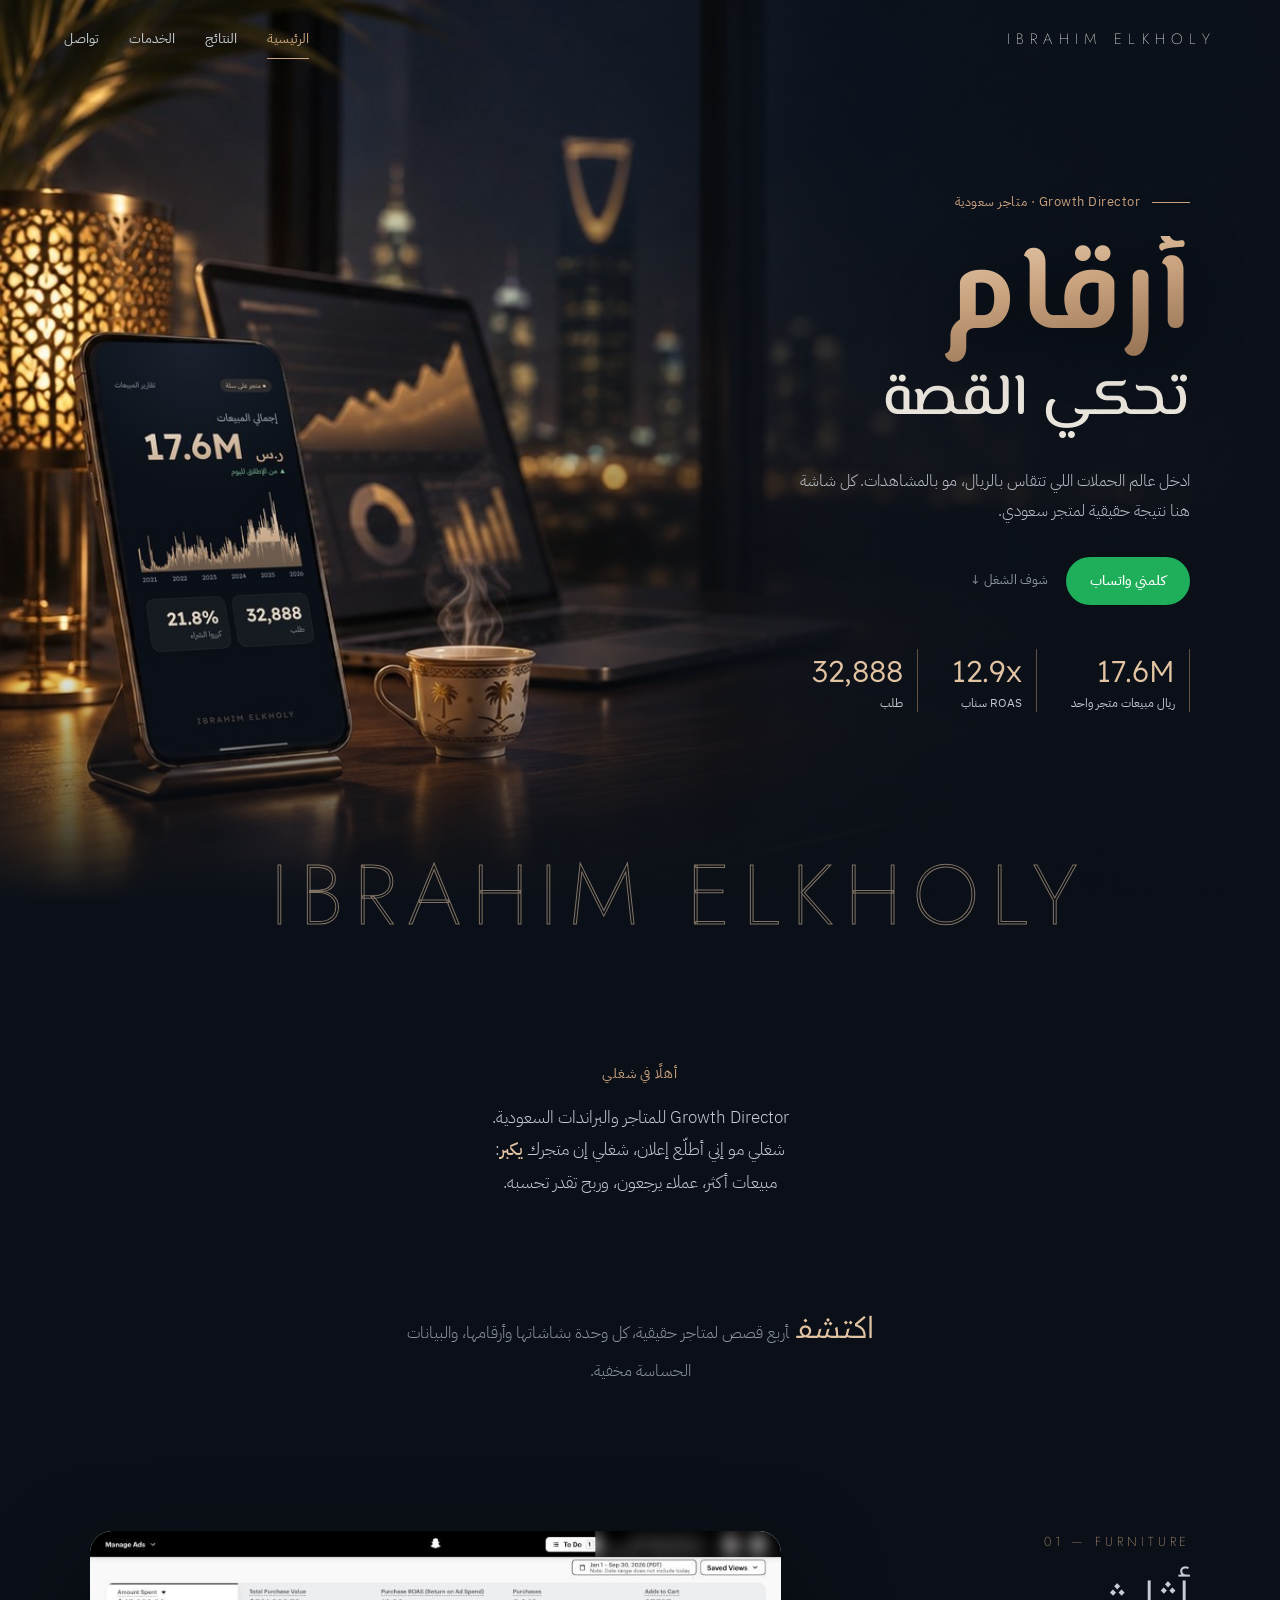
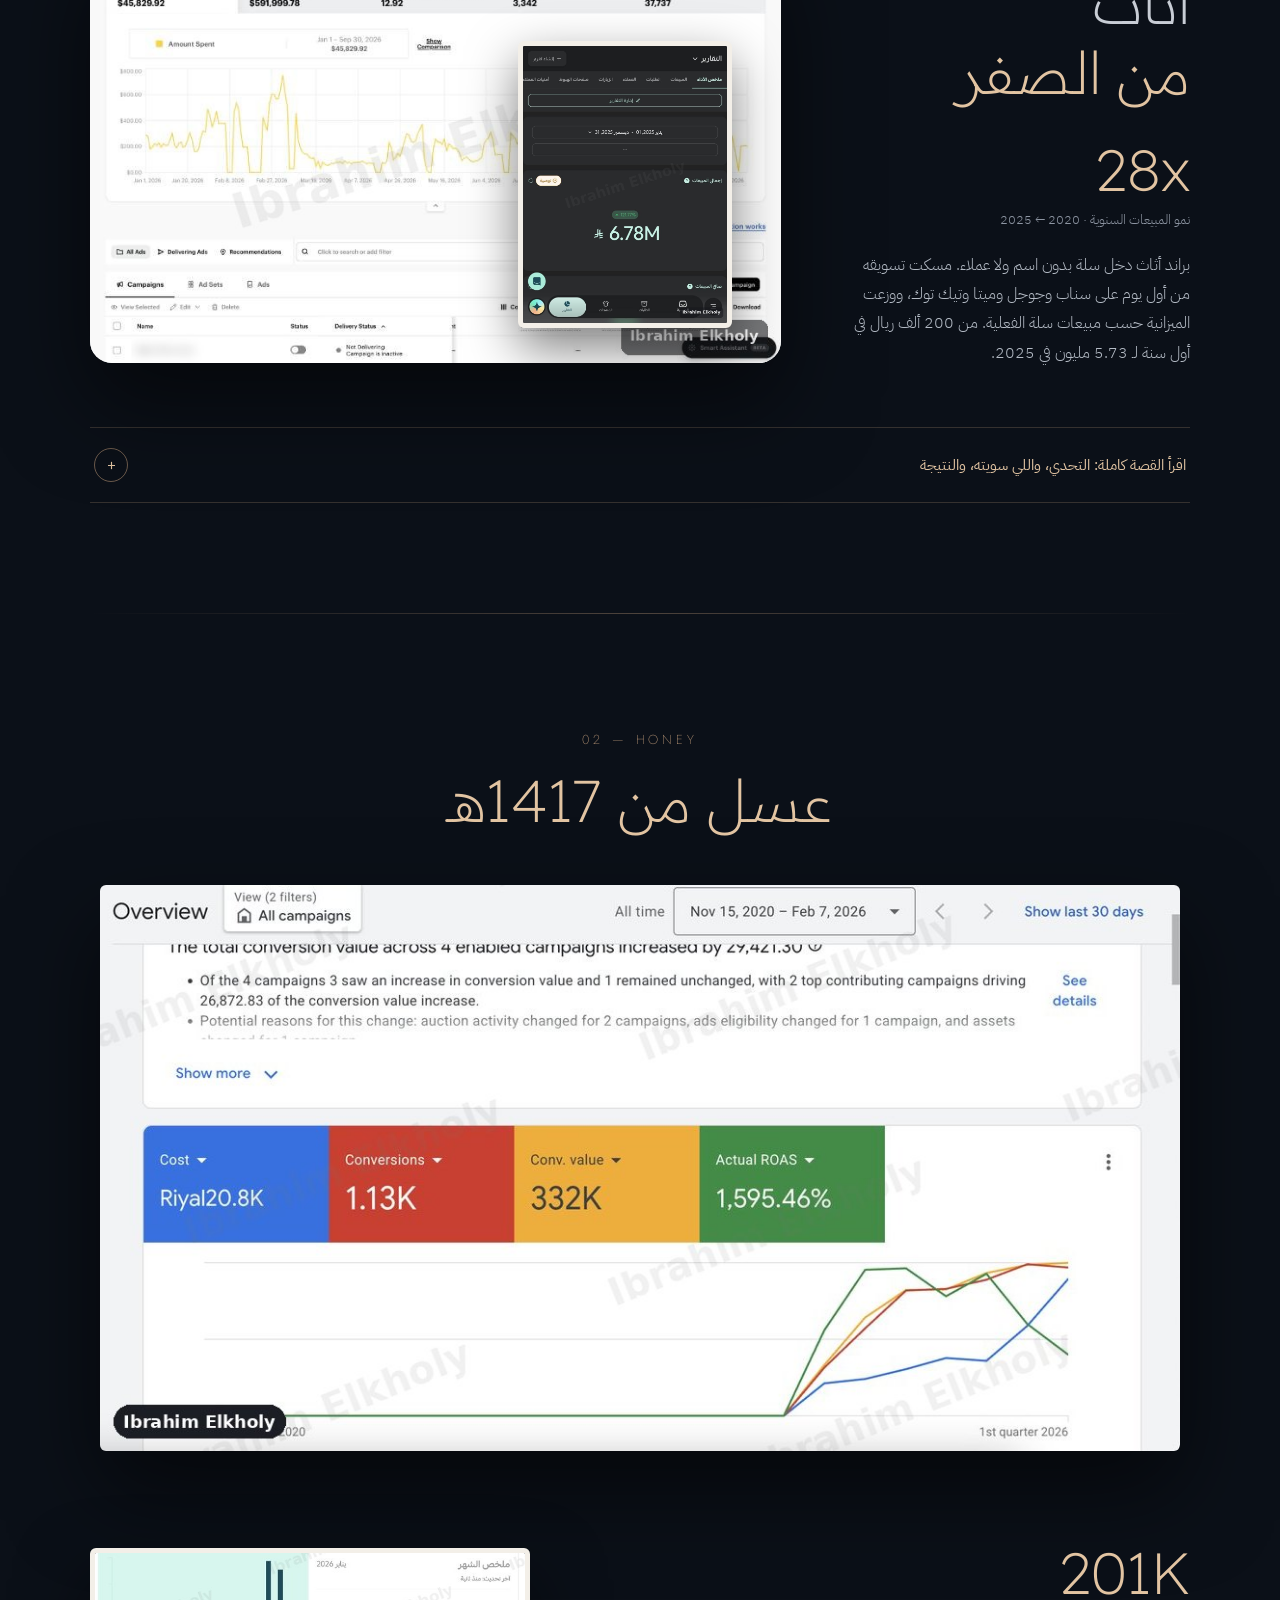
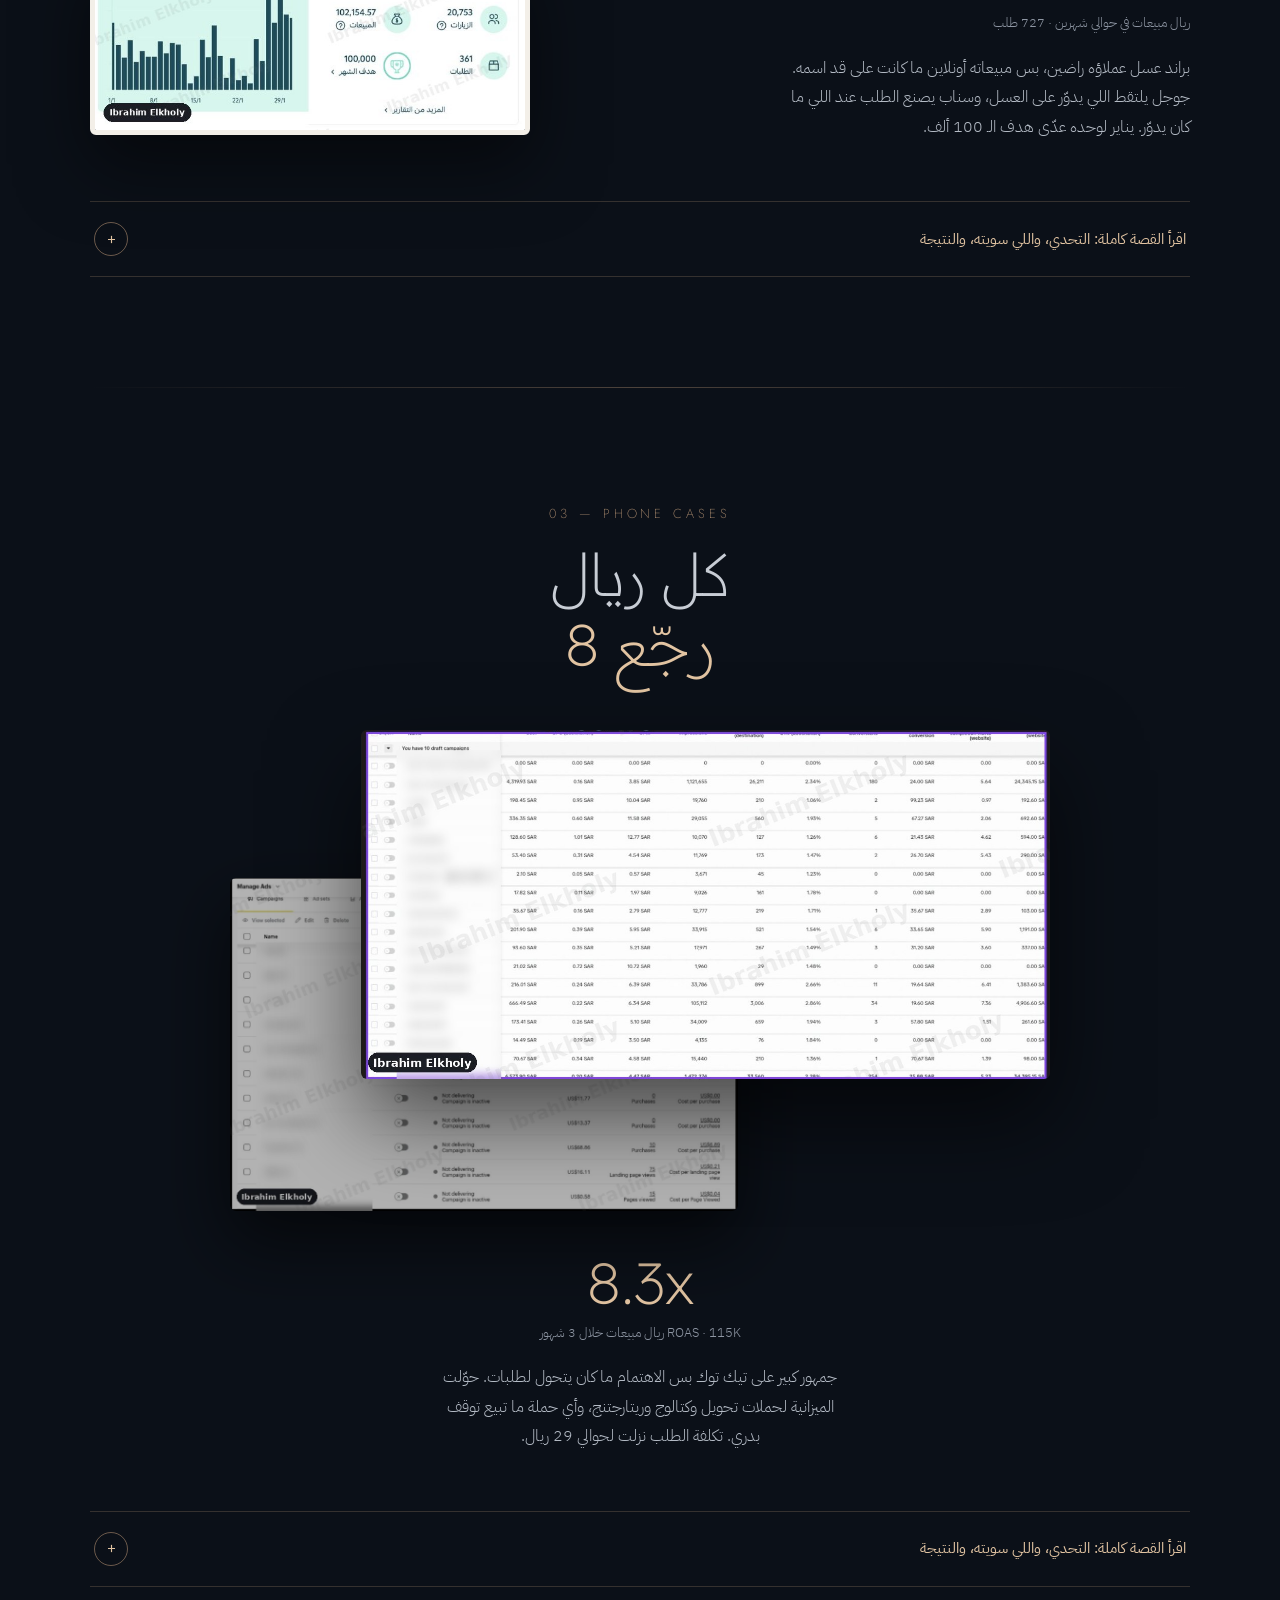
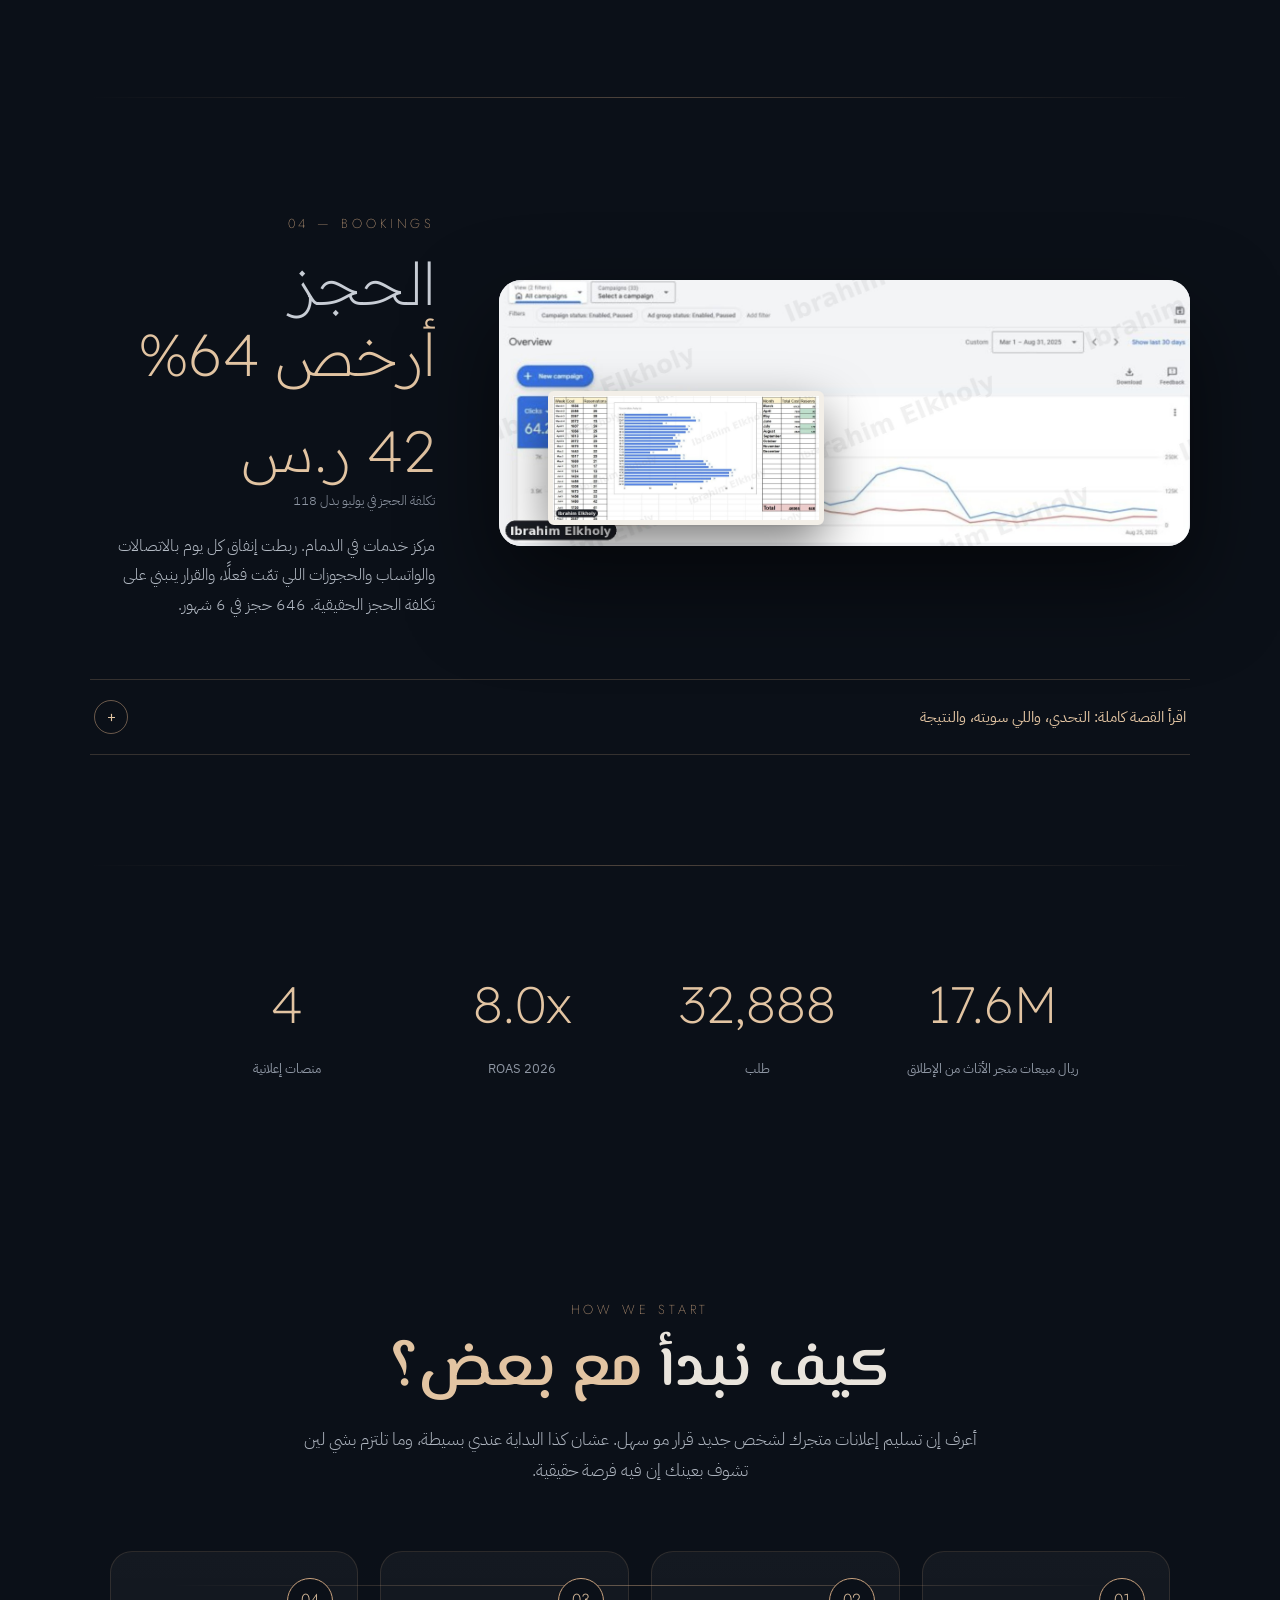
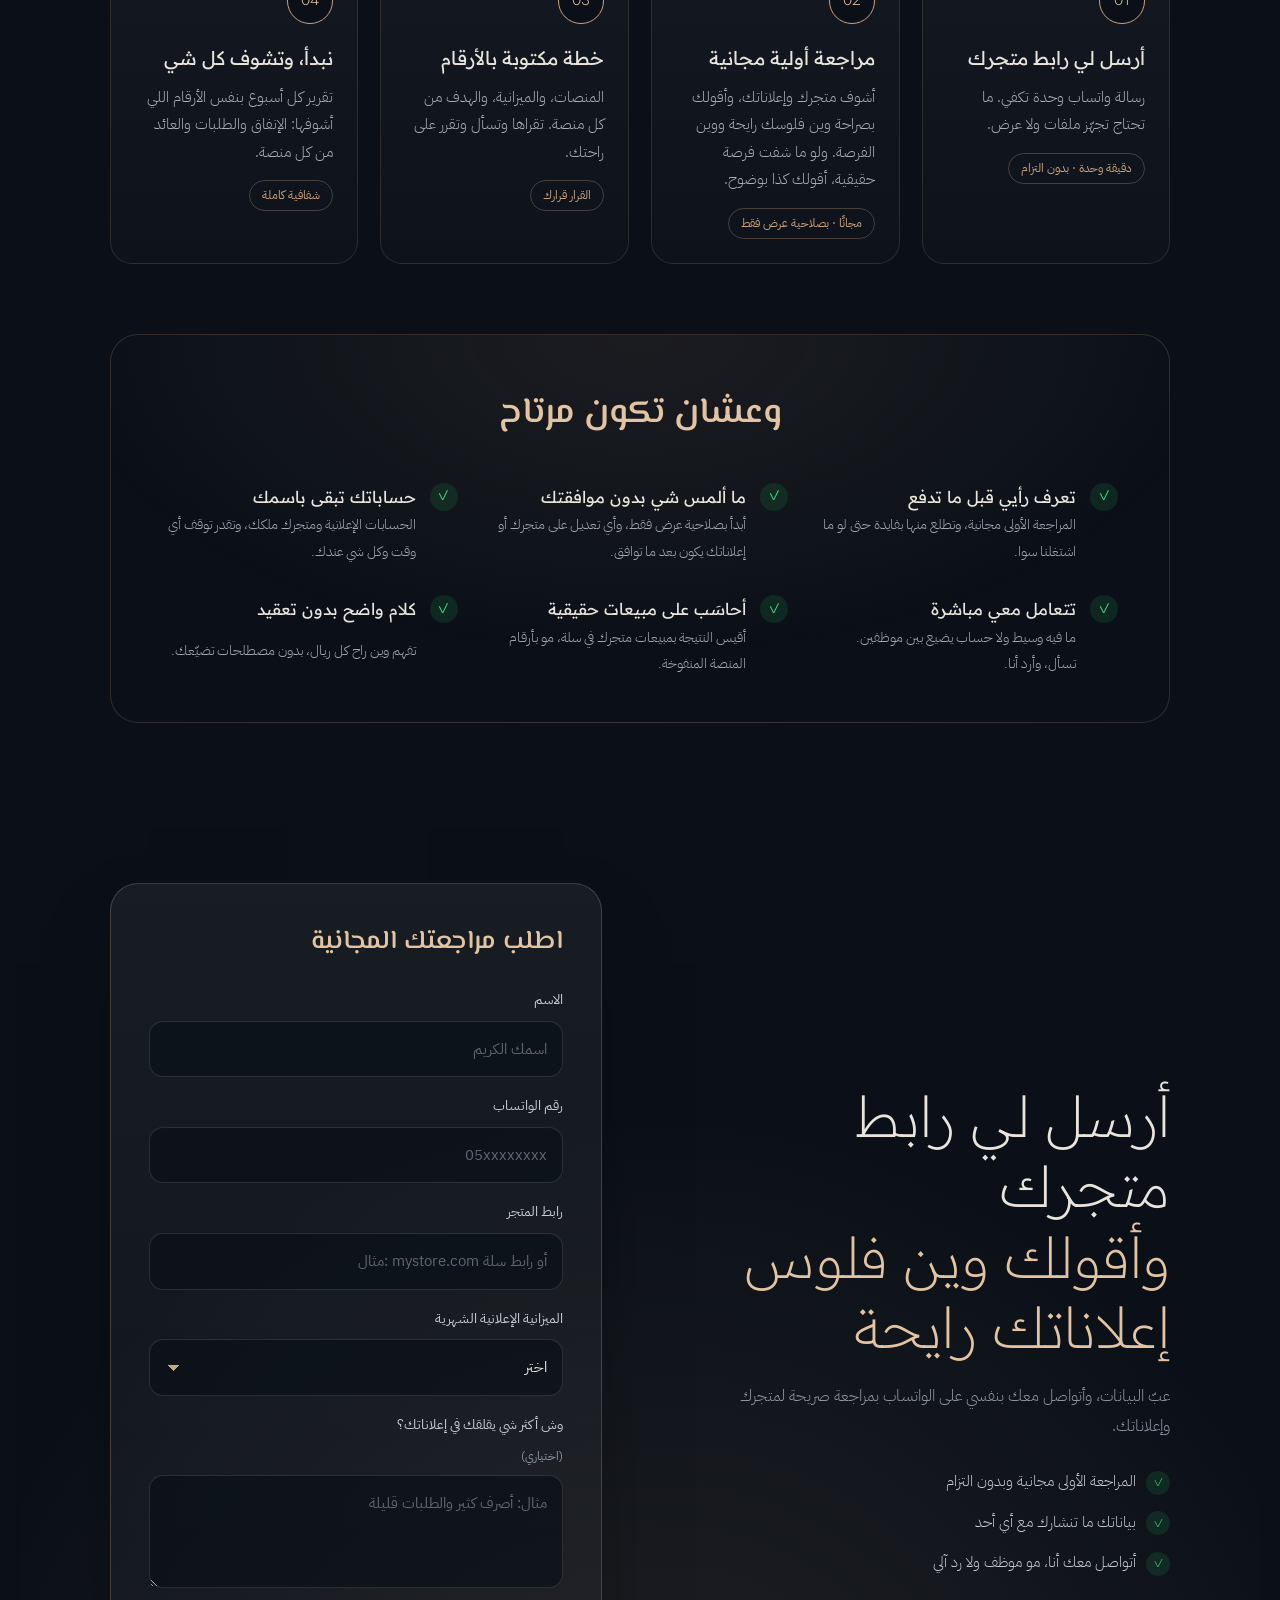
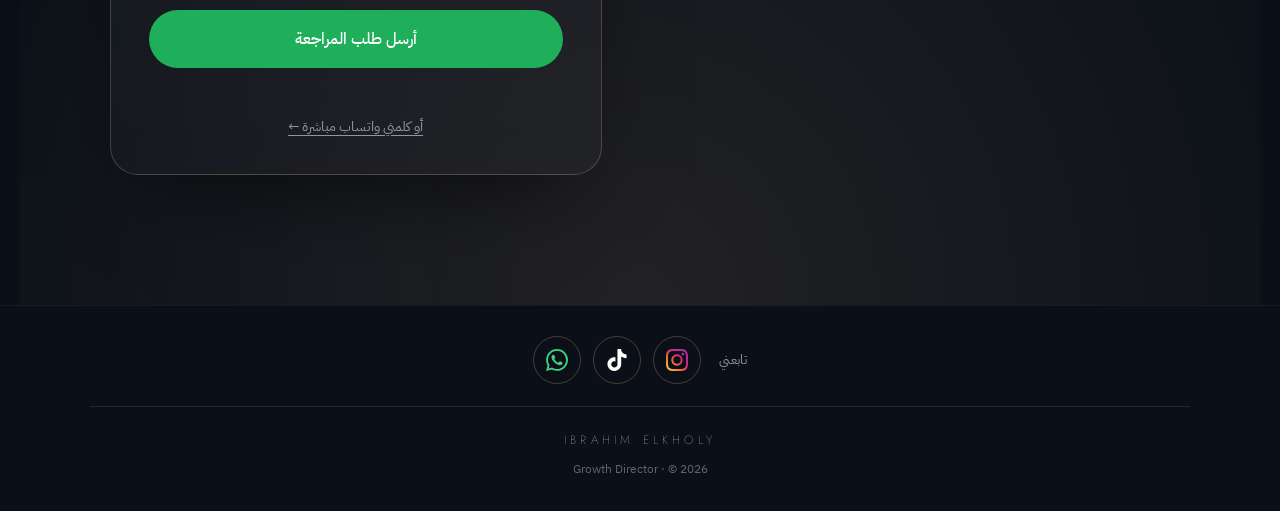
<file: index.html>
<!DOCTYPE html>
<html lang="ar" dir="rtl">
<head>
<meta charset="UTF-8">
<meta name="viewport" content="width=device-width, initial-scale=1">
<title>إبراهيم الخولي | ميديا باير وGrowth Director لمتاجر سلة السعودية</title>
<meta name="description" content="إدارة إعلانات متاجر سلة على سناب وجوجل وتيك توك وميتا بهدف مبيعات حقيقية. متجر أثاث كبر من 200 ألف لـ 5.7 مليون ريال في السنة. مراجعة أولية مجانية.">

<link rel="canonical" href="https://www.ibrahimelkholy.com/">
<meta property="og:url" content="https://www.ibrahimelkholy.com/">
<meta property="og:type" content="website">
<meta property="og:locale" content="ar_SA">
<meta property="og:title" content="إبراهيم الخولي | ميديا باير وGrowth Director لمتاجر سلة السعودية">
<meta property="og:description" content="إدارة إعلانات متاجر سلة على سناب وجوجل وتيك توك وميتا بهدف مبيعات حقيقية. متجر أثاث كبر من 200 ألف لـ 5.7 مليون ريال في السنة. مراجعة أولية مجانية.">
<meta property="og:image" content="https://www.ibrahimelkholy.com/img/og.jpg">
<meta property="og:image:width" content="1200">
<meta property="og:image:height" content="630">
<meta property="og:site_name" content="Ibrahim Elkholy">
<meta name="twitter:card" content="summary_large_image">
<meta name="twitter:image" content="https://www.ibrahimelkholy.com/img/og.jpg">
<script type="application/ld+json">{"@context": "https://schema.org", "@graph": [{"@type": "Person", "@id": "https://www.ibrahimelkholy.com/#person", "name": "إبراهيم الخولي", "alternateName": "Ibrahim Elkholy", "jobTitle": "Growth Director · Media Buyer", "sameAs": ["https://www.instagram.com/elkholy.marketing/", "https://www.tiktok.com/@iibrahimelkholy"], "url": "https://www.ibrahimelkholy.com/", "image": "https://www.ibrahimelkholy.com/img/og.jpg", "knowsAbout": ["إعلانات سناب شات", "إعلانات جوجل", "إعلانات تيك توك", "إعلانات ميتا", "متاجر سلة", "التجارة الإلكترونية", "ميديا باينج"]}, {"@type": "ProfessionalService", "@id": "https://www.ibrahimelkholy.com/#service", "name": "Ibrahim Elkholy — إدارة إعلانات المتاجر", "url": "https://www.ibrahimelkholy.com/", "image": "https://www.ibrahimelkholy.com/img/og.jpg", "description": "إدارة إعلانات متاجر سلة والمتاجر السعودية على سناب وجوجل وتيك توك وميتا بهدف مبيعات حقيقية.", "areaServed": {"@type": "Country", "name": "Saudi Arabia"}, "founder": {"@id": "https://www.ibrahimelkholy.com/#person"}, "telephone": "+966597067966", "inLanguage": "ar", "hasOfferCatalog": {"@type": "OfferCatalog", "name": "الخدمات", "itemListElement": [{"@type": "Offer", "itemOffered": {"@type": "Service", "name": "إدارة الحملات الإعلانية"}}, {"@type": "Offer", "itemOffered": {"@type": "Service", "name": "صناعة محتوى إعلاني"}}, {"@type": "Offer", "itemOffered": {"@type": "Service", "name": "تتبع وتقارير أسبوعية"}}, {"@type": "Offer", "itemOffered": {"@type": "Service", "name": "متابعة طلبات متجر سلة"}}, {"@type": "Offer", "itemOffered": {"@type": "Service", "name": "CRM وتكرار الشراء"}}, {"@type": "Offer", "itemOffered": {"@type": "Service", "name": "سيو المتاجر (SEO)"}}]}}]}</script>
<script type="application/ld+json" id="page-ld">{"@context": "https://schema.org", "@graph": [{"@type": "WebSite", "@id": "https://www.ibrahimelkholy.com/#website", "url": "https://www.ibrahimelkholy.com/", "name": "Ibrahim Elkholy — إبراهيم الخولي", "inLanguage": "ar", "publisher": {"@id": "https://www.ibrahimelkholy.com/#person"}}, {"@type": "WebPage", "@id": "https://www.ibrahimelkholy.com/#webpage", "url": "https://www.ibrahimelkholy.com/", "name": "إبراهيم الخولي | ميديا باير وGrowth Director لمتاجر سلة السعودية", "description": "إدارة إعلانات متاجر سلة على سناب وجوجل وتيك توك وميتا بهدف مبيعات حقيقية. متجر أثاث كبر من 200 ألف لـ 5.7 مليون ريال في السنة. مراجعة أولية مجانية.", "inLanguage": "ar", "isPartOf": {"@id": "https://www.ibrahimelkholy.com/#website"}, "about": {"@id": "https://www.ibrahimelkholy.com/#service"}, "author": {"@id": "https://www.ibrahimelkholy.com/#person"}, "dateModified": "2026-11-23"}]}</script>
<link rel="alternate" hreflang="ar" href="https://www.ibrahimelkholy.com/">
<link rel="alternate" hreflang="x-default" href="https://www.ibrahimelkholy.com/">
<link rel="apple-touch-icon" href="/img/apple-touch-icon.png">
<link rel="alternate" type="text/plain" title="llms.txt" href="/llms.txt">
<meta name="theme-color" content="#0B1018">
<link rel="icon" href="data:image/svg+xml,%3Csvg xmlns=%27http://www.w3.org/2000/svg%27 viewBox=%270 0 64 64%27%3E%3Crect width=%2764%27 height=%2764%27 rx=%2716%27 fill=%27%23121318%27/%3E%3Ctext x=%2732%27 y=%2742%27 font-family=%27Arial%27 font-weight=%27700%27 font-size=%2728%27 fill=%27%23fff%27 text-anchor=%27middle%27%3EIE%3C/text%3E%3Ccircle cx=%2752%27 cy=%2752%27 r=%276%27 fill=%27%23A61E2B%27/%3E%3C/svg%3E">
<link rel="preconnect" href="https://fonts.googleapis.com">
<link rel="preconnect" href="https://fonts.gstatic.com" crossorigin>
<link href="https://fonts.googleapis.com/css2?family=Jost:wght@200;300;400&family=El+Messiri:wght@500;600;700&family=Readex+Pro:wght@200;300;400;500&family=IBM+Plex+Sans+Arabic:wght@300;400;500&display=swap" rel="stylesheet">
<link rel="preload" as="image" href="img/hero-sales.jpg">
<link rel="stylesheet" href="assets/cine.css?v=14">
</head>
<body data-page="home">

<header id="top">
 <a class="logo" href="index.html"><span class="full">IBRAHIM ELKHOLY</span><span class="short">IE</span></a>
 <nav><a class="on" href="index.html">الرئيسية</a><a href="results.html">النتائج</a><a href="services.html">الخدمات</a><a href="contact.html">تواصل</a></nav>
</header>

<section class="hero">
 <div class="hero-bg" id="hbg"></div>
 <div class="h-txt">
  <span class="h-kick rv">Growth Director · متاجر سعودية</span>
  <h1 class="rv"><span class="l1">أرقام</span><span class="l2">تحكي القصة</span></h1>
  <p class="rv d1">ادخل عالم الحملات اللي تتقاس بالريال، مو بالمشاهدات. كل شاشة هنا نتيجة حقيقية لمتجر سعودي.</p>
  <div class="h-soc rv d2"><a class="wa-btn wa" href="#">كلمني واتساب</a><a href="#work">شوف الشغل ↓</a></div>
 </div>
 <div class="h-stats rv d2"><div><b class="num">17.6M</b>ريال مبيعات متجر واحد</div><div><b class="num">12.9x</b>ROAS سناب</div><div><b class="num">32,888</b>طلب</div></div>
</section>

<div class="giant"><span id="gname">IBRAHIM&nbsp;ELKHOLY</span></div>

<section class="welcome">
 <small class="rv">أهلًا في شغلي</small>
 <p class="rv d1">Growth Director للمتاجر والبراندات السعودية.<br>شغلي مو إني أطلّع إعلان، شغلي إن متجرك <b class="grow">يكبر</b>:<br>مبيعات أكثر، عملاء يرجعون، وربح تقدر تحسبه.</p>
</section>

<section class="disc" id="work">
 <p class="rv"><b>اكتشف</b>أربع قصص لمتاجر حقيقية، كل وحدة بشاشاتها وأرقامها، والبيانات الحساسة مخفية.</p>
</section>

<!-- 01 furniture : layout A -->
<section class="ch">
 <div class="la">
  <div class="rv">
   <span class="ch-no">01 — FURNITURE</span>
   <h2>أثاث<br><em>من الصفر</em></h2>
  </div>
  <div class="frame rv d1 zoom" data-src="img/snap-overview.jpg">
   <img src="img/snap-overview.jpg" alt="سناب: ملخص أداء الحساب">
   <div class="inset zoom" data-src="img/salla-2025.jpg"><img src="img/salla-2025.jpg" alt="سلة: مبيعات 2025"></div>
  </div>
  <div class="la-cap rv">
   <p class="cap"><span class="big num">28x</span><span class="lbl">نمو المبيعات السنوية · 2020 ← 2025</span>براند أثاث دخل سلة بدون اسم ولا عملاء. مسكت تسويقه من أول يوم على سناب وجوجل وميتا وتيك توك، ووزعت الميزانية حسب مبيعات سلة الفعلية. من 200 ألف ريال في أول سنة لـ 5.73 مليون في 2025.</p>
  </div>
 </div>
 <details class="story rv"><summary>اقرأ القصة كاملة: التحدي، واللي سويته، والنتيجة <i>+</i></summary><div class="st-g"><div><h5><b>1</b>التحدي</h5><p>براند أثاث جديد دخل سلة في 2020 بدون اسم معروف ولا عملاء سابقين. أول سنة كاملة كانت 683 طلب وحوالي 200 ألف ريال. والأثاث منتج غالي، العميل ما يشتري من أول إعلان: يحتاج يشوف ويقارن ويثق قبل ما يطلب.</p></div><div><h5><b>2</b>اللي سويته</h5><ul><li>مسكت التسويق من أول يوم، وبنيت الحملات على 4 منصات: سناب وجوجل وميتا وتيك توك.</li><li>الميزانية تتوزع حسب المبيعات الفعلية في سلة، مو حسب أرقام المنصة. في 2026: سناب 33%، جوجل 32%، ميتا 18%، تيك توك 17%.</li><li>سناب صار أقوى قناة: 3,342 عملية شراء من يناير لسبتمبر 2026، وROAS 12.9x حسب المنصة.</li><li>متابعة الطلبات تحت التنفيذ بتنبيهات تأخير، عشان ما يضيع طلب ولا يزعل عميل.</li><li>تقرير كل أسبوع بالإنفاق والطلبات والعائد من كل منصة.</li></ul></div><div><h5><b>3</b>النتيجة</h5><p>المبيعات السنوية كبرت 28 ضعف: من 200 ألف ريال في 2020 لـ 5.73 مليون ريال صافي و10,548 طلب في 2025، بنمو 126% عن 2024. وإجمالي المبيعات من الإطلاق تجاوز 17.5 مليون ريال وحوالي 33 ألف طلب.</p></div></div></details>
</section>

<div class="line"></div>

<!-- 02 honey : layout B -->
<section class="ch lb">
 <span class="ch-no rv">02 — HONEY</span>
 <h2 class="rv">عسل من 1417هـ</h2>
 <div class="wide rv d1 zoom" data-src="img/honey-google.jpg"><img src="img/honey-google.jpg" alt="جوجل: 20.8K إنفاق مقابل 332K قيمة تحويلات"></div>
 <div class="lb-row">
  <p class="cap rv"><span class="big num">201K</span><span class="lbl">ريال مبيعات في حوالي شهرين · 727 طلب</span>براند عسل عملاؤه راضين، بس مبيعاته أونلاين ما كانت على قد اسمه. جوجل يلتقط اللي يدوّر على العسل، وسناب يصنع الطلب عند اللي ما كان يدوّر. يناير لوحده عدّى هدف الـ 100 ألف.</p>
  <div class="small rv d1 zoom" data-src="img/honey-salla.jpg"><img src="img/honey-salla.jpg" alt="سلة: يناير 2026"></div>
 </div>
 <details class="story rv"><summary>اقرأ القصة كاملة: التحدي، واللي سويته، والنتيجة <i>+</i></summary><div class="st-g"><div><h5><b>1</b>التحدي</h5><p>براند عسل وعطارة موجود من 1417هـ، وعملاؤه راضين (تقييم 4.9 من 5 على المتجر). بس مبيعاته أونلاين ما كانت على قد اسمه، والمطلوب مبيعات بربح، مو زيارات ومشاهدات.</p></div><div><h5><b>2</b>اللي سويته</h5><ul><li>جوجل بحث وPerformance Max بهدف ROAS، عشان يلتقط اللي يدوّر فعلًا على العسل والعطارة.</li><li>سناب بحملات تحويل، يصنع الطلب عند ناس ما كانت تدوّر.</li><li>حملة تفاعل على تيك توك جابت 445 متابع جديد بـ 1,130 ريال.</li><li>متابعة يومية لمبيعات سلة مقابل هدف الشهر.</li></ul></div><div><h5><b>3</b>النتيجة</h5><p>خلال حوالي شهرين: 201 ألف ريال و727 طلب. يناير لوحده 102 ألف ريال و361 طلب، فوق هدف الشهر (100 ألف). وجوجل لوحده: 20.8 ألف ريال إنفاق رجّعت 332 ألف ريال قيمة تحويلات (16x حسب المنصة).</p></div></div></details>
</section>

<div class="line"></div>

<!-- 03 byleo : layout C -->
<section class="ch lc">
 <span class="ch-no rv">03 — PHONE CASES</span>
 <h2 class="rv">كل ريال<br><em>رجّع 8</em></h2>
 <div class="lc-stage rv d1">
  <div class="m1 zoom" data-src="img/byleo-tiktok.jpg"><img src="img/byleo-tiktok.jpg" alt="تيك توك: 254 طلب"></div>
  <div class="m2 zoom" data-src="img/byleo-snap.jpg"><img src="img/byleo-snap.jpg" alt="سناب: اختبار حملات"></div>
 </div>
 <p class="cap rv"><span class="big num">8.3x</span><span class="lbl">ROAS · 115K ريال مبيعات خلال 3 شهور</span>جمهور كبير على تيك توك بس الاهتمام ما كان يتحول لطلبات. حوّلت الميزانية لحملات تحويل وكتالوج وريتارجتنج، وأي حملة ما تبيع توقف بدري. تكلفة الطلب نزلت لحوالي 29 ريال.</p>
 <details class="story rv"><summary>اقرأ القصة كاملة: التحدي، واللي سويته، والنتيجة <i>+</i></summary><div class="st-g"><div><h5><b>1</b>التحدي</h5><p>براند كفرات جوال عنده جمهور كبير على تيك توك، بس الاهتمام ما كان يتحول لطلبات. وسعر المنتج بسيط، فأي تكلفة طلب عالية تاكل الربح كله.</p></div><div><h5><b>2</b>اللي سويته</h5><ul><li>حوّلت الميزانية من الوصول والتفاعل لحملات تحويل وكتالوج وريتارجتنج.</li><li>اختبرت أكثر من حملة بنفس الوقت، وأي حملة ما تجيب طلبات توقف بدري.</li><li>تيك توك: 6,573 ريال إنفاق جابت 254 طلب.</li><li>سناب: حوالي 1,700 دولار جابت 222 طلب، وحملة وحدة لحالها جابت 179 عملية شراء.</li></ul></div><div><h5><b>3</b>النتيجة</h5><p>خلال 3 شهور: 115,541 ريال مبيعات مقابل 13,875 ريال إنفاق. يعني كل ريال إعلان رجّع حوالي 8 ريال، وتكلفة الطلب حوالي 29 ريال.</p></div></div></details>
</section>

<div class="line"></div>

<!-- 04 services : layout A reversed -->
<section class="ch">
 <div class="la rev">
  <div class="rv">
   <span class="ch-no">04 — BOOKINGS</span>
   <h2>الحجز<br><em>أرخص 64%</em></h2>
  </div>
  <div class="frame rv d1 zoom" data-src="img/svc-google.jpg">
   <img src="img/svc-google.jpg" alt="جوجل: حملات البحث">
   <div class="inset zoom" data-src="img/svc-sheet.jpg" style="width:40%"><img src="img/svc-sheet.jpg" alt="تقرير الحجوزات"></div>
  </div>
  <div class="la-cap rv">
   <p class="cap"><span class="big num">42 ر.س</span><span class="lbl">تكلفة الحجز في يوليو بدل 118</span>مركز خدمات في الدمام. ربطت إنفاق كل يوم بالاتصالات والواتساب والحجوزات اللي تمّت فعلًا، والقرار ينبني على تكلفة الحجز الحقيقية. 646 حجز في 6 شهور.</p>
  </div>
 </div>
 <details class="story rv"><summary>اقرأ القصة كاملة: التحدي، واللي سويته، والنتيجة <i>+</i></summary><div class="st-g"><div><h5><b>1</b>التحدي</h5><p>مركز خدمات في الدمام يعتمد على الحجوزات. في أول شهر (مارس 2025) كانت تكلفة الحجز الواحد حوالي 118 ريال، والمنصات تعدّ نقرات واتصالات، مو حجوزات فعلية.</p></div><div><h5><b>2</b>اللي سويته</h5><ul><li>جوجل بحث للي يدوّر على الخدمة وقت ما يحتاجها.</li><li>تيك توك بحملات زيارات وريتارجتنج للي شاف المركز وما حجز.</li><li>شيت يومي يربط إنفاق كل يوم بالاتصالات ورسائل الواتساب والحجوزات اللي تمّت فعلًا.</li><li>القرارات تنبني على تكلفة الحجز الحقيقية، مو على أرقام المنصة.</li></ul></div><div><h5><b>3</b>النتيجة</h5><p>646 حجز في 6 شهور بمتوسط 71 ريال للحجز. وفي يوليو: 179 حجز بتكلفة 42 ريال بدل 118، يعني التكلفة نزلت 64%.</p></div></div></details>
</section>

<div class="line"></div>

<section class="stats">
 <div class="rv"><b>17.6M</b><span>ريال مبيعات متجر الأثاث من الإطلاق</span></div>
 <div class="rv d1"><b>32,888</b><span>طلب</span></div>
 <div class="rv d2"><b>8.0x</b><span>ROAS 2026</span></div>
 <div class="rv d2"><b>4</b><span>منصات إعلانية</span></div>
</section>

<section class="start" id="start">
 <div class="st-head">
  <span class="ch-no rv">HOW WE START</span>
  <h2 class="rv">كيف نبدأ <em>مع بعض؟</em></h2>
  <p class="rv d1">أعرف إن تسليم إعلانات متجرك لشخص جديد قرار مو سهل. عشان كذا البداية عندي بسيطة، وما تلتزم بشي لين تشوف بعينك إن فيه فرصة حقيقية.</p>
 </div>
 <ol class="st-steps">
  <li class="rv"><span class="sn">01</span><h3>أرسل لي رابط متجرك</h3><p>رسالة واتساب وحدة تكفي. ما تحتاج تجهّز ملفات ولا عرض.</p><small>دقيقة وحدة · بدون التزام</small></li>
  <li class="rv d1"><span class="sn">02</span><h3>مراجعة أولية مجانية</h3><p>أشوف متجرك وإعلاناتك، وأقولك بصراحة وين فلوسك رايحة ووين الفرصة. ولو ما شفت فرصة حقيقية، أقولك كذا بوضوح.</p><small>مجانًا · بصلاحية عرض فقط</small></li>
  <li class="rv d2"><span class="sn">03</span><h3>خطة مكتوبة بالأرقام</h3><p>المنصات، والميزانية، والهدف من كل منصة. تقراها وتسأل وتقرر على راحتك.</p><small>القرار قرارك</small></li>
  <li class="rv d2"><span class="sn">04</span><h3>نبدأ، وتشوف كل شي</h3><p>تقرير كل أسبوع بنفس الأرقام اللي أشوفها: الإنفاق والطلبات والعائد من كل منصة.</p><small>شفافية كاملة</small></li>
 </ol>
 <div class="calm">
  <h3 class="rv">وعشان تكون مرتاح</h3>
  <div class="calm-g">
   <div class="rv"><i>✓</i><b>تعرف رأيي قبل ما تدفع</b><span>المراجعة الأولى مجانية، وتطلع منها بفايدة حتى لو ما اشتغلنا سوا.</span></div>
   <div class="rv d1"><i>✓</i><b>ما ألمس شي بدون موافقتك</b><span>أبدأ بصلاحية عرض فقط، وأي تعديل على متجرك أو إعلاناتك يكون بعد ما توافق.</span></div>
   <div class="rv d2"><i>✓</i><b>حساباتك تبقى باسمك</b><span>الحسابات الإعلانية ومتجرك ملكك، وتقدر توقف أي وقت وكل شي عندك.</span></div>
   <div class="rv"><i>✓</i><b>تتعامل معي مباشرة</b><span>ما فيه وسيط ولا حساب يضيع بين موظفين. تسأل، وأرد أنا.</span></div>
   <div class="rv d1"><i>✓</i><b>أحاسَب على مبيعات حقيقية</b><span>أقيس النتيجة بمبيعات متجرك في سلة، مو بأرقام المنصة المنفوخة.</span></div>
   <div class="rv d2"><i>✓</i><b>كلام واضح بدون تعقيد</b><span>تفهم وين راح كل ريال، بدون مصطلحات تضيّعك.</span></div>
  </div>
 </div>
</section>

<section class="cta lead" id="contact">
 <div class="lead-txt">
  <h2 class="rv">أرسل لي رابط متجرك<br><em>وأقولك وين فلوس إعلاناتك رايحة</em></h2>
  <p class="rv d1">عبّ البيانات، وأتواصل معك بنفسي على الواتساب بمراجعة صريحة لمتجرك وإعلاناتك.</p>
  <ul class="lead-ok rv d2">
   <li><i>✓</i>المراجعة الأولى مجانية وبدون التزام</li>
   <li><i>✓</i>بياناتك ما تنشارك مع أي أحد</li>
   <li><i>✓</i>أتواصل معك أنا، مو موظف ولا رد آلي</li>
  </ul>
 </div>
 <form class="lead-form rv d1" id="leadForm" novalidate>
  <h3>اطلب مراجعتك المجانية</h3>
  <label>الاسم<input name="name" autocomplete="name" required maxlength="80" placeholder="اسمك الكريم"></label>
  <label>رقم الواتساب<input name="phone" type="tel" inputmode="tel" autocomplete="tel" required maxlength="20" placeholder="05xxxxxxxx" dir="ltr"></label>
  <label>رابط المتجر<input name="store" type="text" inputmode="url" maxlength="200" placeholder="مثال: mystore.com أو رابط سلة" dir="ltr"></label>
  <label>الميزانية الإعلانية الشهرية
   <select name="budget" required>
    <option value="" disabled selected>اختر</option>
    <option>لسه ما بدأت إعلانات</option>
    <option>أقل من 5,000 ريال</option>
    <option>5,000 – 15,000 ريال</option>
    <option>15,000 – 50,000 ريال</option>
    <option>أكثر من 50,000 ريال</option>
   </select>
  </label>
  <label>وش أكثر شي يقلقك في إعلاناتك؟ <small>(اختياري)</small><textarea name="note" rows="3" maxlength="600" placeholder="مثال: أصرف كثير والطلبات قليلة"></textarea></label>
  <input type="text" name="website" class="hp" tabindex="-1" autocomplete="off" aria-hidden="true">
  <button type="submit" class="wa-big lead-btn">أرسل طلب المراجعة</button>
  <p class="lead-msg" id="leadMsg" role="status"></p>
  <a class="lead-alt wa" href="#">أو كلمني واتساب مباشرة ←</a>
 </form>
</section>

<a class="fab wa" id="fab" href="#">واتساب</a>
<footer>
 <div class="soc" aria-label="حساباتي على السوشيال ميديا">
  <span class="soc-t">تابعني</span>
  <a href="https://www.instagram.com/elkholy.marketing/" target="_blank" rel="noopener me" aria-label="إنستجرام @elkholy.marketing"><img class="ico" src="img/icons/ig.svg?v=2" alt="" width="22" height="22"></a>
  <a href="https://www.tiktok.com/@iibrahimelkholy" target="_blank" rel="noopener me" aria-label="تيك توك @iibrahimelkholy"><img class="ico" src="img/icons/tt.svg" alt="" width="22" height="22"></a>
  <a href="https://wa.me/966597067966" target="_blank" rel="noopener" aria-label="واتساب"><img class="ico" src="img/icons/wa.svg" alt="" width="22" height="22"></a>
 </div>
 <span class="lat">IBRAHIM ELKHOLY</span>Growth Director · © <span id="yr"></span>
</footer>

<div class="lb-box" id="lbx"><img alt=""></div>

<script src="assets/cine.js?v=8"></script>
</body>
</html>
</file>
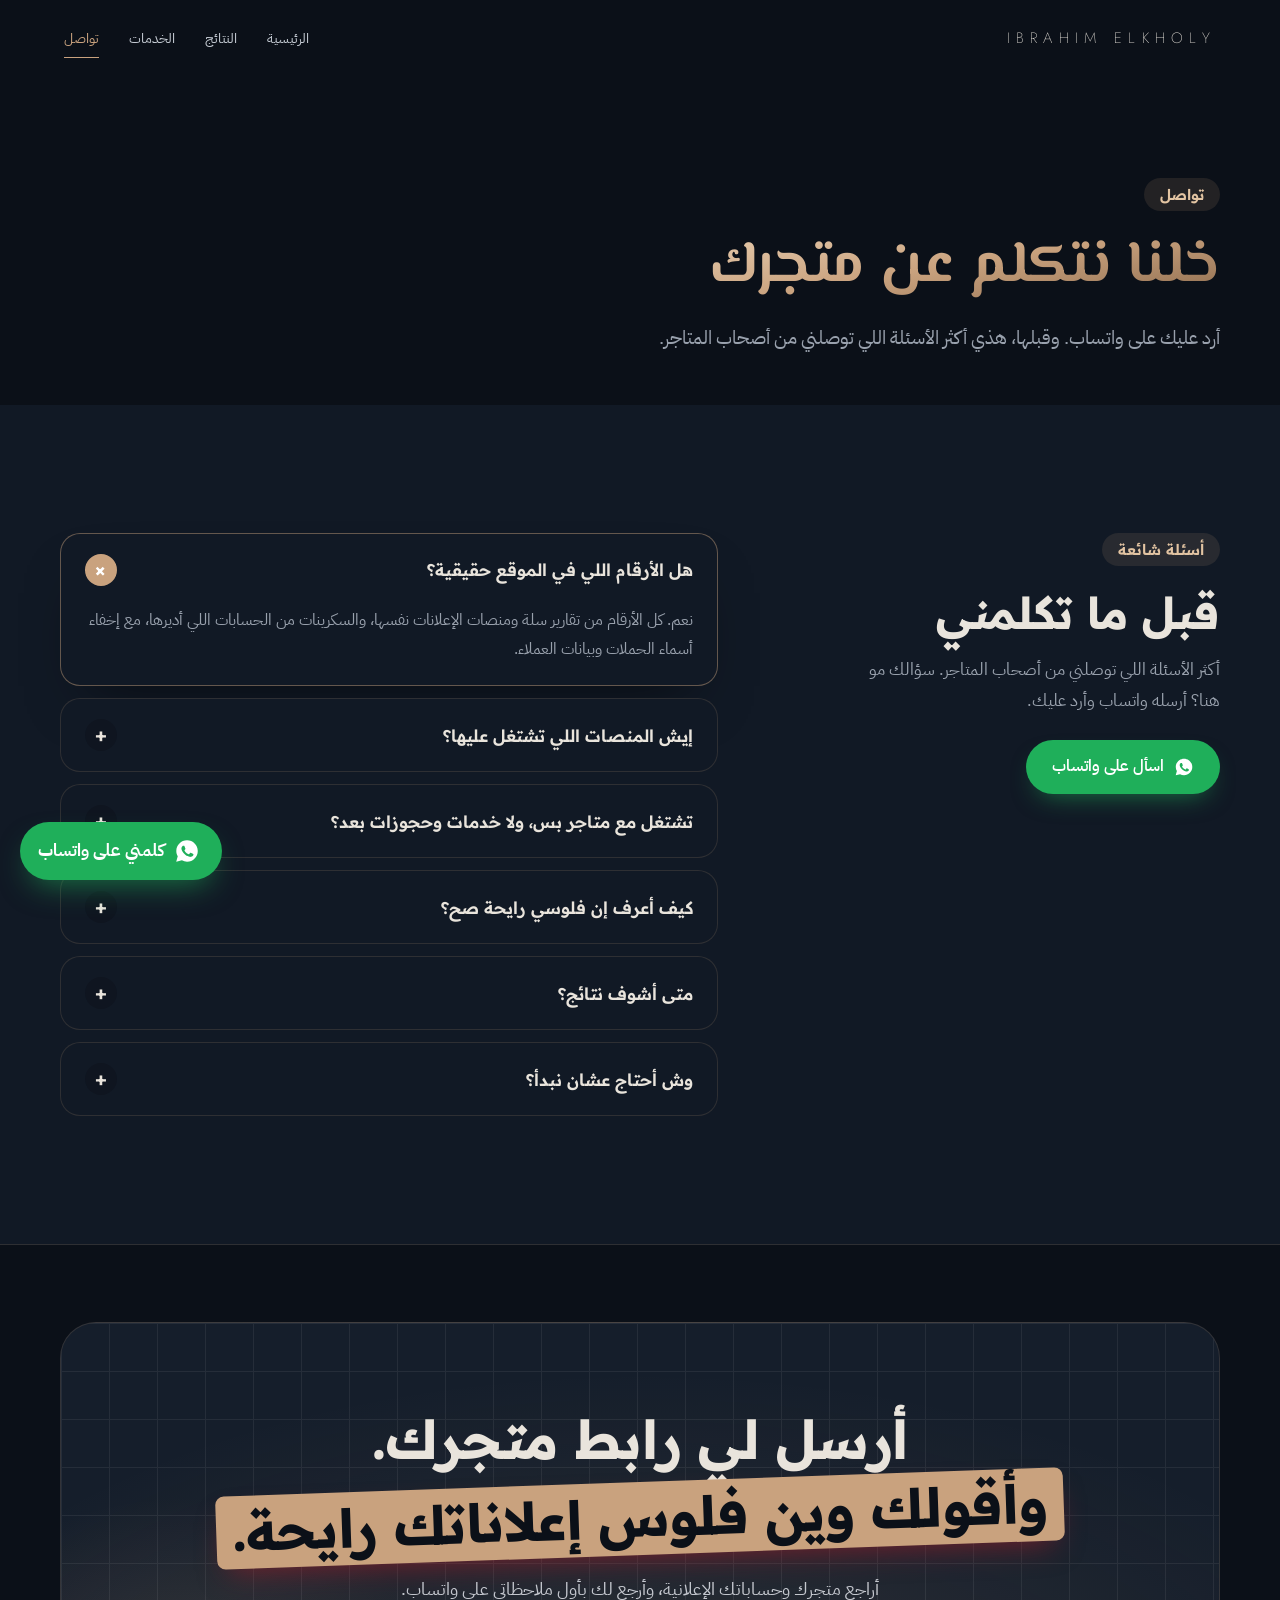
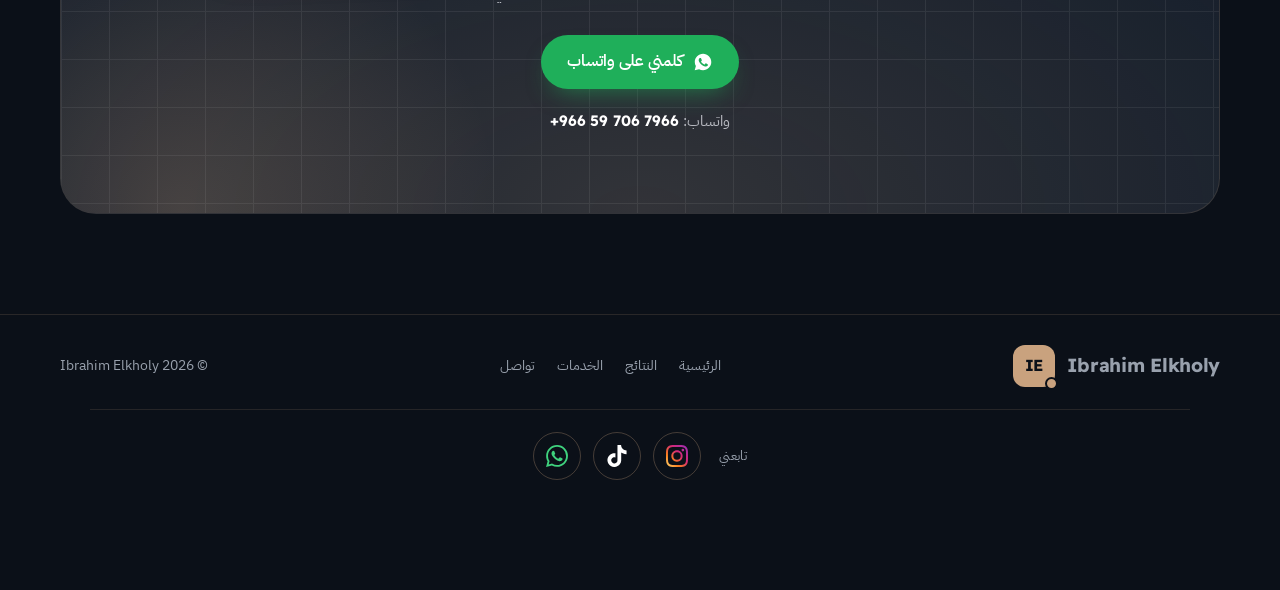
<file: contact.html>
<!DOCTYPE html>
<html lang="ar" dir="rtl">
<head>
<meta charset="UTF-8">
<meta name="viewport" content="width=device-width, initial-scale=1">
<title>تواصل مع إبراهيم الخولي | مراجعة مجانية لإعلانات متجرك</title>
<meta name="description" content="أرسل رابط متجرك على واتساب، وأرجع لك بمراجعة صريحة لحساباتك الإعلانية: وين فلوسك رايحة ووين الفرصة.">

<link rel="canonical" href="https://www.ibrahimelkholy.com/contact">
<meta property="og:url" content="https://www.ibrahimelkholy.com/contact">
<meta property="og:type" content="website">
<meta property="og:locale" content="ar_SA">
<meta property="og:title" content="تواصل مع إبراهيم الخولي | مراجعة مجانية لإعلانات متجرك">
<meta property="og:description" content="أرسل رابط متجرك على واتساب، وأرجع لك بمراجعة صريحة لحساباتك الإعلانية: وين فلوسك رايحة ووين الفرصة.">
<meta property="og:image" content="https://www.ibrahimelkholy.com/img/og.jpg">
<meta property="og:image:width" content="1200">
<meta property="og:image:height" content="630">
<meta property="og:site_name" content="Ibrahim Elkholy">
<meta name="twitter:card" content="summary_large_image">
<meta name="twitter:image" content="https://www.ibrahimelkholy.com/img/og.jpg">
<script type="application/ld+json">{"@context": "https://schema.org", "@graph": [{"@type": "Person", "@id": "https://www.ibrahimelkholy.com/#person", "name": "إبراهيم الخولي", "alternateName": "Ibrahim Elkholy", "jobTitle": "Growth Director · Media Buyer", "sameAs": ["https://www.instagram.com/elkholy.marketing/", "https://www.tiktok.com/@iibrahimelkholy"], "url": "https://www.ibrahimelkholy.com/", "image": "https://www.ibrahimelkholy.com/img/og.jpg", "knowsAbout": ["إعلانات سناب شات", "إعلانات جوجل", "إعلانات تيك توك", "إعلانات ميتا", "متاجر سلة", "التجارة الإلكترونية", "ميديا باينج"]}, {"@type": "ProfessionalService", "@id": "https://www.ibrahimelkholy.com/#service", "name": "Ibrahim Elkholy — إدارة إعلانات المتاجر", "url": "https://www.ibrahimelkholy.com/", "image": "https://www.ibrahimelkholy.com/img/og.jpg", "description": "إدارة إعلانات متاجر سلة والمتاجر السعودية على سناب وجوجل وتيك توك وميتا بهدف مبيعات حقيقية.", "areaServed": {"@type": "Country", "name": "Saudi Arabia"}, "founder": {"@id": "https://www.ibrahimelkholy.com/#person"}, "telephone": "+966597067966", "inLanguage": "ar", "hasOfferCatalog": {"@type": "OfferCatalog", "name": "الخدمات", "itemListElement": [{"@type": "Offer", "itemOffered": {"@type": "Service", "name": "إدارة الحملات الإعلانية"}}, {"@type": "Offer", "itemOffered": {"@type": "Service", "name": "صناعة محتوى إعلاني"}}, {"@type": "Offer", "itemOffered": {"@type": "Service", "name": "تتبع وتقارير أسبوعية"}}, {"@type": "Offer", "itemOffered": {"@type": "Service", "name": "متابعة طلبات متجر سلة"}}, {"@type": "Offer", "itemOffered": {"@type": "Service", "name": "CRM وتكرار الشراء"}}, {"@type": "Offer", "itemOffered": {"@type": "Service", "name": "سيو المتاجر (SEO)"}}]}}]}</script>
<script type="application/ld+json" id="page-ld">{"@context": "https://schema.org", "@graph": [{"@type": "WebPage", "@id": "https://www.ibrahimelkholy.com/contact#webpage", "url": "https://www.ibrahimelkholy.com/contact", "name": "تواصل مع إبراهيم الخولي | مراجعة مجانية لإعلانات متجرك", "description": "أرسل رابط متجرك على واتساب، وأرجع لك بمراجعة صريحة لحساباتك الإعلانية: وين فلوسك رايحة ووين الفرصة.", "inLanguage": "ar", "isPartOf": {"@id": "https://www.ibrahimelkholy.com/#website"}, "about": {"@id": "https://www.ibrahimelkholy.com/#service"}, "author": {"@id": "https://www.ibrahimelkholy.com/#person"}, "dateModified": "2026-11-23"}, {"@type": "BreadcrumbList", "itemListElement": [{"@type": "ListItem", "position": 1, "name": "الرئيسية", "item": "https://www.ibrahimelkholy.com/"}, {"@type": "ListItem", "position": 2, "name": "تواصل", "item": "https://www.ibrahimelkholy.com/contact"}]}, {"@type": "FAQPage", "mainEntity": [{"@type": "Question", "name": "هل الأرقام اللي في الموقع حقيقية؟", "acceptedAnswer": {"@type": "Answer", "text": "نعم. كل الأرقام من تقارير سلة ومنصات الإعلانات نفسها، والسكرينات من الحسابات اللي أديرها، مع إخفاء أسماء الحملات وبيانات العملاء."}}, {"@type": "Question", "name": "إيش المنصات اللي تشتغل عليها؟", "acceptedAnswer": {"@type": "Answer", "text": "سناب شات، جوجل، تيك توك، وميتا (فيسبوك وإنستقرام)، مع متاجر سلة. وأوزع الميزانية حسب المنصة اللي تجيب مبيعات لمتجرك فعلًا."}}, {"@type": "Question", "name": "تشتغل مع متاجر بس، ولا خدمات وحجوزات بعد؟", "acceptedAnswer": {"@type": "Answer", "text": "الاثنين. أغلب شغلي متاجر إلكترونية، وعندي تجربة مع مركز خدمات في الدمام نزلت فيه تكلفة الحجز من 118 لـ 42 ريال."}}, {"@type": "Question", "name": "كيف أعرف إن فلوسي رايحة صح؟", "acceptedAnswer": {"@type": "Answer", "text": "كل أسبوع يوصلك تقرير بالأرقام: الإنفاق، الطلبات، تكلفة الطلب، والـ ROAS من كل منصة، مع التعديلات اللي بنسويها الأسبوع الجاي."}}, {"@type": "Question", "name": "متى أشوف نتائج؟", "acceptedAnswer": {"@type": "Answer", "text": "أول الأسابيع للاختبار وجمع البيانات، وبعدها نكبّر اللي يجيب مبيعات. ومن أول أسبوع يوصلك تقرير بالأرقام، فتعرف وين وصلنا بدون ما تنتظر."}}, {"@type": "Question", "name": "وش أحتاج عشان نبدأ؟", "acceptedAnswer": {"@type": "Answer", "text": "رابط متجرك، وصلاحية على حساباتك الإعلانية لو موجودة. أبدأ بتحليل الوضع الحالي، وبعدها خطة بالأرقام قبل ما نصرف ريال."}}]}]}</script>
<link rel="alternate" hreflang="ar" href="https://www.ibrahimelkholy.com/contact">
<link rel="alternate" hreflang="x-default" href="https://www.ibrahimelkholy.com/contact">
<link rel="apple-touch-icon" href="/img/apple-touch-icon.png">
<link rel="alternate" type="text/plain" title="llms.txt" href="/llms.txt">
<meta name="theme-color" content="#0B1018">
<link rel="icon" href="data:image/svg+xml,%3Csvg xmlns=%27http://www.w3.org/2000/svg%27 viewBox=%270 0 64 64%27%3E%3Crect width=%2764%27 height=%2764%27 rx=%2716%27 fill=%27%23121318%27/%3E%3Ctext x=%2732%27 y=%2742%27 font-family=%27Arial%27 font-weight=%27700%27 font-size=%2728%27 fill=%27%23fff%27 text-anchor=%27middle%27%3EIE%3C/text%3E%3Ccircle cx=%2752%27 cy=%2752%27 r=%276%27 fill=%27%23A61E2B%27/%3E%3C/svg%3E">

<link rel="preconnect" href="https://fonts.googleapis.com">
<link rel="preconnect" href="https://fonts.gstatic.com" crossorigin>
<link href="https://fonts.googleapis.com/css2?family=Jost:wght@200;300&family=El+Messiri:wght@600;700&family=Readex+Pro:wght@400;500;600;700&family=IBM+Plex+Sans+Arabic:wght@400;500;600;700&display=swap" rel="stylesheet">
<link rel="stylesheet" href="assets/site.css?v=3">
<link rel="stylesheet" href="assets/dark.css?v=13">
</head>
<body data-page="contact">
<header id="top">
 <a class="logo" href="index.html"><span class="full">IBRAHIM ELKHOLY</span><span class="short">IE</span></a>
 <nav><a href="index.html">الرئيسية</a><a href="results.html">النتائج</a><a href="services.html">الخدمات</a><a href="contact.html" class="on">تواصل</a></nav>
</header>
<main>
<section class="phd"><div class="wrap"><span class="tag">تواصل</span><h1>خلنا نتكلم عن متجرك</h1><p>أرد عليك على واتساب. وقبلها، هذي أكثر الأسئلة اللي توصلني من أصحاب المتاجر.</p></div></section>
<!-- ================= FAQ ================= -->
<section id="faq" class="alt" style="border-top:0">
  <div class="wrap faq">
    <div class="faq-side rv">
      <span class="tag">أسئلة شائعة</span>
      <h2>قبل ما تكلمني</h2>
      <p>أكثر الأسئلة اللي توصلني من أصحاب المتاجر. سؤالك مو هنا؟ أرسله واتساب وأرد عليك.</p>
      <a class="btn btn-wa wa" href="#"><svg viewBox="0 0 24 24" fill="#fff"><use href="#wa-i"/></svg>اسأل على واتساب</a>
    </div>
    <div class="qs rv">
      <details class="q" open><summary>هل الأرقام اللي في الموقع حقيقية؟<i></i></summary><p>نعم. كل الأرقام من تقارير سلة ومنصات الإعلانات نفسها، والسكرينات من الحسابات اللي أديرها، مع إخفاء أسماء الحملات وبيانات العملاء.</p></details>
      <details class="q"><summary>إيش المنصات اللي تشتغل عليها؟<i></i></summary><p>سناب شات، جوجل، تيك توك، وميتا (فيسبوك وإنستقرام)، مع متاجر سلة. وأوزع الميزانية حسب المنصة اللي تجيب مبيعات لمتجرك فعلًا.</p></details>
      <details class="q"><summary>تشتغل مع متاجر بس، ولا خدمات وحجوزات بعد؟<i></i></summary><p>الاثنين. أغلب شغلي متاجر إلكترونية، وعندي تجربة مع مركز خدمات في الدمام نزلت فيه تكلفة الحجز من 118 لـ 42 ريال.</p></details>
      <details class="q"><summary>كيف أعرف إن فلوسي رايحة صح؟<i></i></summary><p>كل أسبوع يوصلك تقرير بالأرقام: الإنفاق، الطلبات، تكلفة الطلب، والـ ROAS من كل منصة، مع التعديلات اللي بنسويها الأسبوع الجاي.</p></details>
      <details class="q"><summary>متى أشوف نتائج؟<i></i></summary><p>أول الأسابيع للاختبار وجمع البيانات، وبعدها نكبّر اللي يجيب مبيعات. ومن أول أسبوع يوصلك تقرير بالأرقام، فتعرف وين وصلنا بدون ما تنتظر.</p></details>
      <details class="q"><summary>وش أحتاج عشان نبدأ؟<i></i></summary><p>رابط متجرك، وصلاحية على حساباتك الإعلانية لو موجودة. أبدأ بتحليل الوضع الحالي، وبعدها خطة بالأرقام قبل ما نصرف ريال.</p></details>
    </div>
  </div>
</section>

<!-- ================= FINAL CTA ================= -->
<section class="final" id="contact">
  <div class="wrap">
    <div class="cta cta1 rv">
      <h2>أرسل لي رابط متجرك.<br><span class="stk">وأقولك وين فلوس إعلاناتك رايحة.</span></h2>
      <p>أراجع متجرك وحساباتك الإعلانية، وأرجع لك بأول ملاحظاتي على واتساب.</p>
      <div class="cta-row"><a class="btn btn-wa wa" href="#"><svg viewBox="0 0 24 24" fill="#fff"><use href="#wa-i"/></svg>كلمني على واتساب</a></div>
      <p class="ph">واتساب: <b class="num" style="color:#fff">+966 59 706 7966</b></p>
    </div>
  </div>
</section>

</main>


<footer>
  <div class="wrap">
    <a href="index.html" class="logo"><span class="mark">IE</span><span class="wm">Ibrahim Elkholy</span></a>
    <nav><a href="index.html">الرئيسية</a><a href="results.html">النتائج</a><a href="services.html">الخدمات</a><a href="contact.html">تواصل</a></nav>
    <span>© <span id="yr"></span> Ibrahim Elkholy</span>
  </div>
  <div class="soc" aria-label="حساباتي على السوشيال ميديا">
  <span class="soc-t">تابعني</span>
  <a href="https://www.instagram.com/elkholy.marketing/" target="_blank" rel="noopener me" aria-label="إنستجرام @elkholy.marketing"><img class="ico" src="img/icons/ig.svg?v=2" alt="" width="22" height="22"></a>
  <a href="https://www.tiktok.com/@iibrahimelkholy" target="_blank" rel="noopener me" aria-label="تيك توك @iibrahimelkholy"><img class="ico" src="img/icons/tt.svg" alt="" width="22" height="22"></a>
  <a href="https://wa.me/966597067966" target="_blank" rel="noopener" aria-label="واتساب"><img class="ico" src="img/icons/wa.svg" alt="" width="22" height="22"></a>
 </div>
</footer>

<a class="fab wa" href="#" aria-label="كلمني على واتساب"><svg viewBox="0 0 24 24"><use href="#wa-i"/></svg><span>كلمني على واتساب</span></a>
<div class="lb" id="lb" role="dialog" aria-modal="true"><button class="x" id="lbx" aria-label="إغلاق">×</button><img id="lbi" alt=""><p id="lbc"></p></div>

<svg width="0" height="0" style="position:absolute" aria-hidden="true">
  <symbol id="wa-i" viewBox="0 0 24 24"><path d="M12.04 2C6.58 2 2.13 6.45 2.13 11.91c0 1.75.46 3.45 1.32 4.95L2.05 22l5.25-1.38c1.45.79 3.08 1.21 4.74 1.21 5.46 0 9.91-4.45 9.91-9.91C21.95 6.45 17.5 2 12.04 2zm5.8 14.03c-.24.68-1.42 1.3-1.95 1.35-.5.05-.97.23-3.27-.68-2.77-1.09-4.52-3.92-4.66-4.1-.13-.18-1.11-1.48-1.11-2.82 0-1.34.7-2 .95-2.27.25-.27.54-.34.72-.34h.52c.17 0 .39-.06.61.47.24.56.79 1.93.86 2.07.07.14.11.3.02.48-.09.18-.14.3-.27.46-.14.16-.29.36-.41.48-.14.14-.28.29-.12.56.16.27.71 1.17 1.52 1.9 1.05.93 1.93 1.22 2.2 1.36.27.14.43.11.59-.07.16-.18.68-.79.86-1.07.18-.27.36-.23.61-.14.25.09 1.59.75 1.86.89.27.14.45.2.52.32.07.11.07.66-.17 1.33z"/></symbol>
</svg>

<script src="assets/site.js?v=5"></script>
</body>
</html>
</file>
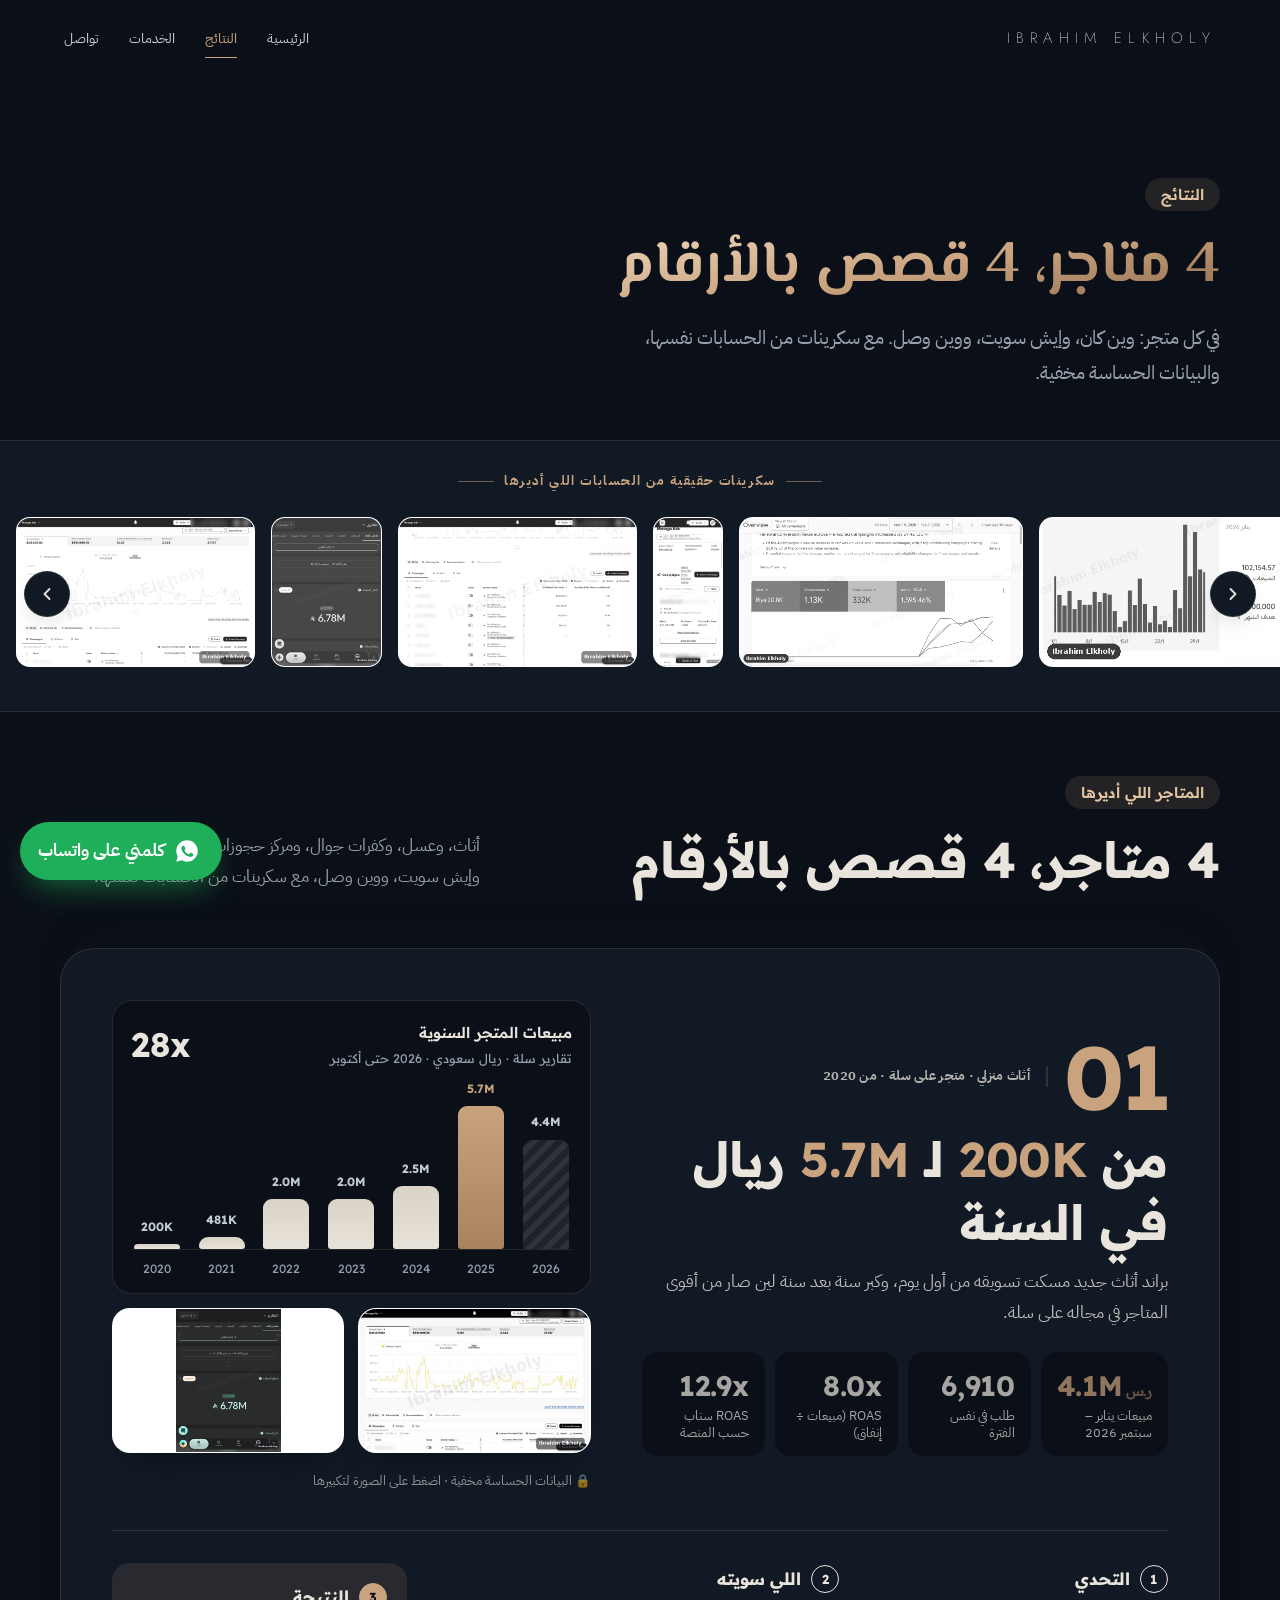
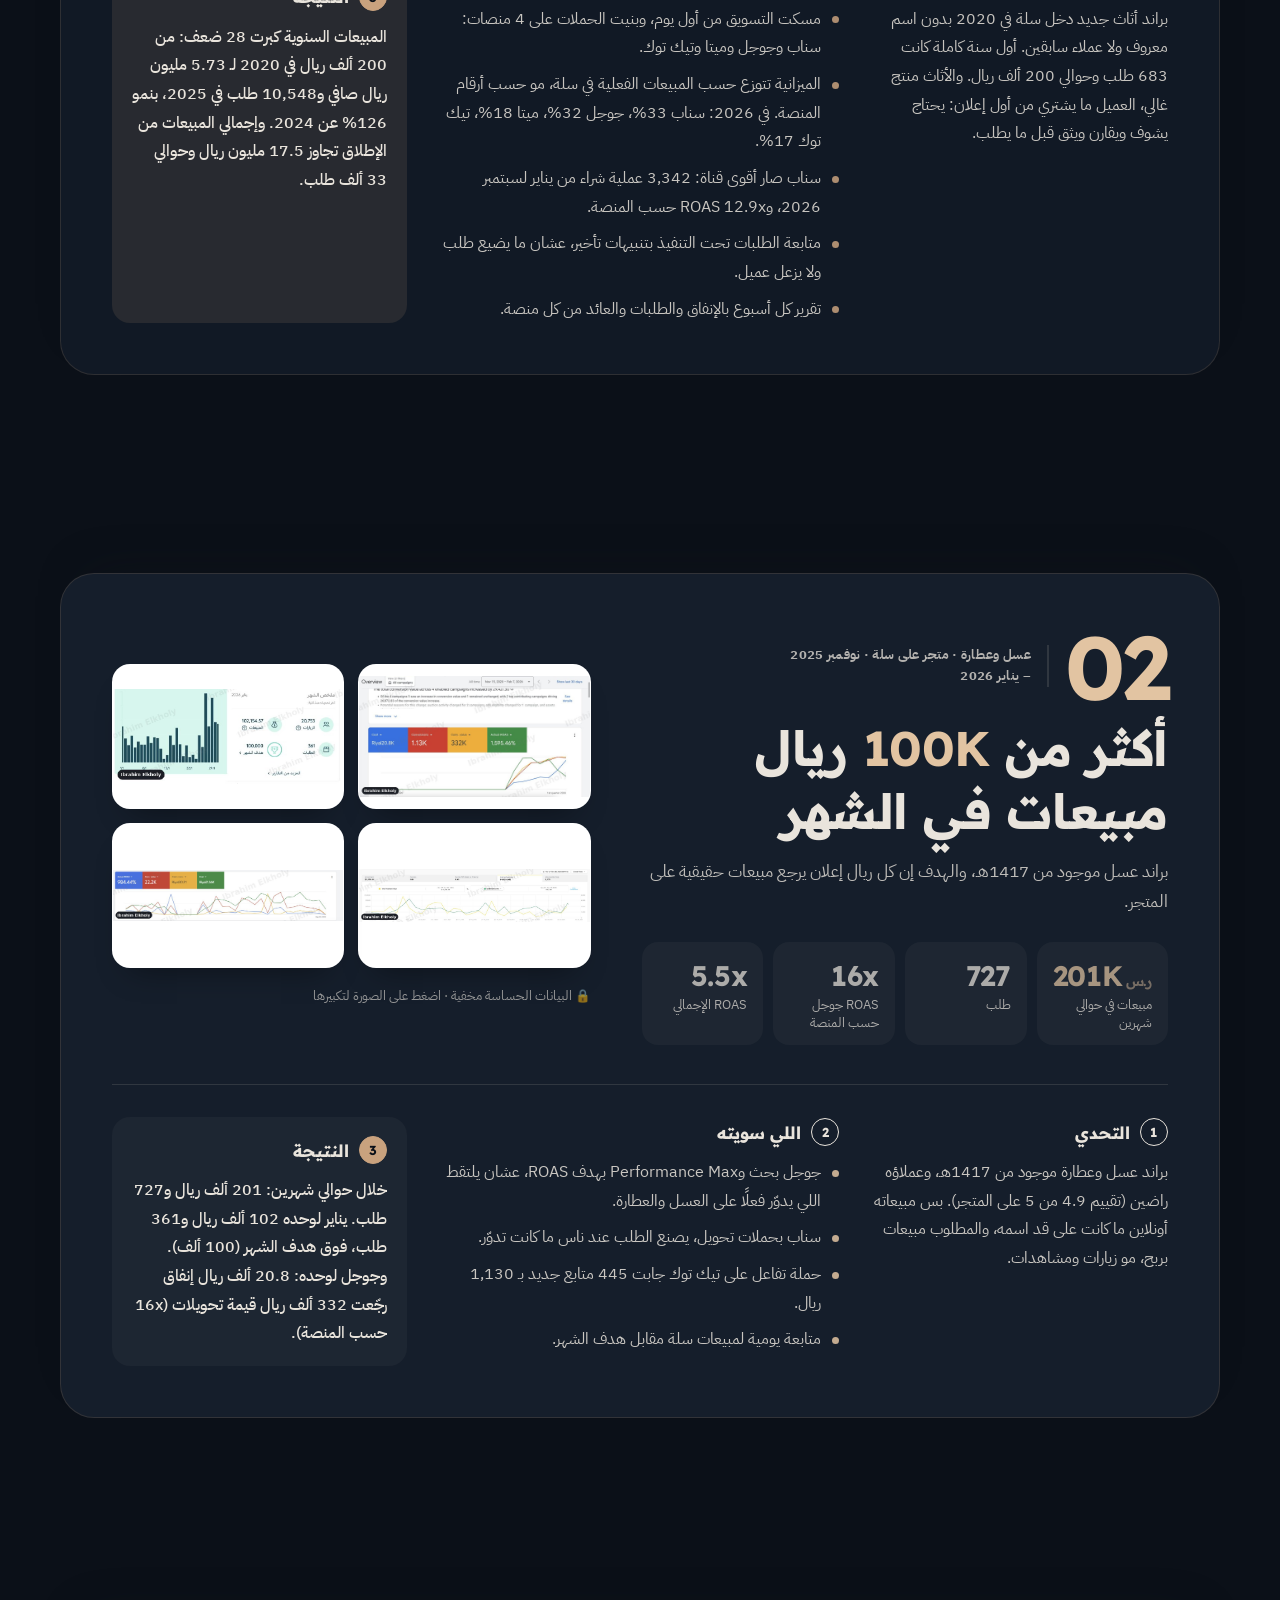
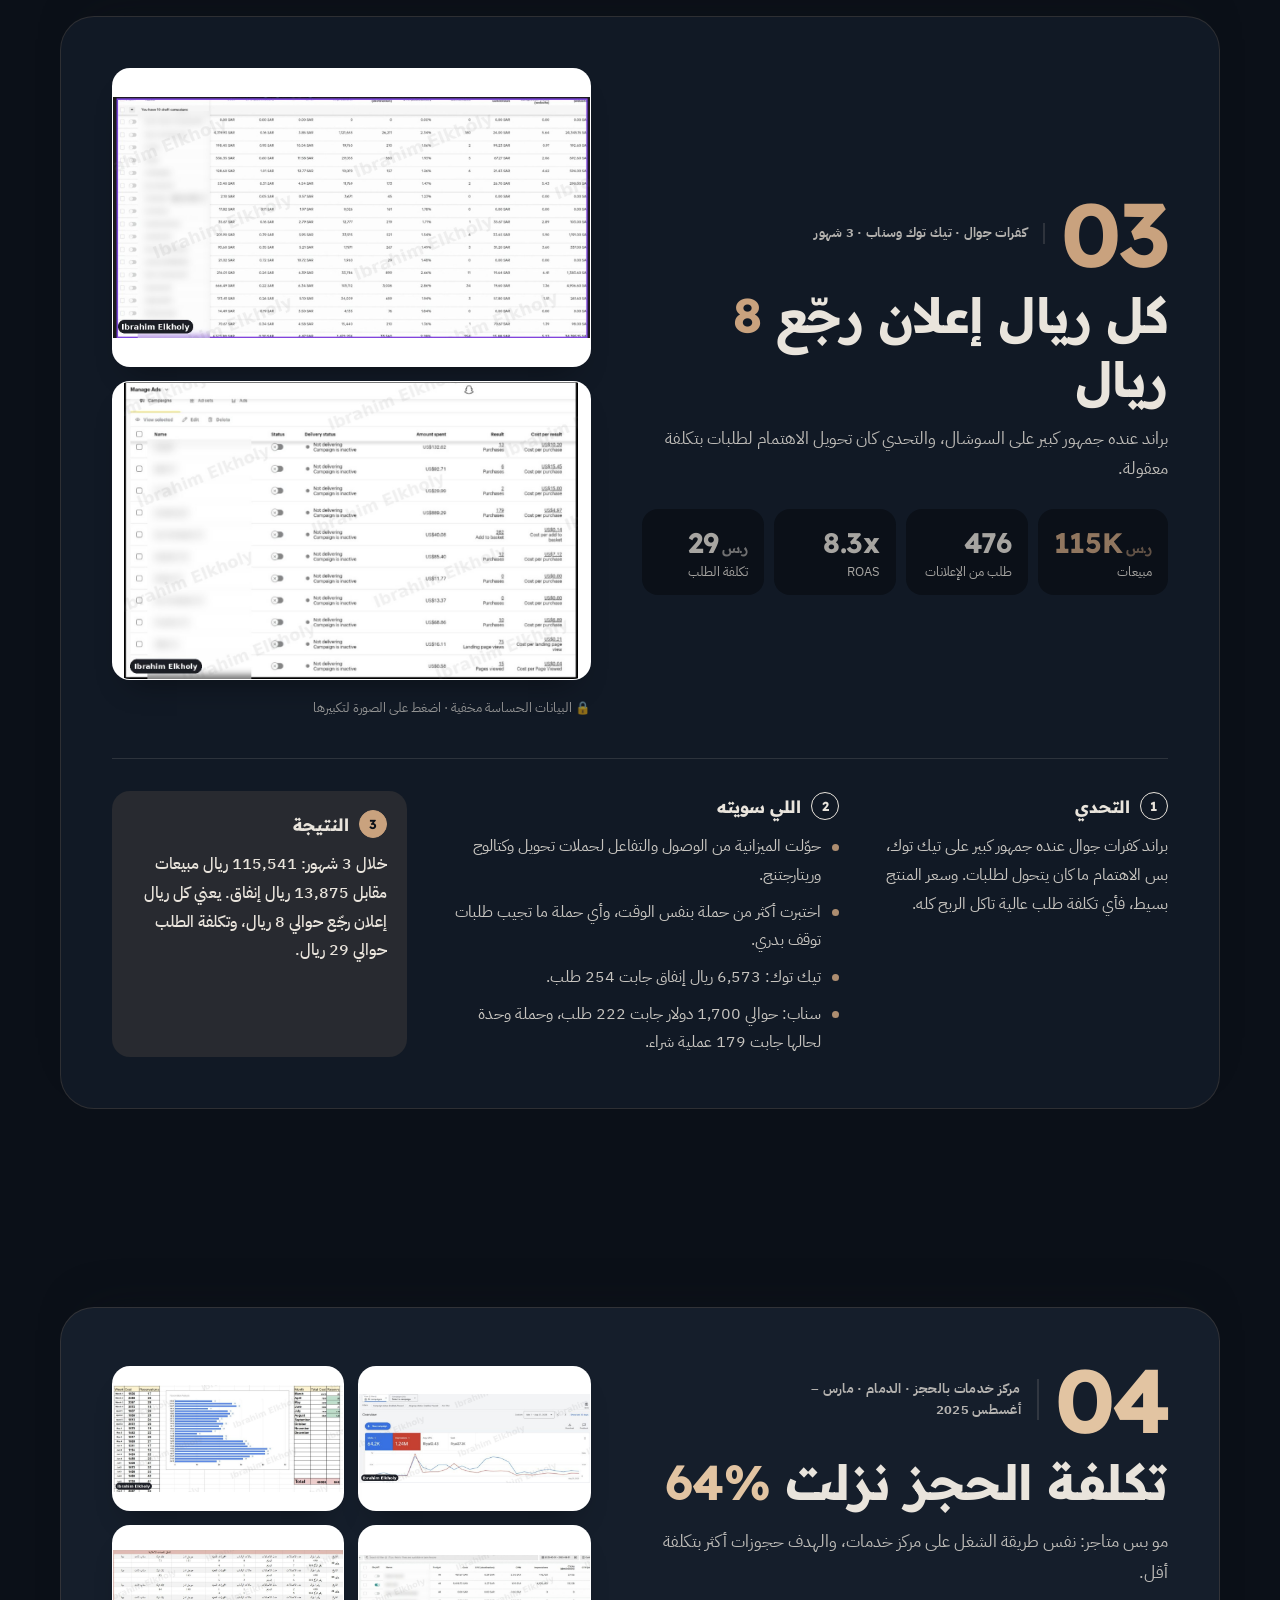
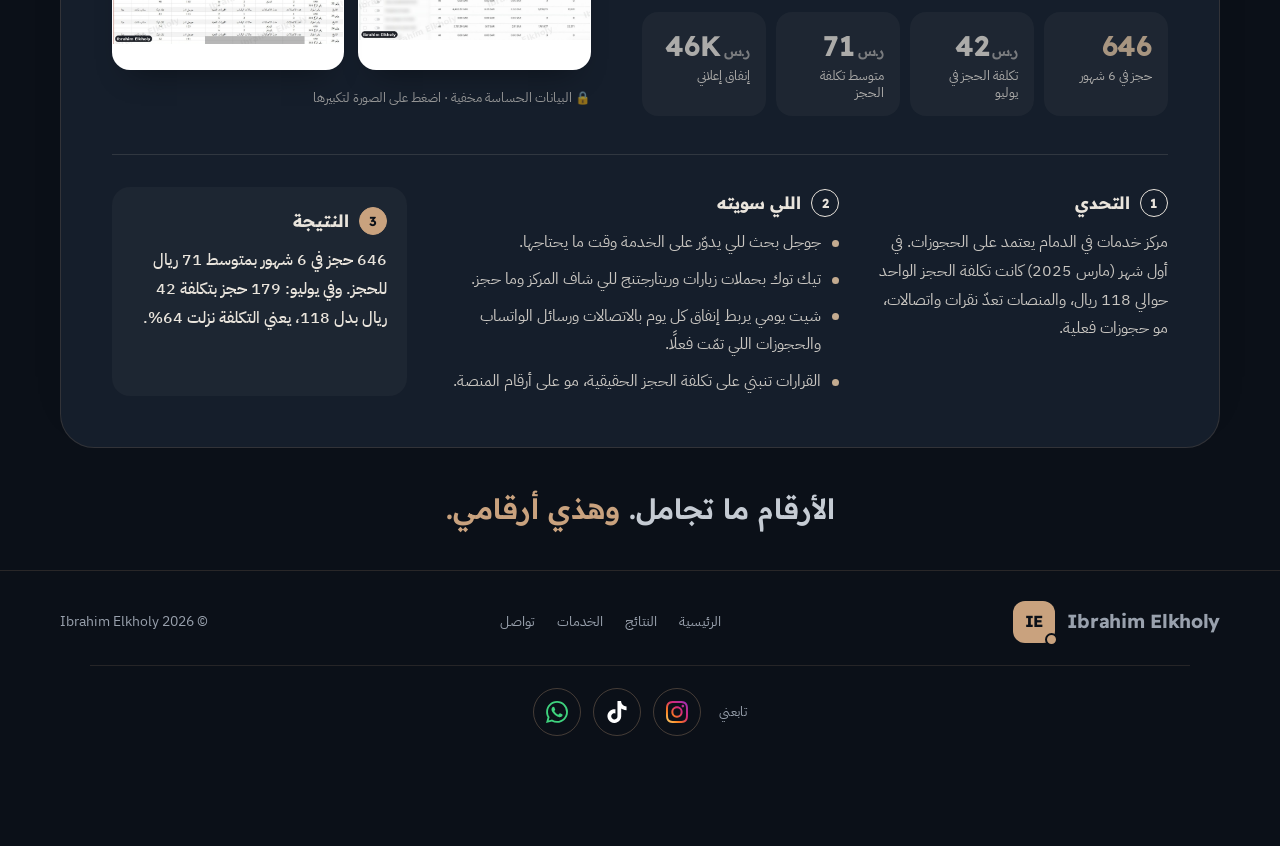
<file: results.html>
<!DOCTYPE html>
<html lang="ar" dir="rtl">
<head>
<meta charset="UTF-8">
<meta name="viewport" content="width=device-width, initial-scale=1">
<title>نتائج حقيقية لمتاجر سلة: أثاث وعسل وكفرات جوال | إبراهيم الخولي</title>
<meta name="description" content="4 متاجر سعودية بالأرقام: مبيعات 17.6 مليون ريال لمتجر أثاث، و201 ألف ريال لمتجر عسل في شهرين، وROAS 8.3x لكفرات جوال. بسكرينات حقيقية من سلة وسناب وجوجل.">

<link rel="canonical" href="https://www.ibrahimelkholy.com/results">
<meta property="og:url" content="https://www.ibrahimelkholy.com/results">
<meta property="og:type" content="website">
<meta property="og:locale" content="ar_SA">
<meta property="og:title" content="نتائج حقيقية لمتاجر سلة: أثاث وعسل وكفرات جوال | إبراهيم الخولي">
<meta property="og:description" content="4 متاجر سعودية بالأرقام: مبيعات 17.6 مليون ريال لمتجر أثاث، و201 ألف ريال لمتجر عسل في شهرين، وROAS 8.3x لكفرات جوال. بسكرينات حقيقية من سلة وسناب وجوجل.">
<meta property="og:image" content="https://www.ibrahimelkholy.com/img/og.jpg">
<meta property="og:image:width" content="1200">
<meta property="og:image:height" content="630">
<meta property="og:site_name" content="Ibrahim Elkholy">
<meta name="twitter:card" content="summary_large_image">
<meta name="twitter:image" content="https://www.ibrahimelkholy.com/img/og.jpg">
<script type="application/ld+json">{"@context": "https://schema.org", "@graph": [{"@type": "Person", "@id": "https://www.ibrahimelkholy.com/#person", "name": "إبراهيم الخولي", "alternateName": "Ibrahim Elkholy", "jobTitle": "Growth Director · Media Buyer", "sameAs": ["https://www.instagram.com/elkholy.marketing/", "https://www.tiktok.com/@iibrahimelkholy"], "url": "https://www.ibrahimelkholy.com/", "image": "https://www.ibrahimelkholy.com/img/og.jpg", "knowsAbout": ["إعلانات سناب شات", "إعلانات جوجل", "إعلانات تيك توك", "إعلانات ميتا", "متاجر سلة", "التجارة الإلكترونية", "ميديا باينج"]}, {"@type": "ProfessionalService", "@id": "https://www.ibrahimelkholy.com/#service", "name": "Ibrahim Elkholy — إدارة إعلانات المتاجر", "url": "https://www.ibrahimelkholy.com/", "image": "https://www.ibrahimelkholy.com/img/og.jpg", "description": "إدارة إعلانات متاجر سلة والمتاجر السعودية على سناب وجوجل وتيك توك وميتا بهدف مبيعات حقيقية.", "areaServed": {"@type": "Country", "name": "Saudi Arabia"}, "founder": {"@id": "https://www.ibrahimelkholy.com/#person"}, "telephone": "+966597067966", "inLanguage": "ar", "hasOfferCatalog": {"@type": "OfferCatalog", "name": "الخدمات", "itemListElement": [{"@type": "Offer", "itemOffered": {"@type": "Service", "name": "إدارة الحملات الإعلانية"}}, {"@type": "Offer", "itemOffered": {"@type": "Service", "name": "صناعة محتوى إعلاني"}}, {"@type": "Offer", "itemOffered": {"@type": "Service", "name": "تتبع وتقارير أسبوعية"}}, {"@type": "Offer", "itemOffered": {"@type": "Service", "name": "متابعة طلبات متجر سلة"}}, {"@type": "Offer", "itemOffered": {"@type": "Service", "name": "CRM وتكرار الشراء"}}, {"@type": "Offer", "itemOffered": {"@type": "Service", "name": "سيو المتاجر (SEO)"}}]}}]}</script>
<script type="application/ld+json" id="page-ld">{"@context": "https://schema.org", "@graph": [{"@type": "WebPage", "@id": "https://www.ibrahimelkholy.com/results#webpage", "url": "https://www.ibrahimelkholy.com/results", "name": "نتائج حقيقية لمتاجر سلة: أثاث وعسل وكفرات جوال | إبراهيم الخولي", "description": "4 متاجر سعودية بالأرقام: مبيعات 17.6 مليون ريال لمتجر أثاث، و201 ألف ريال لمتجر عسل في شهرين، وROAS 8.3x لكفرات جوال. بسكرينات حقيقية من سلة وسناب وجوجل.", "inLanguage": "ar", "isPartOf": {"@id": "https://www.ibrahimelkholy.com/#website"}, "about": {"@id": "https://www.ibrahimelkholy.com/#service"}, "author": {"@id": "https://www.ibrahimelkholy.com/#person"}, "dateModified": "2026-11-23"}, {"@type": "BreadcrumbList", "itemListElement": [{"@type": "ListItem", "position": 1, "name": "الرئيسية", "item": "https://www.ibrahimelkholy.com/"}, {"@type": "ListItem", "position": 2, "name": "النتائج", "item": "https://www.ibrahimelkholy.com/results"}]}]}</script>
<link rel="alternate" hreflang="ar" href="https://www.ibrahimelkholy.com/results">
<link rel="alternate" hreflang="x-default" href="https://www.ibrahimelkholy.com/results">
<link rel="apple-touch-icon" href="/img/apple-touch-icon.png">
<link rel="alternate" type="text/plain" title="llms.txt" href="/llms.txt">
<meta name="theme-color" content="#0B1018">
<link rel="icon" href="data:image/svg+xml,%3Csvg xmlns=%27http://www.w3.org/2000/svg%27 viewBox=%270 0 64 64%27%3E%3Crect width=%2764%27 height=%2764%27 rx=%2716%27 fill=%27%23121318%27/%3E%3Ctext x=%2732%27 y=%2742%27 font-family=%27Arial%27 font-weight=%27700%27 font-size=%2728%27 fill=%27%23fff%27 text-anchor=%27middle%27%3EIE%3C/text%3E%3Ccircle cx=%2752%27 cy=%2752%27 r=%276%27 fill=%27%23A61E2B%27/%3E%3C/svg%3E">

<link rel="preconnect" href="https://fonts.googleapis.com">
<link rel="preconnect" href="https://fonts.gstatic.com" crossorigin>
<link href="https://fonts.googleapis.com/css2?family=Jost:wght@200;300&family=El+Messiri:wght@600;700&family=Readex+Pro:wght@400;500;600;700&family=IBM+Plex+Sans+Arabic:wght@400;500;600;700&display=swap" rel="stylesheet">
<link rel="stylesheet" href="assets/site.css?v=3">
<link rel="stylesheet" href="assets/dark.css?v=13">
</head>
<body data-page="results">
<header id="top">
 <a class="logo" href="index.html"><span class="full">IBRAHIM ELKHOLY</span><span class="short">IE</span></a>
 <nav><a href="index.html">الرئيسية</a><a href="results.html" class="on">النتائج</a><a href="services.html">الخدمات</a><a href="contact.html">تواصل</a></nav>
</header>
<main>
<section class="phd"><div class="wrap"><span class="tag">النتائج</span><h1>4 متاجر، 4 قصص بالأرقام</h1><p>في كل متجر: وين كان، وإيش سويت، ووين وصل. مع سكرينات من الحسابات نفسها، والبيانات الحساسة مخفية.</p></div></section>
<!-- ================= PROOF MARQUEE ================= -->
<div class="mq" aria-label="سكرينات من الحسابات">
  <div class="mq-h">سكرينات حقيقية من الحسابات اللي أديرها</div>
  <div class="mq-box">
    <button class="mq-btn prev" id="mqPrev" aria-label="السابق"><svg viewBox="0 0 24 24"><path d="M9 6l6 6-6 6"/></svg></button>
    <div class="track" id="track"></div>
    <button class="mq-btn next" id="mqNext" aria-label="التالي"><svg viewBox="0 0 24 24"><path d="M15 6l-6 6 6 6"/></svg></button>
  </div>
</div>

<!-- ================= RESULTS: STACKED CHAPTERS ================= -->
<section id="results" style="padding-top:clamp(40px,5vw,70px)">
  <div class="wrap">
    <div class="sh rv"><div><span class="tag">المتاجر اللي أديرها</span><h2>4 متاجر، 4 قصص بالأرقام</h2></div><p>أثاث، وعسل، وكفرات جوال، ومركز حجوزات. في كل متجر: وين كان، وإيش سويت، ووين وصل، مع سكرينات من الحسابات نفسها.</p></div>
    <div class="chaps" id="chaps">
 <article class="chap c1" id="store-1">
  <div class="cgrid">
   <div>
    <div class="c-head"><span class="c-no">01</span><span class="c-lbl">أثاث منزلي · متجر على سلة · من 2020</span></div>
    <h3>من <span class="num">200K</span> لـ <span class="num">5.7M</span> ريال في السنة</h3>
    <p class="c-sub">براند أثاث جديد مسكت تسويقه من أول يوم، وكبر سنة بعد سنة لين صار من أقوى المتاجر في مجاله على سلة.</p>
    <div class="ckpi"><div><span class="num">4.1M<small>ر.س</small></span><span>مبيعات يناير – سبتمبر 2026</span></div><div><span class="num">6,910</span><span>طلب في نفس الفترة</span></div><div><span class="num">8.0x</span><span>ROAS (مبيعات ÷ إنفاق)</span></div><div><span class="num">12.9x</span><span>ROAS سناب حسب المنصة</span></div></div>
   </div>
   <div>
    <div class="mdash growme"><div class="dash-h"><b>مبيعات المتجر السنوية<small>تقارير سلة · ريال سعودي · 2026 حتى أكتوبر</small></b><span class="dash-big" style="margin:0"><span class="num" style="font-size:34px" data-count="28" data-suf="x">28x</span></span></div><div class="ybars" id="ybars"><div class="yb"><span class="v">200K</span><span class="bar" data-h="0.035"></span></div><div class="yb"><span class="v">481K</span><span class="bar" data-h="0.084"></span></div><div class="yb"><span class="v">2.0M</span><span class="bar" data-h="0.353"></span></div><div class="yb"><span class="v">2.0M</span><span class="bar" data-h="0.349"></span></div><div class="yb"><span class="v">2.5M</span><span class="bar" data-h="0.444"></span></div><div class="yb hi"><span class="v">5.7M</span><span class="bar" data-h="1.000"></span></div><div class="yb cur"><span class="v">4.4M</span><span class="bar" data-h="0.768"></span></div></div><div class="ylab" id="ylab"><span>2020</span><span>2021</span><span>2022</span><span>2023</span><span>2024</span><span>2025</span><span>2026</span></div></div>
    <div class="collage mini"><button class="zoom" data-src="img/snap-overview.jpg" data-cap="سناب: ملخص أداء الحساب في 2026"><img src="img/snap-overview.jpg" alt="سناب: ملخص أداء الحساب في 2026" loading="lazy"></button><button class="zoom" data-src="img/salla-2025.jpg" data-cap="سلة: مبيعات وطلبات 2025"><img src="img/salla-2025.jpg" alt="سلة: مبيعات وطلبات 2025" loading="lazy"></button></div>
    <div class="c-note">🔒 البيانات الحساسة مخفية · اضغط على الصورة لتكبيرها</div>
   </div>
  </div>
  <button class="story-btn" aria-expanded="false">اقرأ القصة كاملة: التحدي، وإيش سويت، والنتيجة <span>↓</span></button>
  <div class="cstory">
   <div class="cs1"><h5><i>1</i>التحدي</h5><p>براند أثاث جديد دخل سلة في 2020 بدون اسم معروف ولا عملاء سابقين. أول سنة كاملة كانت 683 طلب وحوالي 200 ألف ريال. والأثاث منتج غالي، العميل ما يشتري من أول إعلان: يحتاج يشوف ويقارن ويثق قبل ما يطلب.</p></div>
   <div class="cs2"><h5><i>2</i>اللي سويته</h5><ul><li>مسكت التسويق من أول يوم، وبنيت الحملات على 4 منصات: سناب وجوجل وميتا وتيك توك.</li><li>الميزانية تتوزع حسب المبيعات الفعلية في سلة، مو حسب أرقام المنصة. في 2026: سناب 33%، جوجل 32%، ميتا 18%، تيك توك 17%.</li><li>سناب صار أقوى قناة: 3,342 عملية شراء من يناير لسبتمبر 2026، وROAS 12.9x حسب المنصة.</li><li>متابعة الطلبات تحت التنفيذ بتنبيهات تأخير، عشان ما يضيع طلب ولا يزعل عميل.</li><li>تقرير كل أسبوع بالإنفاق والطلبات والعائد من كل منصة.</li></ul></div>
   <div class="cs3"><h5><i>3</i>النتيجة</h5><p>المبيعات السنوية كبرت 28 ضعف: من 200 ألف ريال في 2020 لـ 5.73 مليون ريال صافي و10,548 طلب في 2025، بنمو 126% عن 2024. وإجمالي المبيعات من الإطلاق تجاوز 17.5 مليون ريال وحوالي 33 ألف طلب.</p></div>
  </div>
 </article>
 <article class="chap c2" id="store-2">
  <div class="cgrid">
   <div>
    <div class="c-head"><span class="c-no">02</span><span class="c-lbl">عسل وعطارة · متجر على سلة · نوفمبر 2025 – يناير 2026</span></div>
    <h3>أكثر من <span class="num">100K</span> ريال مبيعات في الشهر</h3>
    <p class="c-sub">براند عسل موجود من 1417هـ، والهدف إن كل ريال إعلان يرجع مبيعات حقيقية على المتجر.</p>
    <div class="ckpi"><div><span class="num">201K<small>ر.س</small></span><span>مبيعات في حوالي شهرين</span></div><div><span class="num">727</span><span>طلب</span></div><div><span class="num">16x</span><span>ROAS جوجل حسب المنصة</span></div><div><span class="num">5.5x</span><span>ROAS الإجمالي</span></div></div>
   </div>
   <div>
    
    <div class="collage"><button class="zoom" data-src="img/honey-google.jpg" data-cap="جوجل: 20.8K إنفاق ← 332K قيمة تحويلات"><img src="img/honey-google.jpg" alt="جوجل: 20.8K إنفاق ← 332K قيمة تحويلات" loading="lazy"></button><button class="zoom" data-src="img/honey-salla.jpg" data-cap="سلة: يناير 2026، 102,154 ر.س و361 طلب"><img src="img/honey-salla.jpg" alt="سلة: يناير 2026، 102,154 ر.س و361 طلب" loading="lazy"></button><button class="zoom" data-src="img/honey-snap-dec.jpg" data-cap="سناب (27 نوفمبر – 30 ديسمبر): 148 عملية شراء"><img src="img/honey-snap-dec.jpg" alt="سناب (27 نوفمبر – 30 ديسمبر): 148 عملية شراء" loading="lazy"></button><button class="zoom" data-src="img/honey-google-aug.jpg" data-cap="جوجل (أغسطس – سبتمبر 2025): ROAS 9.8x"><img src="img/honey-google-aug.jpg" alt="جوجل (أغسطس – سبتمبر 2025): ROAS 9.8x" loading="lazy"></button></div>
    <div class="c-note">🔒 البيانات الحساسة مخفية · اضغط على الصورة لتكبيرها</div>
   </div>
  </div>
  <button class="story-btn" aria-expanded="false">اقرأ القصة كاملة: التحدي، وإيش سويت، والنتيجة <span>↓</span></button>
  <div class="cstory">
   <div class="cs1"><h5><i>1</i>التحدي</h5><p>براند عسل وعطارة موجود من 1417هـ، وعملاؤه راضين (تقييم 4.9 من 5 على المتجر). بس مبيعاته أونلاين ما كانت على قد اسمه، والمطلوب مبيعات بربح، مو زيارات ومشاهدات.</p></div>
   <div class="cs2"><h5><i>2</i>اللي سويته</h5><ul><li>جوجل بحث وPerformance Max بهدف ROAS، عشان يلتقط اللي يدوّر فعلًا على العسل والعطارة.</li><li>سناب بحملات تحويل، يصنع الطلب عند ناس ما كانت تدوّر.</li><li>حملة تفاعل على تيك توك جابت 445 متابع جديد بـ 1,130 ريال.</li><li>متابعة يومية لمبيعات سلة مقابل هدف الشهر.</li></ul></div>
   <div class="cs3"><h5><i>3</i>النتيجة</h5><p>خلال حوالي شهرين: 201 ألف ريال و727 طلب. يناير لوحده 102 ألف ريال و361 طلب، فوق هدف الشهر (100 ألف). وجوجل لوحده: 20.8 ألف ريال إنفاق رجّعت 332 ألف ريال قيمة تحويلات (16x حسب المنصة).</p></div>
  </div>
 </article>
 <article class="chap c3" id="store-3">
  <div class="cgrid">
   <div>
    <div class="c-head"><span class="c-no">03</span><span class="c-lbl">كفرات جوال · تيك توك وسناب · 3 شهور</span></div>
    <h3>كل ريال إعلان رجّع <span class="num">8</span> ريال</h3>
    <p class="c-sub">براند عنده جمهور كبير على السوشال، والتحدي كان تحويل الاهتمام لطلبات بتكلفة معقولة.</p>
    <div class="ckpi"><div><span class="num">115K<small>ر.س</small></span><span>مبيعات</span></div><div><span class="num">476</span><span>طلب من الإعلانات</span></div><div><span class="num">8.3x</span><span>ROAS</span></div><div><span class="num">29<small>ر.س</small></span><span>تكلفة الطلب</span></div></div>
   </div>
   <div>
    
    <div class="collage two"><button class="zoom" data-src="img/byleo-tiktok.jpg" data-cap="تيك توك: 6,573 ر.س إنفاق ← 254 طلب"><img src="img/byleo-tiktok.jpg" alt="تيك توك: 6,573 ر.س إنفاق ← 254 طلب" loading="lazy"></button><button class="zoom" data-src="img/byleo-snap.jpg" data-cap="سناب: اختبار حملات تحويل وكتالوج وزيارات"><img src="img/byleo-snap.jpg" alt="سناب: اختبار حملات تحويل وكتالوج وزيارات" loading="lazy"></button></div>
    <div class="c-note">🔒 البيانات الحساسة مخفية · اضغط على الصورة لتكبيرها</div>
   </div>
  </div>
  <button class="story-btn" aria-expanded="false">اقرأ القصة كاملة: التحدي، وإيش سويت، والنتيجة <span>↓</span></button>
  <div class="cstory">
   <div class="cs1"><h5><i>1</i>التحدي</h5><p>براند كفرات جوال عنده جمهور كبير على تيك توك، بس الاهتمام ما كان يتحول لطلبات. وسعر المنتج بسيط، فأي تكلفة طلب عالية تاكل الربح كله.</p></div>
   <div class="cs2"><h5><i>2</i>اللي سويته</h5><ul><li>حوّلت الميزانية من الوصول والتفاعل لحملات تحويل وكتالوج وريتارجتنج.</li><li>اختبرت أكثر من حملة بنفس الوقت، وأي حملة ما تجيب طلبات توقف بدري.</li><li>تيك توك: 6,573 ريال إنفاق جابت 254 طلب.</li><li>سناب: حوالي 1,700 دولار جابت 222 طلب، وحملة وحدة لحالها جابت 179 عملية شراء.</li></ul></div>
   <div class="cs3"><h5><i>3</i>النتيجة</h5><p>خلال 3 شهور: 115,541 ريال مبيعات مقابل 13,875 ريال إنفاق. يعني كل ريال إعلان رجّع حوالي 8 ريال، وتكلفة الطلب حوالي 29 ريال.</p></div>
  </div>
 </article>
 <article class="chap c4" id="store-4">
  <div class="cgrid">
   <div>
    <div class="c-head"><span class="c-no">04</span><span class="c-lbl">مركز خدمات بالحجز · الدمام · مارس – أغسطس 2025</span></div>
    <h3>تكلفة الحجز نزلت <span class="num">64%</span></h3>
    <p class="c-sub">مو بس متاجر: نفس طريقة الشغل على مركز خدمات، والهدف حجوزات أكثر بتكلفة أقل.</p>
    <div class="ckpi"><div><span class="num">646</span><span>حجز في 6 شهور</span></div><div><span class="num">42<small>ر.س</small></span><span>تكلفة الحجز في يوليو</span></div><div><span class="num">71<small>ر.س</small></span><span>متوسط تكلفة الحجز</span></div><div><span class="num">46K<small>ر.س</small></span><span>إنفاق إعلاني</span></div></div>
   </div>
   <div>
    
    <div class="collage"><button class="zoom" data-src="img/svc-google.jpg" data-cap="جوجل: حملات البحث"><img src="img/svc-google.jpg" alt="جوجل: حملات البحث" loading="lazy"></button><button class="zoom" data-src="img/svc-sheet.jpg" data-cap="تقرير الحجوزات الأسبوعي"><img src="img/svc-sheet.jpg" alt="تقرير الحجوزات الأسبوعي" loading="lazy"></button><button class="zoom" data-src="img/svc-tiktok.jpg" data-cap="تيك توك: حملات زيارات وريتارجتنج"><img src="img/svc-tiktok.jpg" alt="تيك توك: حملات زيارات وريتارجتنج" loading="lazy"></button><button class="zoom" data-src="img/svc-daily.jpg" data-cap="شيت يومي يربط الإنفاق بالحجوزات"><img src="img/svc-daily.jpg" alt="شيت يومي يربط الإنفاق بالحجوزات" loading="lazy"></button></div>
    <div class="c-note">🔒 البيانات الحساسة مخفية · اضغط على الصورة لتكبيرها</div>
   </div>
  </div>
  <button class="story-btn" aria-expanded="false">اقرأ القصة كاملة: التحدي، وإيش سويت، والنتيجة <span>↓</span></button>
  <div class="cstory">
   <div class="cs1"><h5><i>1</i>التحدي</h5><p>مركز خدمات في الدمام يعتمد على الحجوزات. في أول شهر (مارس 2025) كانت تكلفة الحجز الواحد حوالي 118 ريال، والمنصات تعدّ نقرات واتصالات، مو حجوزات فعلية.</p></div>
   <div class="cs2"><h5><i>2</i>اللي سويته</h5><ul><li>جوجل بحث للي يدوّر على الخدمة وقت ما يحتاجها.</li><li>تيك توك بحملات زيارات وريتارجتنج للي شاف المركز وما حجز.</li><li>شيت يومي يربط إنفاق كل يوم بالاتصالات ورسائل الواتساب والحجوزات اللي تمّت فعلًا.</li><li>القرارات تنبني على تكلفة الحجز الحقيقية، مو على أرقام المنصة.</li></ul></div>
   <div class="cs3"><h5><i>3</i>النتيجة</h5><p>646 حجز في 6 شهور بمتوسط 71 ريال للحجز. وفي يوليو: 179 حجز بتكلفة 42 ريال بدل 118، يعني التكلفة نزلت 64%.</p></div>
  </div>
 </article></div>
    <p class="closer rv">الأرقام ما تجامل. <span>وهذي أرقامي.</span></p>
  </div>
</section>

<!-- ================= FINAL CTA ================= -->
</main>


<footer>
  <div class="wrap">
    <a href="index.html" class="logo"><span class="mark">IE</span><span class="wm">Ibrahim Elkholy</span></a>
    <nav><a href="index.html">الرئيسية</a><a href="results.html">النتائج</a><a href="services.html">الخدمات</a><a href="contact.html">تواصل</a></nav>
    <span>© <span id="yr"></span> Ibrahim Elkholy</span>
  </div>
  <div class="soc" aria-label="حساباتي على السوشيال ميديا">
  <span class="soc-t">تابعني</span>
  <a href="https://www.instagram.com/elkholy.marketing/" target="_blank" rel="noopener me" aria-label="إنستجرام @elkholy.marketing"><img class="ico" src="img/icons/ig.svg?v=2" alt="" width="22" height="22"></a>
  <a href="https://www.tiktok.com/@iibrahimelkholy" target="_blank" rel="noopener me" aria-label="تيك توك @iibrahimelkholy"><img class="ico" src="img/icons/tt.svg" alt="" width="22" height="22"></a>
  <a href="https://wa.me/966597067966" target="_blank" rel="noopener" aria-label="واتساب"><img class="ico" src="img/icons/wa.svg" alt="" width="22" height="22"></a>
 </div>
</footer>

<a class="fab wa" href="#" aria-label="كلمني على واتساب"><svg viewBox="0 0 24 24"><use href="#wa-i"/></svg><span>كلمني على واتساب</span></a>
<div class="lb" id="lb" role="dialog" aria-modal="true"><button class="x" id="lbx" aria-label="إغلاق">×</button><img id="lbi" alt=""><p id="lbc"></p></div>

<svg width="0" height="0" style="position:absolute" aria-hidden="true">
  <symbol id="wa-i" viewBox="0 0 24 24"><path d="M12.04 2C6.58 2 2.13 6.45 2.13 11.91c0 1.75.46 3.45 1.32 4.95L2.05 22l5.25-1.38c1.45.79 3.08 1.21 4.74 1.21 5.46 0 9.91-4.45 9.91-9.91C21.95 6.45 17.5 2 12.04 2zm5.8 14.03c-.24.68-1.42 1.3-1.95 1.35-.5.05-.97.23-3.27-.68-2.77-1.09-4.52-3.92-4.66-4.1-.13-.18-1.11-1.48-1.11-2.82 0-1.34.7-2 .95-2.27.25-.27.54-.34.72-.34h.52c.17 0 .39-.06.61.47.24.56.79 1.93.86 2.07.07.14.11.3.02.48-.09.18-.14.3-.27.46-.14.16-.29.36-.41.48-.14.14-.28.29-.12.56.16.27.71 1.17 1.52 1.9 1.05.93 1.93 1.22 2.2 1.36.27.14.43.11.59-.07.16-.18.68-.79.86-1.07.18-.27.36-.23.61-.14.25.09 1.59.75 1.86.89.27.14.45.2.52.32.07.11.07.66-.17 1.33z"/></symbol>
</svg>

<script src="assets/site.js?v=5"></script>
</body>
</html>
</file>
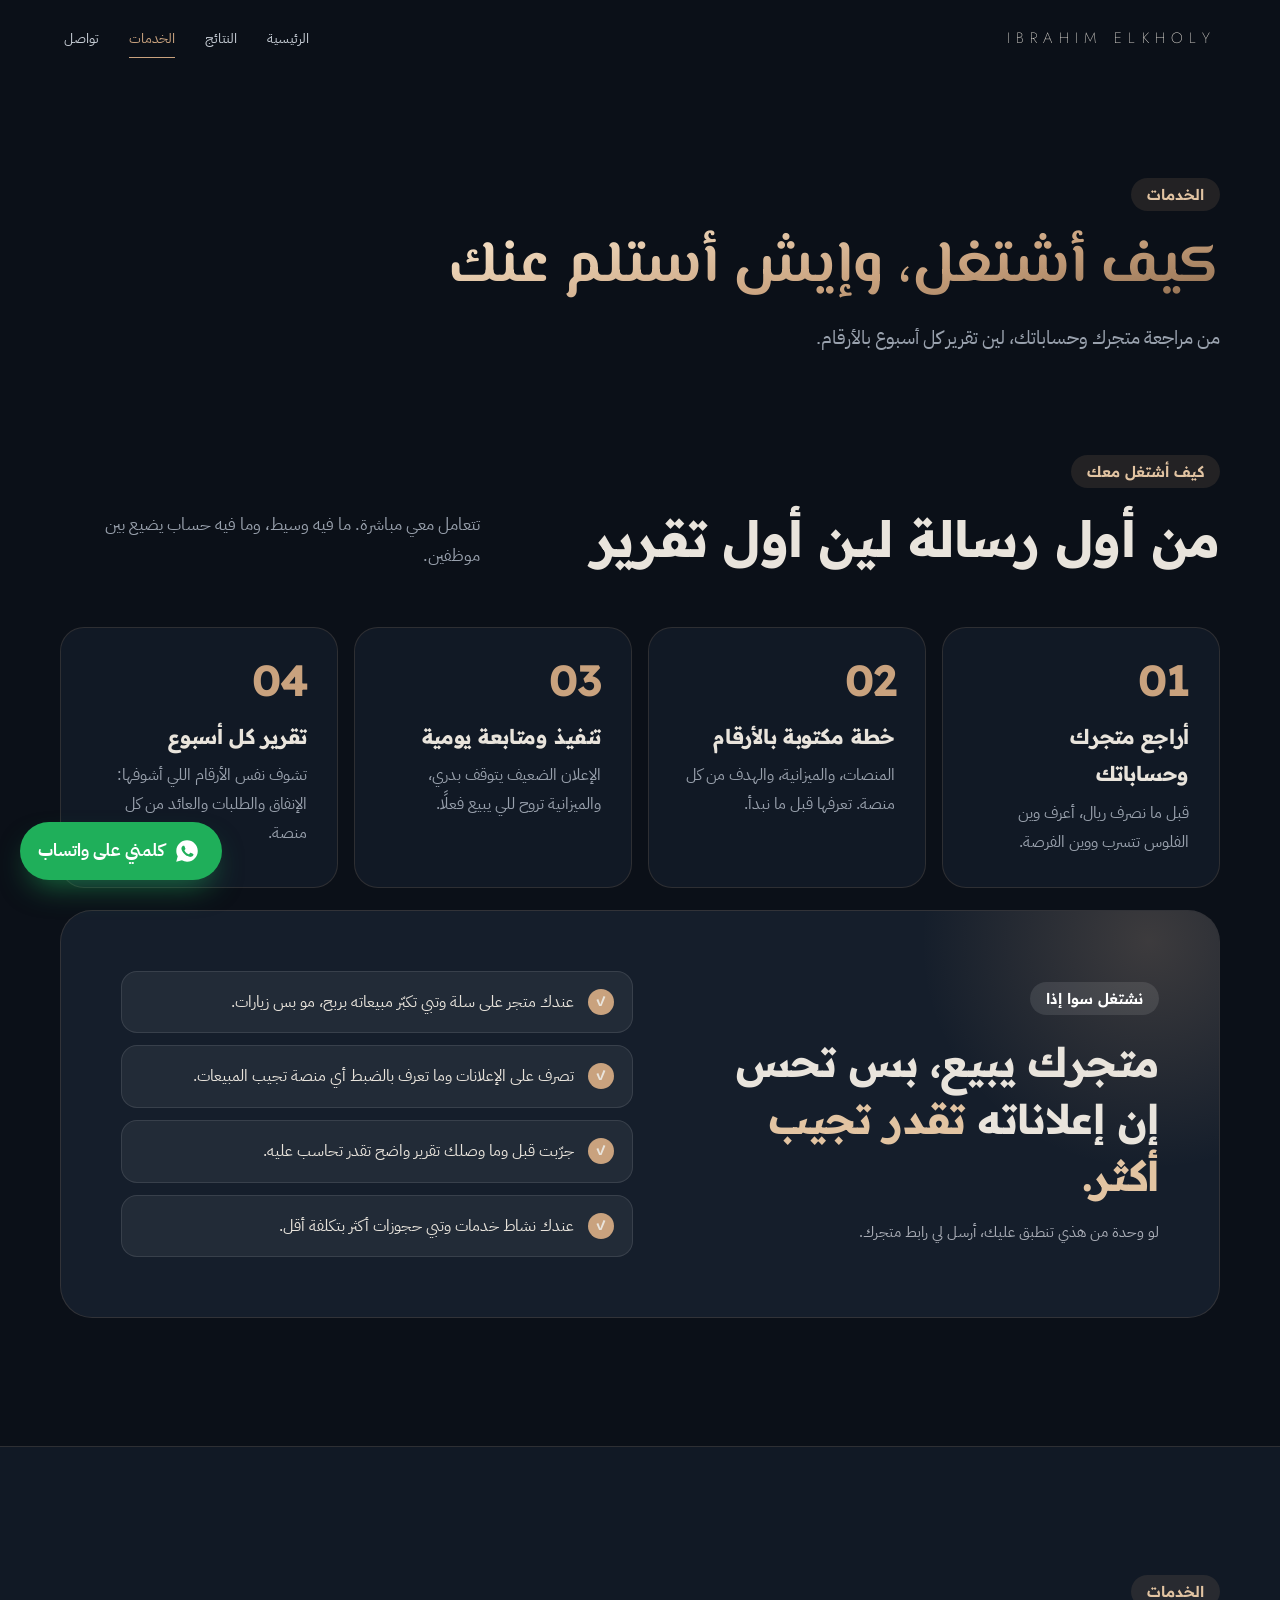
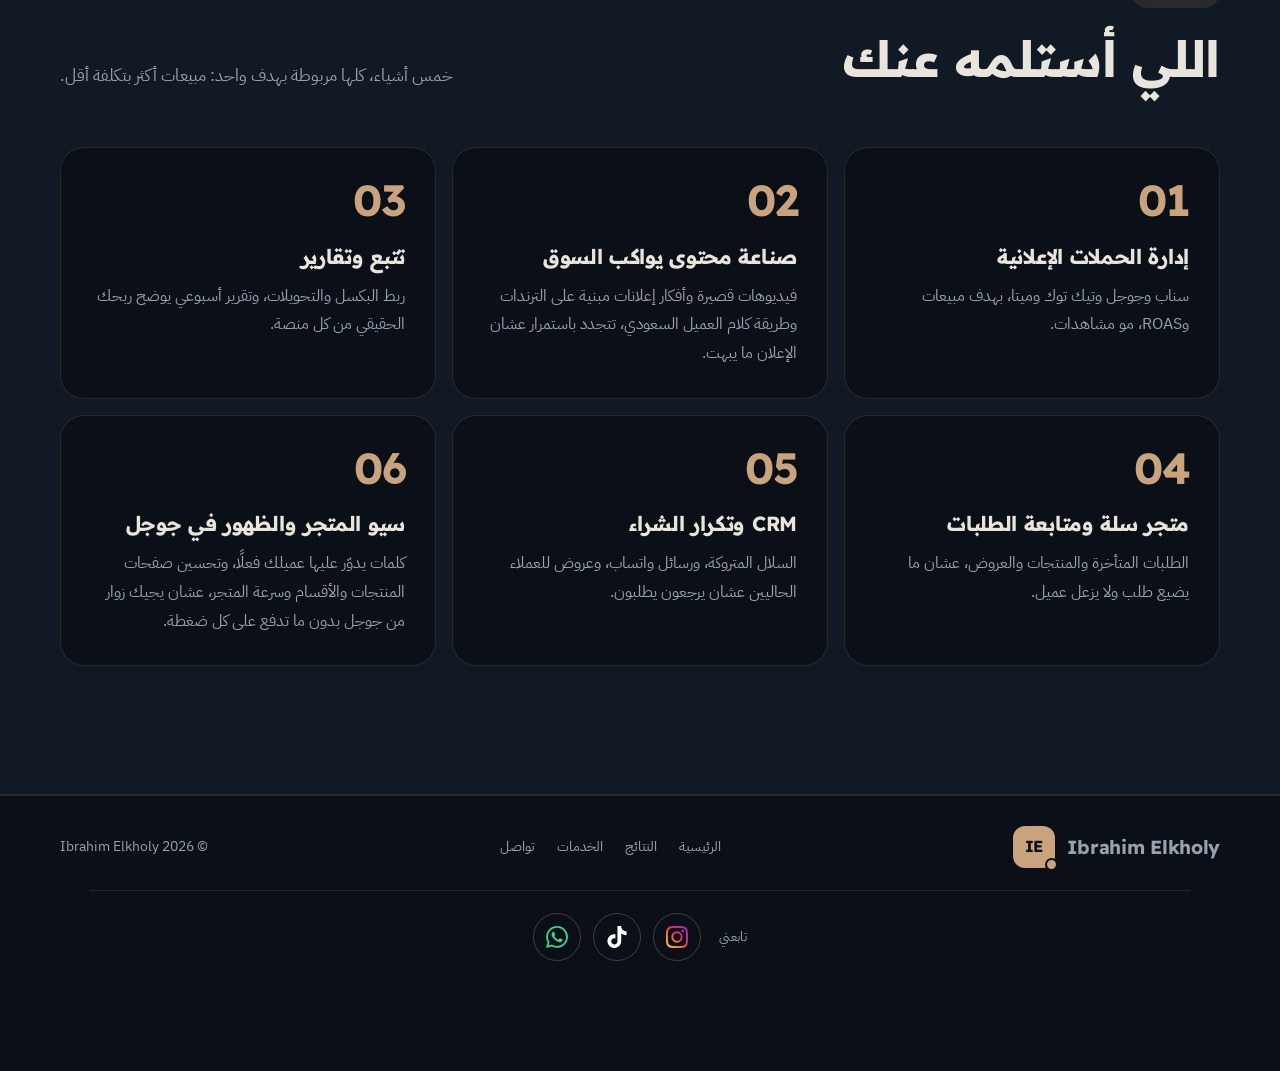
<file: services.html>
<!DOCTYPE html>
<html lang="ar" dir="rtl">
<head>
<meta charset="UTF-8">
<meta name="viewport" content="width=device-width, initial-scale=1">
<title>خدمات إدارة إعلانات سناب وجوجل وتيك توك لمتاجر سلة | إبراهيم الخولي</title>
<meta name="description" content="إدارة حملات إعلانية، ومحتوى، وتتبع وتقارير أسبوعية، ومتابعة طلبات سلة، وتكرار الشراء، وسيو المتجر. كل شي مربوط بمبيعات متجرك الفعلية.">

<link rel="canonical" href="https://www.ibrahimelkholy.com/services">
<meta property="og:url" content="https://www.ibrahimelkholy.com/services">
<meta property="og:type" content="website">
<meta property="og:locale" content="ar_SA">
<meta property="og:title" content="خدمات إدارة إعلانات سناب وجوجل وتيك توك لمتاجر سلة | إبراهيم الخولي">
<meta property="og:description" content="إدارة حملات إعلانية، ومحتوى، وتتبع وتقارير أسبوعية، ومتابعة طلبات سلة، وتكرار الشراء، وسيو المتجر. كل شي مربوط بمبيعات متجرك الفعلية.">
<meta property="og:image" content="https://www.ibrahimelkholy.com/img/og.jpg">
<meta property="og:image:width" content="1200">
<meta property="og:image:height" content="630">
<meta property="og:site_name" content="Ibrahim Elkholy">
<meta name="twitter:card" content="summary_large_image">
<meta name="twitter:image" content="https://www.ibrahimelkholy.com/img/og.jpg">
<script type="application/ld+json">{"@context": "https://schema.org", "@graph": [{"@type": "Person", "@id": "https://www.ibrahimelkholy.com/#person", "name": "إبراهيم الخولي", "alternateName": "Ibrahim Elkholy", "jobTitle": "Growth Director · Media Buyer", "sameAs": ["https://www.instagram.com/elkholy.marketing/", "https://www.tiktok.com/@iibrahimelkholy"], "url": "https://www.ibrahimelkholy.com/", "image": "https://www.ibrahimelkholy.com/img/og.jpg", "knowsAbout": ["إعلانات سناب شات", "إعلانات جوجل", "إعلانات تيك توك", "إعلانات ميتا", "متاجر سلة", "التجارة الإلكترونية", "ميديا باينج"]}, {"@type": "ProfessionalService", "@id": "https://www.ibrahimelkholy.com/#service", "name": "Ibrahim Elkholy — إدارة إعلانات المتاجر", "url": "https://www.ibrahimelkholy.com/", "image": "https://www.ibrahimelkholy.com/img/og.jpg", "description": "إدارة إعلانات متاجر سلة والمتاجر السعودية على سناب وجوجل وتيك توك وميتا بهدف مبيعات حقيقية.", "areaServed": {"@type": "Country", "name": "Saudi Arabia"}, "founder": {"@id": "https://www.ibrahimelkholy.com/#person"}, "telephone": "+966597067966", "inLanguage": "ar", "hasOfferCatalog": {"@type": "OfferCatalog", "name": "الخدمات", "itemListElement": [{"@type": "Offer", "itemOffered": {"@type": "Service", "name": "إدارة الحملات الإعلانية"}}, {"@type": "Offer", "itemOffered": {"@type": "Service", "name": "صناعة محتوى إعلاني"}}, {"@type": "Offer", "itemOffered": {"@type": "Service", "name": "تتبع وتقارير أسبوعية"}}, {"@type": "Offer", "itemOffered": {"@type": "Service", "name": "متابعة طلبات متجر سلة"}}, {"@type": "Offer", "itemOffered": {"@type": "Service", "name": "CRM وتكرار الشراء"}}, {"@type": "Offer", "itemOffered": {"@type": "Service", "name": "سيو المتاجر (SEO)"}}]}}]}</script>
<script type="application/ld+json" id="page-ld">{"@context": "https://schema.org", "@graph": [{"@type": "WebPage", "@id": "https://www.ibrahimelkholy.com/services#webpage", "url": "https://www.ibrahimelkholy.com/services", "name": "خدمات إدارة إعلانات سناب وجوجل وتيك توك لمتاجر سلة | إبراهيم الخولي", "description": "إدارة حملات إعلانية، ومحتوى، وتتبع وتقارير أسبوعية، ومتابعة طلبات سلة، وتكرار الشراء، وسيو المتجر. كل شي مربوط بمبيعات متجرك الفعلية.", "inLanguage": "ar", "isPartOf": {"@id": "https://www.ibrahimelkholy.com/#website"}, "about": {"@id": "https://www.ibrahimelkholy.com/#service"}, "author": {"@id": "https://www.ibrahimelkholy.com/#person"}, "dateModified": "2026-11-23"}, {"@type": "BreadcrumbList", "itemListElement": [{"@type": "ListItem", "position": 1, "name": "الرئيسية", "item": "https://www.ibrahimelkholy.com/"}, {"@type": "ListItem", "position": 2, "name": "الخدمات", "item": "https://www.ibrahimelkholy.com/services"}]}]}</script>
<link rel="alternate" hreflang="ar" href="https://www.ibrahimelkholy.com/services">
<link rel="alternate" hreflang="x-default" href="https://www.ibrahimelkholy.com/services">
<link rel="apple-touch-icon" href="/img/apple-touch-icon.png">
<link rel="alternate" type="text/plain" title="llms.txt" href="/llms.txt">
<meta name="theme-color" content="#0B1018">
<link rel="icon" href="data:image/svg+xml,%3Csvg xmlns=%27http://www.w3.org/2000/svg%27 viewBox=%270 0 64 64%27%3E%3Crect width=%2764%27 height=%2764%27 rx=%2716%27 fill=%27%23121318%27/%3E%3Ctext x=%2732%27 y=%2742%27 font-family=%27Arial%27 font-weight=%27700%27 font-size=%2728%27 fill=%27%23fff%27 text-anchor=%27middle%27%3EIE%3C/text%3E%3Ccircle cx=%2752%27 cy=%2752%27 r=%276%27 fill=%27%23A61E2B%27/%3E%3C/svg%3E">

<link rel="preconnect" href="https://fonts.googleapis.com">
<link rel="preconnect" href="https://fonts.gstatic.com" crossorigin>
<link href="https://fonts.googleapis.com/css2?family=Jost:wght@200;300&family=El+Messiri:wght@600;700&family=Readex+Pro:wght@400;500;600;700&family=IBM+Plex+Sans+Arabic:wght@400;500;600;700&display=swap" rel="stylesheet">
<link rel="stylesheet" href="assets/site.css?v=3">
<link rel="stylesheet" href="assets/dark.css?v=13">
</head>
<body data-page="services">
<header id="top">
 <a class="logo" href="index.html"><span class="full">IBRAHIM ELKHOLY</span><span class="short">IE</span></a>
 <nav><a href="index.html">الرئيسية</a><a href="results.html">النتائج</a><a href="services.html" class="on">الخدمات</a><a href="contact.html">تواصل</a></nav>
</header>
<main>
<section class="phd"><div class="wrap"><span class="tag">الخدمات</span><h1>كيف أشتغل، وإيش أستلم عنك</h1><p>من مراجعة متجرك وحساباتك، لين تقرير كل أسبوع بالأرقام.</p></div></section>
<!-- ================= HOW I WORK ================= -->
<section id="how" style="padding-top:clamp(30px,4vw,50px)">
  <div class="wrap">
    <div class="sh rv"><div><span class="tag">كيف أشتغل معك</span><h2>من أول رسالة لين أول تقرير</h2></div><p>تتعامل معي مباشرة. ما فيه وسيط، وما فيه حساب يضيع بين موظفين.</p></div>
    <div class="steps4">
      <div class="st4 rv"><span class="n4">01</span><h3>أراجع متجرك وحساباتك</h3><p>قبل ما نصرف ريال، أعرف وين الفلوس تتسرب ووين الفرصة.</p></div>
      <div class="st4 rv"><span class="n4">02</span><h3>خطة مكتوبة بالأرقام</h3><p>المنصات، والميزانية، والهدف من كل منصة. تعرفها قبل ما نبدأ.</p></div>
      <div class="st4 rv"><span class="n4">03</span><h3>تنفيذ ومتابعة يومية</h3><p>الإعلان الضعيف يتوقف بدري، والميزانية تروح للي يبيع فعلًا.</p></div>
      <div class="st4 rv"><span class="n4">04</span><h3>تقرير كل أسبوع</h3><p>تشوف نفس الأرقام اللي أشوفها: الإنفاق والطلبات والعائد من كل منصة.</p></div>
    </div>
    <div class="fit rv">
      <div><span class="tag lt">نشتغل سوا إذا</span><h3>متجرك يبيع، بس تحس إن إعلاناته <em>تقدر تجيب أكثر.</em></h3><p class="q-note">لو وحدة من هذي تنطبق عليك، أرسل لي رابط متجرك.</p></div>
      <ul>
        <li>عندك متجر على سلة وتبي تكبّر مبيعاته بربح، مو بس زيارات.</li>
        <li>تصرف على الإعلانات وما تعرف بالضبط أي منصة تجيب المبيعات.</li>
        <li>جرّبت قبل وما وصلك تقرير واضح تقدر تحاسب عليه.</li>
        <li>عندك نشاط خدمات وتبي حجوزات أكثر بتكلفة أقل.</li>
      </ul>
    </div>
  </div>
</section>

<!-- ================= SERVICES ================= -->
<section id="services" class="alt">
  <div class="wrap">
    <div class="sh rv"><div><span class="tag">الخدمات</span><h2>اللي أستلمه عنك</h2></div><p>خمس أشياء، كلها مربوطة بهدف واحد: مبيعات أكثر بتكلفة أقل.</p></div>
    <div class="sv4">
      <div class="s4 rv"><span class="n4">01</span><h3>إدارة الحملات الإعلانية</h3><p>سناب وجوجل وتيك توك وميتا، بهدف مبيعات وROAS، مو مشاهدات.</p></div>
      <div class="s4 rv"><span class="n4">02</span><h3>صناعة محتوى يواكب السوق</h3><p>فيديوهات قصيرة وأفكار إعلانات مبنية على الترندات وطريقة كلام العميل السعودي، تتجدد باستمرار عشان الإعلان ما يبهت.</p></div>
      <div class="s4 rv"><span class="n4">03</span><h3>تتبع وتقارير</h3><p>ربط البكسل والتحويلات، وتقرير أسبوعي يوضح ربحك الحقيقي من كل منصة.</p></div>
      <div class="s4 rv"><span class="n4">04</span><h3>متجر سلة ومتابعة الطلبات</h3><p>الطلبات المتأخرة والمنتجات والعروض، عشان ما يضيع طلب ولا يزعل عميل.</p></div>
      <div class="s4 rv"><span class="n4">05</span><h3>CRM وتكرار الشراء</h3><p>السلال المتروكة، ورسائل واتساب، وعروض للعملاء الحاليين عشان يرجعون يطلبون.</p></div>
      <div class="s4 rv"><span class="n4">06</span><h3>سيو المتجر والظهور في جوجل</h3><p>كلمات يدوّر عليها عميلك فعلًا، وتحسين صفحات المنتجات والأقسام وسرعة المتجر، عشان يجيك زوار من جوجل بدون ما تدفع على كل ضغطة.</p></div>
    </div>
  </div>
</section>

<!-- ================= FINAL CTA ================= -->
</main>


<footer>
  <div class="wrap">
    <a href="index.html" class="logo"><span class="mark">IE</span><span class="wm">Ibrahim Elkholy</span></a>
    <nav><a href="index.html">الرئيسية</a><a href="results.html">النتائج</a><a href="services.html">الخدمات</a><a href="contact.html">تواصل</a></nav>
    <span>© <span id="yr"></span> Ibrahim Elkholy</span>
  </div>
  <div class="soc" aria-label="حساباتي على السوشيال ميديا">
  <span class="soc-t">تابعني</span>
  <a href="https://www.instagram.com/elkholy.marketing/" target="_blank" rel="noopener me" aria-label="إنستجرام @elkholy.marketing"><img class="ico" src="img/icons/ig.svg?v=2" alt="" width="22" height="22"></a>
  <a href="https://www.tiktok.com/@iibrahimelkholy" target="_blank" rel="noopener me" aria-label="تيك توك @iibrahimelkholy"><img class="ico" src="img/icons/tt.svg" alt="" width="22" height="22"></a>
  <a href="https://wa.me/966597067966" target="_blank" rel="noopener" aria-label="واتساب"><img class="ico" src="img/icons/wa.svg" alt="" width="22" height="22"></a>
 </div>
</footer>

<a class="fab wa" href="#" aria-label="كلمني على واتساب"><svg viewBox="0 0 24 24"><use href="#wa-i"/></svg><span>كلمني على واتساب</span></a>
<div class="lb" id="lb" role="dialog" aria-modal="true"><button class="x" id="lbx" aria-label="إغلاق">×</button><img id="lbi" alt=""><p id="lbc"></p></div>

<svg width="0" height="0" style="position:absolute" aria-hidden="true">
  <symbol id="wa-i" viewBox="0 0 24 24"><path d="M12.04 2C6.58 2 2.13 6.45 2.13 11.91c0 1.75.46 3.45 1.32 4.95L2.05 22l5.25-1.38c1.45.79 3.08 1.21 4.74 1.21 5.46 0 9.91-4.45 9.91-9.91C21.95 6.45 17.5 2 12.04 2zm5.8 14.03c-.24.68-1.42 1.3-1.95 1.35-.5.05-.97.23-3.27-.68-2.77-1.09-4.52-3.92-4.66-4.1-.13-.18-1.11-1.48-1.11-2.82 0-1.34.7-2 .95-2.27.25-.27.54-.34.72-.34h.52c.17 0 .39-.06.61.47.24.56.79 1.93.86 2.07.07.14.11.3.02.48-.09.18-.14.3-.27.46-.14.16-.29.36-.41.48-.14.14-.28.29-.12.56.16.27.71 1.17 1.52 1.9 1.05.93 1.93 1.22 2.2 1.36.27.14.43.11.59-.07.16-.18.68-.79.86-1.07.18-.27.36-.23.61-.14.25.09 1.59.75 1.86.89.27.14.45.2.52.32.07.11.07.66-.17 1.33z"/></symbol>
</svg>

<script src="assets/site.js?v=5"></script>
</body>
</html>
</file>
<file: assets/cine.css>
:root{--bg:#0B1018;--bg2:#0F1520;--ink:#E9E4DC;--mute:#8E96A3;--gold:#C9A27E;--gold2:#E2C4A2;--wa:#1FAF5A}
*{box-sizing:border-box;margin:0;padding:0}
html{scroll-behavior:smooth}
body{background:var(--bg);color:var(--ink);font-family:"IBM Plex Sans Arabic",sans-serif;line-height:1.9;overflow-x:hidden}
img{display:block;max-width:100%}
a{color:inherit;text-decoration:none}
.lat{font-family:Jost,sans-serif}
.num{font-family:"Readex Pro",sans-serif;font-variant-numeric:lining-nums}

/* header */
header{position:fixed;inset:0 0 auto;z-index:50;display:flex;align-items:center;justify-content:space-between;padding:22px 5vw;transition:.4s}
header.s{background:rgba(11,16,24,.82);backdrop-filter:blur(12px);padding:14px 5vw;border-bottom:1px solid rgba(201,162,126,.12)}
.logo{font-family:Jost;font-weight:200;letter-spacing:.42em;font-size:15px;direction:ltr;color:var(--ink)}
nav{display:flex;gap:30px;font-size:14px;color:#C5CBD3}
nav a{position:relative;padding:4px 0}
nav a.on{color:var(--gold)}
nav a.on::after{content:"";position:absolute;inset:auto 0 -2px;height:1px;background:var(--gold)}
nav a:hover{color:var(--gold2)}

/* hero */
.hero{position:relative;min-height:100vh;display:grid;grid-template-columns:1fr 1fr;align-content:center;padding:110px 7vw 9vw;overflow:hidden}
.hero-bg{position:absolute!important;z-index:0!important;inset:-30px 0;background:url(../img/hero-sales.jpg) 0% center/cover;transform:scale(1.06);transform-origin:left center}
.hero::after{content:"";position:absolute;z-index:1;inset:0;background:linear-gradient(270deg,rgba(11,16,24,.92) 0%,rgba(11,16,24,.6) 38%,rgba(11,16,24,0) 65%),linear-gradient(transparent 72%,var(--bg))}
.hero>*{position:relative;z-index:2}
.h-txt h1{font-family:"El Messiri",serif;font-weight:600;line-height:1.05}
.h-txt h1 .l1{display:block;font-size:clamp(70px,9.5vw,150px);font-weight:700;background:linear-gradient(170deg,#F4DFC4 10%,#C9A27E 55%,#8C6A4C 100%);-webkit-background-clip:text;background-clip:text;color:transparent;filter:drop-shadow(0 10px 30px rgba(0,0,0,.45))}
.h-txt h1 .l2{display:block;font-size:clamp(38px,4.6vw,72px);font-weight:500;color:var(--ink);margin-top:6px}
.h-kick{display:inline-flex;align-items:center;gap:12px;color:var(--gold);font-size:13px;letter-spacing:.04em;margin-bottom:22px}
.h-kick::before{content:"";width:38px;height:1px;background:var(--gold)}
.h-txt p{margin-top:34px;max-width:390px;color:#B9C0CA;font-size:16px;font-weight:300}
.h-soc{display:flex;gap:18px;margin-top:30px;align-items:center}
.h-soc a{font-size:13px;color:var(--mute);border-bottom:1px solid transparent;transition:.3s}
.h-soc a:hover{color:var(--gold);border-color:var(--gold)}
.h-soc .wa-btn{background:var(--wa);color:#fff;padding:11px 24px;border-radius:40px;font-size:14px;font-weight:500;border:0}
.h-soc .wa-btn:hover{background:#18964C;color:#fff}
.h-pic{justify-self:center;position:relative;width:min(290px,70%)}
.h-pic img{border-radius:34px;box-shadow:0 50px 120px rgba(0,0,0,.65),0 0 0 1px rgba(255,255,255,.08);transform:rotate(-3deg)}
.h-pic .tag{position:absolute;background:rgba(11,16,24,.86);backdrop-filter:blur(8px);border:1px solid rgba(201,162,126,.35);border-radius:16px;padding:12px 18px;font-size:12px;color:var(--mute);line-height:1.5}
.h-pic .tag b{display:block;font-family:"Readex Pro";font-weight:300;font-size:28px;color:var(--gold2)}
.h-pic .t1{top:16%;right:-34%}
.h-pic .t2{bottom:12%;left:-30%}

/* giant name */
.h-stats{grid-column:1;display:flex;gap:34px;margin-top:44px;color:#C5CBD3;font-size:12px;line-height:1.5}
.h-stats div{border-right:1px solid rgba(201,162,126,.45);padding-right:14px}
.h-stats b{display:block;font-family:"Readex Pro";font-weight:300;font-size:30px;color:var(--gold2);direction:ltr;text-align:right}
.giant{font-family:Jost;font-weight:200;direction:ltr;text-align:center;white-space:nowrap;font-size:clamp(24px,6.6vw,120px);letter-spacing:.14em;color:transparent;-webkit-text-stroke:1px rgba(226,196,162,.55);line-height:1;padding:30px 0 10px;margin-top:-6vw;position:relative;z-index:3;overflow:hidden}
.giant span{display:inline-block;transform:translateX(var(--x,0))}

/* welcome */
.welcome{text-align:center;padding:110px 7vw 40px}
.welcome small{color:var(--gold);font-size:14px;letter-spacing:.06em}
.welcome p{color:#C5CBD3;font-size:17px;max-width:560px;margin:14px auto 0;font-weight:300}
.disc{text-align:center;padding:60px 7vw 30px}
.disc p{max-width:480px;margin:auto;color:var(--mute);font-weight:300}
.disc b{font-family:"Readex Pro";font-weight:300;color:var(--gold2);font-size:30px;margin-left:8px}

/* chapters */
.ch{padding:110px 7vw;max-width:1340px;margin:auto}
.ch-no{font-family:Jost;font-weight:200;color:var(--gold);letter-spacing:.3em;font-size:13px;direction:ltr;display:inline-block}
.ch h2{font-family:"Readex Pro";font-weight:200;font-size:clamp(36px,4.6vw,66px);line-height:1.2;color:#C8CDD5;margin-top:10px}
.ch h2 em{font-style:normal;color:var(--gold2)}
.cap{color:#B4BBC5;font-weight:300;font-size:15.5px;max-width:420px}
.cap .big{display:block;font-family:"Readex Pro";font-weight:200;font-size:58px;color:var(--gold2);line-height:1.1;margin-bottom:6px}
.cap .lbl{display:block;font-size:12.5px;color:var(--mute);margin-bottom:18px}

/* layout A: title side + framed image with inset (like the Dubai shot) */
.la{display:grid;grid-template-columns:.75fr 1.5fr;grid-template-areas:"t f" "c f";column-gap:5vw;row-gap:30px;align-items:end}
.la>div:first-child{grid-area:t}.la .frame{grid-area:f;align-self:center}.la .la-cap{grid-area:c;align-self:start}
.la.rev{grid-template-columns:1.5fr .75fr;grid-template-areas:"f t" "f c"}
.frame{position:relative;border-radius:22px;overflow:hidden;box-shadow:0 40px 90px rgba(0,0,0,.55);background:#E9EDF2}
.frame>img{width:100%}
.inset{position:absolute;width:31%;bottom:8%;right:7%;border:5px solid #F3EFE8;border-radius:6px;box-shadow:0 20px 50px rgba(0,0,0,.5);overflow:hidden;background:#fff}
.rev .inset{right:auto;left:7%}


/* layout B: centered title + full image (like Back in 1960) */
.lb{text-align:center}
.lb h2{color:var(--gold2)}
.wide{margin:50px auto 0;border-radius:6px;overflow:hidden;box-shadow:0 40px 90px rgba(0,0,0,.55);max-width:1080px}
.lb-row{display:grid;grid-template-columns:1fr 1fr;gap:6vw;align-items:center;margin-top:90px;text-align:right}
.lb-row .small{border:5px solid #F3EFE8;border-radius:6px;overflow:hidden;box-shadow:0 30px 70px rgba(0,0,0,.5);max-width:440px;justify-self:end}

/* layout C: centered title, image with offset mirror (like Unforgettable Night) */
.lc{text-align:center}
.lc-stage{position:relative;max-width:820px;margin:50px auto 0;padding-bottom:12%}
.lc-stage .m1{position:relative;z-index:2;border-radius:6px;overflow:hidden;box-shadow:0 40px 90px rgba(0,0,0,.6);width:84%}
.lc-stage .m2{position:absolute;z-index:1;width:62%;left:0;bottom:0;border-radius:6px;overflow:hidden;filter:brightness(.7);box-shadow:0 30px 70px rgba(0,0,0,.6)}
.lc .cap{margin:40px auto 0;text-align:center}

.line{height:1px;max-width:1100px;margin:0 auto;background:linear-gradient(90deg,transparent,rgba(201,162,126,.35),transparent)}

/* stats + cta */
.stats{display:grid;grid-template-columns:repeat(4,1fr);max-width:1100px;margin:auto;padding:90px 7vw;text-align:center;gap:20px}
.stats b{display:block;font-family:"Readex Pro";font-weight:200;font-size:clamp(34px,4vw,54px);color:var(--gold2);direction:ltr}
.stats span{font-size:13px;color:var(--mute)}
.cta{text-align:center;padding:120px 7vw 130px;background:radial-gradient(60% 70% at 50% 100%,rgba(201,162,126,.12),transparent)}
.cta h2{font-family:"Readex Pro";font-weight:200;font-size:clamp(34px,4.4vw,62px);line-height:1.25}
.cta h2 em{font-style:normal;color:var(--gold2)}
.cta p{color:var(--mute);margin:18px auto 36px;max-width:460px;font-weight:300}
.wa-big{display:inline-flex;gap:10px;align-items:center;background:var(--wa);color:#fff;padding:17px 40px;border-radius:50px;font-weight:500;font-size:16px;transition:.3s}
.wa-big:hover{background:#18964C;transform:translateY(-2px)}
footer{text-align:center;padding:30px;color:#5E6673;font-size:12px;border-top:1px solid rgba(255,255,255,.05)}
footer .lat{letter-spacing:.35em;color:var(--mute);direction:ltr;display:block;margin-bottom:6px;font-weight:200}

.note-k{font-size:11.5px;color:#5E6673;margin-top:14px}

/* reveal */
.rv{opacity:0;transform:translateY(46px);transition:opacity 1.1s ease,transform 1.1s cubic-bezier(.2,.7,.2,1)}
.rv.in{opacity:1;transform:none}
.rv.d1{transition-delay:.15s}.rv.d2{transition-delay:.3s}
.zoom{cursor:zoom-in}
.lb-box{position:fixed;inset:0;background:rgba(5,8,12,.93);z-index:99;display:none;align-items:center;justify-content:center;padding:4vw;cursor:zoom-out}
.lb-box.on{display:flex}
.lb-box img{max-height:90vh;border-radius:8px}

@media(max-width:860px){
 nav{gap:16px;font-size:13px}.logo{font-size:12px;letter-spacing:.3em}
 nav{gap:14px;font-size:12.5px}
 .logo .full{display:none}.logo .short{display:inline}
 .hero{grid-template-columns:1fr;padding:120px 7vw 40px;text-align:right}
 .hero{min-height:92vh;align-content:end;padding-bottom:16vw}
 .hero-bg{background-position:22% center}
 .hero::after{background:linear-gradient(0deg,var(--bg) 8%,rgba(11,16,24,.75) 45%,rgba(11,16,24,.25) 80%)}
 .h-stats{gap:16px;justify-content:space-between;margin-top:34px}.h-stats b{font-size:22px}
 .la,.la.rev{grid-template-columns:1fr;grid-template-areas:"t" "f" "c"}
 .lb-row{grid-template-columns:1fr;gap:34px}
 .lb-row .small{justify-self:stretch}
 .ch{padding:80px 6vw}
 .stats{grid-template-columns:1fr 1fr;row-gap:40px}
 .giant{margin-top:0}
}
@media(prefers-reduced-motion:reduce){.rv{opacity:1;transform:none;transition:none}}

.logo .short{display:none;letter-spacing:.2em}
/* full story */
.story{max-width:1100px;margin:60px auto 0;border-top:1px solid rgba(201,162,126,.22);border-bottom:1px solid rgba(201,162,126,.22);text-align:right}
.story summary{list-style:none;cursor:pointer;display:flex;justify-content:space-between;align-items:center;gap:16px;padding:20px 4px;color:var(--gold2);font-size:15px}
.story summary::-webkit-details-marker{display:none}
.story summary i{font-style:normal;width:34px;height:34px;flex:none;border:1px solid rgba(201,162,126,.5);border-radius:50%;display:grid;place-items:center;transition:.3s}
.story[open] summary i{transform:rotate(45deg);background:var(--gold);color:var(--bg)}
.st-g{display:grid;grid-template-columns:1fr 1.3fr 1fr;gap:34px;padding:10px 4px 34px}
.st-g h5{font-family:"Readex Pro";font-weight:400;font-size:17px;color:var(--ink);display:flex;align-items:center;gap:10px;margin-bottom:10px}
.st-g h5 b{width:26px;height:26px;border-radius:50%;border:1px solid var(--gold);color:var(--gold);display:grid;place-items:center;font-size:12px;font-weight:400}
.st-g p,.st-g li{color:#AEB5BF;font-size:14.5px;font-weight:300}
.st-g ul{padding-right:18px}.st-g li{margin-bottom:6px}.st-g li::marker{color:var(--gold)}
.st-g>div:last-child p{color:var(--ink)}
@media(max-width:860px){.st-g{grid-template-columns:1fr;gap:24px}}
.fab{position:fixed;bottom:18px;left:18px;z-index:60;background:var(--wa);color:#fff;border-radius:40px;padding:12px 20px;font-size:14px;font-weight:500;box-shadow:0 14px 30px -10px rgba(31,175,90,.6);opacity:0;transform:translateY(20px);transition:.4s;pointer-events:none}
.fab.on{opacity:1;transform:none;pointer-events:auto}
/* how we start */
.start{max-width:1240px;margin:auto;padding:120px 7vw 40px}
.st-head{text-align:center;max-width:680px;margin:auto}
.st-head h2{font-family:"El Messiri",serif;font-weight:600;font-size:clamp(38px,4.8vw,66px);line-height:1.2;margin-top:10px;color:var(--ink)}
.st-head h2 em{font-style:normal;color:var(--gold2)}
.st-head p{color:#AEB5BF;font-weight:300;margin-top:16px;font-size:16.5px}
.st-steps{list-style:none;display:grid;grid-template-columns:repeat(4,1fr);gap:22px;margin-top:64px;counter-reset:s;position:relative}
.st-steps::before{content:"";position:absolute;top:34px;right:6%;left:6%;height:1px;background:linear-gradient(90deg,transparent,rgba(201,162,126,.45),transparent)}
.st-steps li{position:relative;background:linear-gradient(180deg,rgba(255,255,255,.04),rgba(255,255,255,.015));border:1px solid rgba(201,162,126,.16);border-radius:22px;padding:26px 24px 24px;transition:.35s}
.st-steps li:hover{border-color:rgba(201,162,126,.5);transform:translateY(-4px)}
.sn{display:inline-grid;place-items:center;width:46px;height:46px;border-radius:50%;background:var(--bg);border:1px solid var(--gold);color:var(--gold2);font-family:Jost;font-weight:300;font-size:16px;margin-bottom:16px;position:relative}
.st-steps h3{font-family:"Readex Pro";font-weight:400;font-size:19px;color:var(--ink);margin-bottom:8px}
.st-steps p{color:#A9B0BA;font-size:14.5px;font-weight:300}
.st-steps small{display:inline-block;margin-top:14px;font-size:12px;color:var(--gold);border:1px solid rgba(201,162,126,.3);border-radius:20px;padding:3px 12px}
.calm{margin-top:70px;border:1px solid rgba(201,162,126,.2);border-radius:28px;padding:44px clamp(22px,4vw,54px);background:radial-gradient(80% 120% at 50% 0%,rgba(201,162,126,.09),transparent 70%)}
.calm h3{text-align:center;font-family:"El Messiri",serif;font-weight:600;font-size:clamp(26px,2.8vw,36px);color:var(--gold2);margin-bottom:34px}
.calm-g{display:grid;grid-template-columns:repeat(3,1fr);gap:28px 34px}
.calm-g div{display:grid;grid-template-columns:30px 1fr;column-gap:12px}
.calm-g i{grid-row:span 2;width:28px;height:28px;border-radius:50%;background:rgba(31,175,90,.15);color:#3FD37E;display:grid;place-items:center;font-style:normal;font-size:14px;margin-top:2px}
.calm-g b{font-family:"Readex Pro";font-weight:400;font-size:16.5px;color:var(--ink)}
.calm-g span{color:#A0A8B3;font-size:14px;font-weight:300}
@media(max-width:980px){.st-steps{grid-template-columns:1fr 1fr}.st-steps::before{display:none}.calm-g{grid-template-columns:1fr 1fr}}
@media(max-width:620px){.st-steps,.calm-g{grid-template-columns:1fr}.start{padding:90px 6vw 20px}.calm{padding:34px 22px}}
/* lead form */
.cta.lead{display:grid;grid-template-columns:minmax(0,1fr) minmax(0,1fr);gap:6vw;align-items:center;text-align:right;max-width:1240px;margin:auto}
.cta.lead p{margin:18px 0 26px;max-width:470px}
.lead-ok{list-style:none;display:grid;gap:12px;color:#C5CBD3;font-size:15px;font-weight:300}
.lead-ok i{display:inline-grid;place-items:center;width:24px;height:24px;border-radius:50%;background:rgba(31,175,90,.15);color:#3FD37E;font-style:normal;font-size:12px;margin-left:10px}
.lead-form{position:relative;background:linear-gradient(180deg,rgba(255,255,255,.055),rgba(255,255,255,.02));border:1px solid rgba(201,162,126,.28);border-radius:28px;padding:34px clamp(22px,3vw,38px);display:grid;gap:16px;box-shadow:0 40px 90px -40px rgba(0,0,0,.7)}
.lead-form h3{font-family:"El Messiri",serif;font-weight:600;font-size:26px;color:var(--gold2);margin-bottom:4px}
.lead-form label{display:grid;gap:7px;font-size:14px;color:#C5CBD3}
.lead-form small{color:var(--mute);font-size:12px}
.lead-form input,.lead-form select,.lead-form textarea{font:inherit;font-size:15px;color:var(--ink);background:rgba(11,16,24,.7);border:1px solid rgba(255,255,255,.12);border-radius:14px;padding:13px 15px;outline:none;transition:.25s;width:100%}
.lead-form input[dir=ltr]{text-align:right}
.lead-form input::placeholder,.lead-form textarea::placeholder{color:#5F6774}
.lead-form select{appearance:none;background-image:linear-gradient(45deg,transparent 50%,#C9A27E 50%),linear-gradient(135deg,#C9A27E 50%,transparent 50%);background-position:18px 52%,24px 52%;background-size:6px 6px;background-repeat:no-repeat}
.lead-form select option{background:#111925;color:var(--ink)}
.lead-form input:focus,.lead-form select:focus,.lead-form textarea:focus{border-color:var(--gold);box-shadow:0 0 0 3px rgba(201,162,126,.15)}
.lead-form .bad{border-color:#E5505D!important}
.lead-form textarea{resize:vertical;min-height:84px}
.hp{position:absolute!important;top:0;right:0;width:1px;height:1px;opacity:0;pointer-events:none;clip-path:inset(50%);border:0!important;padding:0!important}
.lead-btn{border:0;cursor:pointer;justify-content:center;width:100%;margin-top:6px;font-family:inherit}
.lead-btn[disabled]{opacity:.6;cursor:wait}
.lead-msg{min-height:1em;font-size:14px;margin:0!important;text-align:center}
.lead-msg.ok{color:#3FD37E}.lead-msg.err{color:#F08A93}
.lead-alt{text-align:center;font-size:13.5px;color:var(--mute);text-decoration:underline;text-underline-offset:4px}
.lead-alt:hover{color:var(--gold2)}
.lead-form.done label,.lead-form.done .lead-btn{display:none}
@media(max-width:900px){.cta.lead{grid-template-columns:minmax(0,1fr);gap:40px;padding:90px 6vw}}

/* social accounts */
footer .soc{display:flex;justify-content:center;align-items:center;flex-wrap:wrap;gap:12px;margin:0 auto 22px;padding-bottom:22px;border-bottom:1px solid rgba(201,162,126,.14);max-width:1100px}
footer .soc-t{font-size:13px;color:var(--mute,#99A1AD);margin-left:6px}
footer .soc a{display:inline-flex;align-items:center;gap:10px;padding:10px 18px;border:1px solid rgba(201,162,126,.3);border-radius:40px;color:#E9E4DC;font-size:13.5px;transition:.3s;text-decoration:none}
footer .soc a b{font-family:Jost,sans-serif;font-weight:400;letter-spacing:.06em;color:#E2C4A2}
footer .soc a span{color:#AEB5BF}
footer .soc a:hover{border-color:#C9A27E;background:rgba(201,162,126,.08);transform:translateY(-2px)}


footer .soc .ico{width:20px;height:20px;flex:none;display:block}

footer .soc a{width:48px;height:48px;padding:0!important;justify-content:center;border-radius:50%!important}
footer .soc .ico{width:22px;height:22px}

.welcome .grow{color:var(--gold2);font-weight:500}
</file>
<file: assets/site.css>
/* =========================================================
   الهوية — غيّر الألوان من هنا
   ========================================================= */
:root{
  /* ===== هوية Ibrahim Elkholy =====
     3 ألوان بس: أسود حبري + عاجي + نبيتي (للتمييز فقط)
     خطين بس: Readex Pro للعناوين والأرقام · IBM Plex Sans Arabic للنص */
  --ink:#121318;      /* الأسطح الغامقة والنص */
  --ink-2:#2B2D33;
  --bg:#F6F2EC;       /* العاجي: الخلفية الفاتحة */
  --card:#FFFFFF;
  --soft:#EEE8DF;
  --line:#E4DDD3;
  --muted:#6E6A66;
  --wine:#A61E2B;     /* اللون المميز: أزرار، ستيكر، رقم مهم واحد */
  --wine-2:#831722;
  --wine-soft:#F5E6E7;
  --wine-lt:#E5505D;  /* النبيتي على الخلفيات الغامقة */
  --head:"Readex Pro","IBM Plex Sans Arabic",sans-serif;
  --body:"IBM Plex Sans Arabic",system-ui,sans-serif;
  --disp:var(--head);
  --lat:var(--head);
  --max:1240px; --hh:76px;
  --sh:0 1px 2px rgba(18,19,24,.05),0 18px 40px -20px rgba(18,19,24,.18);
}
*{box-sizing:border-box;margin:0;padding:0}
html{scroll-behavior:smooth;-webkit-text-size-adjust:100%;overflow-x:clip}
body{font-family:var(--body);background:var(--bg);color:var(--ink);font-size:16.5px;line-height:1.85;-webkit-font-smoothing:antialiased}
a{color:inherit;text-decoration:none}
button{font:inherit;color:inherit;cursor:pointer;border:0;background:none}
img{max-width:100%;display:block}
:focus-visible{outline:2px solid var(--wine);outline-offset:3px;border-radius:6px}
.wrap{max-width:var(--max);margin-inline:auto;padding-inline:clamp(18px,4vw,40px)}
.num{font-family:var(--lat);font-weight:700;font-variant-numeric:tabular-nums;letter-spacing:-.01em;direction:ltr;unicode-bidi:isolate}
h1,h2,h3,h4{font-family:var(--head);font-weight:700;letter-spacing:-.3px}
section{padding-block:clamp(80px,10vw,128px)}

/* ---- sticker (Malaz) ---- */
.stk{display:inline-block;font-family:var(--head);font-weight:700;background:var(--wine);color:#fff;padding:0 .3em .06em;border-radius:.16em;transform:rotate(-2deg);box-shadow:0 14px 30px -12px rgba(166,30,43,.65);line-height:1.3}
.tag{display:inline-block;font-family:var(--head);font-weight:600;font-size:15px;line-height:1.4;padding:6px 16px;border-radius:999px;background:var(--wine-soft);color:var(--wine);margin-bottom:18px}
.tag.lt{background:rgba(255,255,255,.1);color:#fff}
.sh{display:flex;justify-content:space-between;align-items:end;gap:24px;flex-wrap:wrap;margin-bottom:clamp(36px,5vw,56px)}
.sh h2{font-size:clamp(28px,4vw,50px);line-height:1.3;max-width:760px}
.sh p{color:var(--muted);max-width:420px}

/* reveal */
.rv{opacity:0;transform:translateY(24px);transition:opacity .8s cubic-bezier(.2,.8,.2,1),transform .8s cubic-bezier(.2,.8,.2,1)}
.rv.in{opacity:1;transform:none}
@media(prefers-reduced-motion:reduce){.rv{opacity:1;transform:none;transition:none}}

/* buttons */
.btn{display:inline-flex;align-items:center;justify-content:center;gap:10px;height:54px;padding:0 26px;border-radius:999px;font-weight:600;font-size:16px;white-space:nowrap;transition:transform .2s,background .2s,box-shadow .2s,border-color .2s}
.btn svg{width:20px;height:20px;flex:none}
.btn-wine{background:var(--wine);color:#fff;box-shadow:0 12px 26px -12px rgba(166,30,43,.7)}
.btn-wine:hover{background:var(--wine-2);transform:translateY(-2px)}
.btn-ghost{border:1.5px solid var(--line);background:var(--card)}
.btn-ghost:hover{border-color:var(--ink)}
.btn-light{background:#fff;color:var(--ink)}
.btn-light:hover{transform:translateY(-2px)}

/* ================= HEADER ================= */
.top{position:fixed;inset:0 0 auto;z-index:50;transition:background .3s,border-color .3s;border-bottom:1px solid transparent}
.top.s{background:rgba(247,244,239,.9);backdrop-filter:blur(14px) saturate(1.4);-webkit-backdrop-filter:blur(14px) saturate(1.4);border-bottom-color:var(--line)}
.top .wrap{height:var(--hh);display:flex;align-items:center;justify-content:space-between;gap:16px}
.logo{display:flex;align-items:center;gap:12px;direction:ltr}
.mark{width:42px;height:42px;border-radius:12px;background:var(--ink);color:#fff;display:grid;place-items:center;font-family:var(--lat);font-weight:700;font-size:16px;letter-spacing:-1px;position:relative}
.mark::after{content:"";position:absolute;width:9px;height:9px;border-radius:50%;background:var(--wine);bottom:-3px;right:-3px;border:2.5px solid var(--bg)}
.wm{font-family:var(--lat);font-weight:700;font-size:19px;line-height:1.1;letter-spacing:-.3px}
.wm small{display:block;font-size:10.5px;font-weight:500;letter-spacing:1.6px;color:var(--muted);text-transform:uppercase;margin-top:4px}
.nav{display:flex;gap:4px;font-size:15px;font-weight:500}
.nav a{padding:8px 16px;border-radius:999px;color:var(--ink-2);transition:background .2s}
.nav a:hover{background:var(--soft)}
.top .btn{height:44px;padding:0 18px;font-size:14.5px}
@media(max-width:900px){.nav{display:none}}
@media(max-width:520px){.wm small{display:none}.top .btn span{display:none}.top .btn{width:44px;padding:0}}

/* ================= HERO ================= */
.hero{position:relative;padding-top:clamp(120px,14vw,160px);padding-bottom:clamp(50px,6vw,72px);overflow:hidden}
.hero::before{content:"";position:absolute;inset:0;z-index:-1;background:radial-gradient(600px 400px at 12% 30%,rgba(166,30,43,.10),transparent 70%),radial-gradient(500px 300px at 90% 0%,rgba(20,22,27,.05),transparent 70%)}
.hero::after{content:"";position:absolute;inset:0;z-index:-1;opacity:.55;background-image:linear-gradient(var(--line) 1px,transparent 1px),linear-gradient(90deg,var(--line) 1px,transparent 1px);background-size:56px 56px;-webkit-mask-image:radial-gradient(ellipse 70% 60% at 50% 30%,#000 30%,transparent 75%);mask-image:radial-gradient(ellipse 70% 60% at 50% 30%,#000 30%,transparent 75%)}
.hgrid{display:grid;grid-template-columns:1.05fr .95fr;gap:clamp(30px,5vw,64px);align-items:center}
@media(max-width:980px){.hgrid{grid-template-columns:1fr}}
.badge{display:inline-flex;align-items:center;gap:10px;padding:7px 16px 7px 12px;border-radius:999px;background:var(--card);border:1px solid var(--line);font-size:14px;font-weight:600;box-shadow:var(--sh)}
.pulse{width:9px;height:9px;border-radius:50%;background:var(--wine);position:relative}
.pulse::after{content:"";position:absolute;inset:-4px;border-radius:50%;background:var(--wine);opacity:.35;animation:pl 1.8s ease-out infinite}
@keyframes pl{from{transform:scale(.5);opacity:.5}to{transform:scale(1.9);opacity:0}}
.hero h1{font-size:clamp(36px,5.4vw,68px);line-height:1.4;margin-top:24px}
.hero h1 .stk{margin:.08em 0}
.lead{font-size:clamp(17px,1.5vw,19px);color:var(--muted);max-width:560px;margin-top:22px}
.lead b{color:var(--ink);font-weight:600}
.cta-row{display:flex;gap:12px;flex-wrap:wrap;margin-top:32px}
.work{display:flex;align-items:center;gap:10px;flex-wrap:wrap;margin-top:30px}
.work > span{font-size:12px;font-weight:700;letter-spacing:1.5px;color:var(--muted)}
.chip{display:inline-flex;align-items:center;gap:8px;padding:5px 12px 5px 6px;border-radius:999px;background:var(--card);border:1px solid var(--line);font-size:13.5px;font-weight:600}
.chip i{width:26px;height:26px;border-radius:50%;display:grid;place-items:center;background:var(--soft);color:var(--ink)}
.hb .chip i{background:rgba(255,255,255,.12);color:#fff}
.chip svg{width:14px;height:14px}

/* hero dashboard */
.dash{position:relative;background:var(--card);border:1px solid var(--line);border-radius:28px;padding:24px;box-shadow:0 40px 80px -40px rgba(20,22,27,.35),0 1px 2px rgba(20,22,27,.05)}
.dash-h{display:flex;justify-content:space-between;align-items:center;gap:10px;margin-bottom:18px}
.dash-h b{font-family:var(--head);font-size:15px;font-weight:600}
.dash-h small{display:block;font-size:12.5px;color:var(--muted);font-weight:400}
.dots{display:flex;gap:6px}.dots i{width:9px;height:9px;border-radius:50%;background:var(--soft)}
.dash-big{display:flex;align-items:baseline;gap:10px;flex-wrap:wrap;margin-bottom:8px}
.dash-big .num{font-size:clamp(38px,4.6vw,54px);font-weight:700;line-height:1}
.dash-big .up{font-size:13px;font-weight:700;color:var(--wine);background:var(--wine-soft);padding:3px 10px;border-radius:999px}
.dash-sub{font-size:13px;color:var(--muted)}
.ybars{display:flex;align-items:flex-end;gap:clamp(6px,1.4vw,14px);height:220px;margin-top:22px;direction:ltr;border-bottom:1px solid var(--line)}
.yb{flex:1;height:100%;display:flex;flex-direction:column;justify-content:flex-end;align-items:center;gap:6px;min-width:0}
.yb .v{font-family:var(--lat);font-size:12px;font-weight:700;color:var(--ink-2)}
.yb .bar{width:100%;max-width:46px;border-radius:9px 9px 3px 3px;background:linear-gradient(180deg,#D9D2C7,#E8E3DA);height:calc((100% - 26px) * var(--h,0));flex:none;transition:height 1.3s cubic-bezier(.2,.8,.2,1)}
.yb.hi .bar{background:linear-gradient(180deg,var(--wine),var(--wine-2))}
.yb.hi .v{color:var(--wine)}
.yb.cur .bar{background:repeating-linear-gradient(135deg,#1F2229 0 6px,#2E323B 6px 12px)}
.ylab{display:flex;gap:clamp(6px,1.4vw,14px);direction:ltr;margin-top:8px}
.ylab span{flex:1;text-align:center;font-family:var(--lat);font-size:12px;color:var(--muted)}
.dash-note{font-size:11.5px;color:var(--muted);margin-top:10px}
.float{position:absolute;background:var(--card);border:1px solid var(--line);border-radius:16px;padding:12px 16px;box-shadow:var(--sh);display:flex;align-items:center;gap:12px;white-space:nowrap}
.float .fi{width:38px;height:38px;border-radius:11px;display:grid;place-items:center;flex:none}
.float b{display:block;font-family:var(--lat);font-size:18px;line-height:1.2;direction:ltr;text-align:right}
.float small{display:block;font-size:12px;color:var(--muted);line-height:1.3}
.f1{top:-22px;left:-26px}.f2{bottom:-44px;right:-22px}
@media(prefers-reduced-motion:no-preference){.f1{animation:fl 6s ease-in-out infinite}.f2{animation:fl 6s 3s ease-in-out infinite}}
@keyframes fl{50%{transform:translateY(-8px)}}
@media(max-width:980px){.f1{left:10px}.f2{right:10px}.hgrid > div:last-child{margin-top:34px;margin-bottom:30px}}
@media(max-width:520px){.float{padding:9px 12px}.float b{font-size:15px}.float .fi{width:32px;height:32px}.f1{top:-30px}}



/* ================= HEADER: floating capsule ================= */
.top{position:fixed;inset:14px 0 auto;z-index:50;padding-inline:clamp(12px,3vw,24px);background:none!important;border:0!important;backdrop-filter:none!important;-webkit-backdrop-filter:none!important;pointer-events:none}
.pnav{pointer-events:auto;max-width:1040px;margin-inline:auto;height:58px;display:flex;align-items:center;justify-content:space-between;gap:12px;padding:0 8px 0 10px;padding-inline-start:16px;border-radius:999px;background:rgba(255,255,255,.78);border:1px solid rgba(228,221,211,.9);backdrop-filter:blur(16px) saturate(1.5);-webkit-backdrop-filter:blur(16px) saturate(1.5);box-shadow:0 1px 2px rgba(18,19,24,.04);transition:box-shadow .3s,background .3s}
.top.s .pnav{background:rgba(255,255,255,.92);box-shadow:0 14px 34px -18px rgba(18,19,24,.28)}
.pnav .mark{width:34px;height:34px;border-radius:10px;font-size:13px}
.pnav .mark::after{width:8px;height:8px;border-color:#fff}
.pnav .wm{font-size:16px}
.pnav .nav{display:flex;gap:2px;font-size:14.5px;font-weight:500;position:relative}
.pnav .nav a{padding:7px 14px;border-radius:999px;color:var(--muted);transition:color .2s,background .2s}
.pnav .nav a:hover{color:var(--ink);background:var(--soft)}
.pnav .nav a.on{color:var(--ink);background:var(--soft)}
.pcta{display:inline-flex;align-items:center;gap:8px;height:42px;padding:0 18px;border-radius:999px;background:var(--ink);color:#fff;font-weight:600;font-size:14.5px;white-space:nowrap;transition:background .2s,transform .2s}
.pcta:hover{background:var(--wine);transform:translateY(-1px)}
.pcta svg{width:18px;height:18px}
@media(max-width:860px){.pnav .nav{display:none}}
@media(max-width:520px){.pnav{height:54px}.pcta span{display:none}.pcta{width:42px;padding:0;justify-content:center}}

/* ================= HERO v7 (proof visual) ================= */
.hx{position:relative;padding-top:calc(var(--hh) + clamp(44px,6vw,84px));padding-bottom:clamp(60px,7vw,90px);overflow:hidden;border-bottom:1px solid var(--line)}
.hx::before{content:"";position:absolute;width:900px;height:900px;border-radius:50%;background:radial-gradient(circle,rgba(166,30,43,.10),transparent 62%);left:-320px;top:-260px;z-index:-1;pointer-events:none}
.hx::after{content:"";position:absolute;inset:0;z-index:-1;opacity:.5;background-image:linear-gradient(var(--line) 1px,transparent 1px),linear-gradient(90deg,var(--line) 1px,transparent 1px);background-size:64px 64px;-webkit-mask-image:radial-gradient(ellipse 60% 55% at 70% 35%,#000 20%,transparent 75%);mask-image:radial-gradient(ellipse 60% 55% at 70% 35%,#000 20%,transparent 75%)}
.hgr{display:grid;grid-template-columns:1.08fr .92fr;gap:clamp(30px,5vw,70px);align-items:center}
@media(max-width:980px){.hgr{grid-template-columns:1fr}}
.hp{display:inline-flex;align-items:center;gap:10px;padding:7px 14px 7px 10px;border-radius:999px;background:var(--card);border:1px solid var(--line);font-size:13.5px;font-weight:600;color:#55585F}
.hx h1{font-size:clamp(34px,4.2vw,56px);line-height:1.22;margin-top:22px;letter-spacing:-1px}
.hx h1 .hl{white-space:nowrap;color:var(--wine);background:linear-gradient(180deg,transparent 64%,rgba(166,30,43,.14) 64%);padding-inline:.06em}
.hld{color:#55585F;font-size:clamp(17px,1.5vw,19px);max-width:540px;margin-top:20px}
.hct{display:flex;gap:12px;flex-wrap:wrap;margin-top:30px}
.hk{display:grid;grid-template-columns:repeat(3,auto);gap:clamp(20px,3vw,40px);margin-top:42px;padding-top:26px;border-top:1px solid var(--line);width:fit-content}
.hk b{display:block;font-size:clamp(26px,2.8vw,36px);line-height:1.1}
.hk > div > span{font-size:13px;color:var(--muted)}
.hk b span{font-size:inherit;color:inherit}
.hk .w{color:var(--wine)}
@media(max-width:520px){.hk{grid-template-columns:repeat(3,1fr);width:100%;gap:12px}.hx h1 .hl{white-space:normal}}
.hst{position:relative;height:540px}
.hcd{position:absolute;background:var(--card);border:1px solid #D9D1C4;border-radius:18px;overflow:hidden;box-shadow:0 30px 60px -30px rgba(21,22,27,.35)}
.hcd .bar{height:30px;display:flex;align-items:center;gap:6px;padding-inline:12px;background:var(--soft);border-bottom:1px solid var(--line)}
.hcd .bar i{width:8px;height:8px;border-radius:50%;background:#D9D1C4}
.hcd .bar span{margin-inline-start:auto;font-size:11px;color:var(--muted);direction:ltr}
.hc1{top:30px;left:0;width:78%;transform:rotate(-3deg)}
.hc1 img{width:100%;aspect-ratio:16/10;object-fit:cover;object-position:top}
.hph{position:absolute;right:2%;top:90px;width:42%;border-radius:34px;background:#15161B;padding:8px;box-shadow:0 40px 70px -30px rgba(21,22,27,.5);transform:rotate(4deg)}
.hph img{border-radius:26px;width:100%;aspect-ratio:9/16;object-fit:cover;object-position:top}
.hch{position:absolute;display:flex;align-items:center;gap:12px;padding:12px 16px;border-radius:16px;background:rgba(255,255,255,.92);border:1px solid var(--line);backdrop-filter:blur(10px);-webkit-backdrop-filter:blur(10px);box-shadow:0 20px 40px -20px rgba(21,22,27,.3);white-space:nowrap;z-index:2}
.hch .ic{width:36px;height:36px;border-radius:10px;display:grid;place-items:center;background:var(--wine)}
.hch .ic svg{width:18px;height:18px}
.hch b{display:block;font-size:19px;line-height:1.15;text-align:right}
.hch small{display:block;font-size:12px;color:var(--muted)}
.hk1{left:-10px;bottom:70px}.hk2{right:-6px;top:14px}
@media(prefers-reduced-motion:no-preference){.hk1{animation:fl 6s ease-in-out infinite}.hk2{animation:fl 6s 3s ease-in-out infinite}}
@media(max-width:980px){.hst{height:460px;max-width:560px;margin-inline:auto;width:100%}}
@media(max-width:520px){.hst{height:380px}.hch{padding:9px 12px}.hch b{font-size:16px}.hk1{left:0;bottom:30px}.hk2{right:0}}

/* ================= HERO (minimal, unused) ================= */
.hm{padding-top:calc(var(--hh) + clamp(70px,10vw,130px));padding-bottom:clamp(60px,8vw,100px);text-align:center;border-bottom:1px solid var(--line)}
.hm .wrap{display:flex;flex-direction:column;align-items:center}
.hm-eye{display:inline-flex;align-items:center;gap:10px;font-size:13.5px;font-weight:600;color:var(--muted);letter-spacing:.3px}
.hm h1{font-size:clamp(40px,6.6vw,92px);line-height:1.32;margin-top:26px;letter-spacing:-1.5px;max-width:1000px}
.hm h1 .stk{margin:.06em 0}
.hm .lead{margin-inline:auto;max-width:600px;margin-top:26px}
.hm .cta-row{justify-content:center;margin-top:34px}
.hm-stats{display:flex;justify-content:center;margin-top:clamp(56px,7vw,84px);border-top:1px solid var(--line);padding-top:28px;width:100%;max-width:820px}
.hm-stats div{flex:1;display:flex;flex-direction:column;gap:2px}
.hm-stats div + div{border-inline-start:1px solid var(--line)}
.hm-stats b{font-size:clamp(24px,2.6vw,34px);line-height:1.2}
.hm-stats span{font-size:13px;color:var(--muted)}
@media(max-width:560px){.hm-stats{flex-wrap:wrap}.hm-stats div{flex:0 0 50%;padding-block:10px}.hm-stats div:nth-child(3){border-inline-start:0}}

/* ================= HERO BANNER (v3, unused) ================= */
.hb{position:relative;min-height:min(100vh,860px);display:flex;align-items:center;background:var(--ink);color:#fff;overflow:hidden;padding-top:calc(var(--hh) + 30px);padding-bottom:110px}
.hb-bg{position:absolute;inset:0;z-index:0}
.hb-bg img{width:100%;height:100%;object-fit:cover;object-position:left center;filter:grayscale(.75) brightness(.78) contrast(1.08);transform:scale(1.04);animation:kb 18s ease-in-out infinite alternate}
@keyframes kb{to{transform:scale(1.08)}}
@media(prefers-reduced-motion:reduce){.hb-bg img{animation:none}}
.hb-bg::before{content:"";position:absolute;inset:0;z-index:1;background:radial-gradient(60% 80% at 15% 40%,rgba(166,30,43,.35),transparent 70%);mix-blend-mode:screen}
.hb-bg::after{content:"";z-index:1;position:absolute;inset:0;background:linear-gradient(to left,rgba(18,19,24,.9) 0%,rgba(18,19,24,.7) 32%,rgba(18,19,24,.15) 58%,rgba(18,19,24,0) 75%),linear-gradient(to top,#121318 0%,rgba(18,19,24,0) 30%)}
.hb .wrap{position:relative;z-index:1;width:100%}
.hb-in{max-width:640px}
.hook{display:inline-flex;align-items:center;gap:10px;padding:8px 16px 8px 12px;border-radius:999px;background:rgba(255,255,255,.08);border:1px solid rgba(255,255,255,.16);font-size:14.5px;font-weight:600;backdrop-filter:blur(8px);-webkit-backdrop-filter:blur(8px)}
.hook i{width:22px;height:22px;border-radius:50%;background:var(--wine);display:grid;place-items:center;font-style:normal;font-size:13px}
.hb h1{font-size:clamp(38px,5.6vw,74px);line-height:1.38;margin-top:22px}

.hb .lead{color:#C9CCD3;max-width:560px}
.hb .lead b{color:#fff}
.hb .btn-ghost{background:rgba(255,255,255,.06);border-color:rgba(255,255,255,.25);color:#fff;backdrop-filter:blur(6px)}
.hb .btn-ghost:hover{border-color:#fff}
.hb .work > span{color:#9EA2AB}
.hb .chip{background:rgba(255,255,255,.07);border-color:rgba(255,255,255,.14);color:#fff}
.glass{position:absolute;z-index:1;display:flex;align-items:center;gap:12px;padding:12px 16px;border-radius:16px;background:rgba(255,255,255,.1);border:1px solid rgba(255,255,255,.2);backdrop-filter:blur(12px);-webkit-backdrop-filter:blur(12px);box-shadow:0 20px 40px -20px rgba(0,0,0,.6);white-space:nowrap}
.glass .fi{width:38px;height:38px;border-radius:11px;display:grid;place-items:center;flex:none}
.glass b{display:block;font-family:var(--lat);font-size:20px;line-height:1.2;direction:ltr;text-align:right}
.glass small{display:block;font-size:12px;color:#C9CCD3;line-height:1.3}
.g1{left:29%;top:24%}.g2{left:25%;bottom:20%}
@media(prefers-reduced-motion:no-preference){.g1{animation:fl 6s ease-in-out infinite}.g2{animation:fl 6s 3s ease-in-out infinite}}
.scrollcue{position:absolute;bottom:26px;left:50%;transform:translateX(-50%);z-index:1;font-size:12px;letter-spacing:2px;color:#9EA2AB;display:flex;flex-direction:column;align-items:center;gap:8px}
.scrollcue span{width:22px;height:36px;border:1.5px solid rgba(255,255,255,.35);border-radius:12px;position:relative}
.scrollcue span::after{content:"";position:absolute;top:7px;left:50%;width:3px;height:7px;border-radius:2px;background:#fff;transform:translateX(-50%);animation:cue 1.8s ease-in-out infinite}
@keyframes cue{50%{transform:translate(-50%,9px);opacity:.3}}
@media(max-width:1100px){.glass{display:none}}
@media(max-width:760px){
  .hb{min-height:auto;padding-top:calc(var(--hh) + 250px);padding-bottom:70px;align-items:flex-end}
  .hb-bg img{object-position:14% center;height:420px;animation:none;transform:none}
  .hb-bg::after{background:linear-gradient(to top,#121318 45%,rgba(18,19,24,.55) 70%,rgba(18,19,24,.15) 100%)}
  .scrollcue{display:none}
}


/* ================= WHY ME + FIT ================= */
.why{display:grid;grid-template-columns:repeat(4,1fr);gap:16px}
@media(max-width:980px){.why{grid-template-columns:1fr 1fr}}
@media(max-width:560px){.why{grid-template-columns:1fr}}
.wcard{padding:28px;border-radius:24px;background:var(--card);border:1px solid var(--line);position:relative;overflow:hidden}
.wcard .wi{width:50px;height:50px;border-radius:14px;display:grid;place-items:center;background:var(--wine-soft);margin-bottom:18px}
.wcard .wi svg{width:24px;height:24px;stroke:var(--wine);fill:none;stroke-width:1.8;stroke-linecap:round;stroke-linejoin:round}
.wcard h3{font-size:19px;margin-bottom:6px}
.wcard p{color:var(--muted);font-size:15px}
.fit{margin-top:22px;border-radius:32px;background:var(--ink);color:#fff;padding:clamp(30px,5vw,60px);display:grid;grid-template-columns:1fr 1.1fr;gap:clamp(24px,5vw,60px);align-items:center;position:relative;overflow:hidden}
.fit::before{content:"";position:absolute;width:460px;height:460px;border-radius:50%;background:radial-gradient(circle,rgba(166,30,43,.45),transparent 65%);right:-160px;top:-200px}
.fit > *{position:relative}
.fit h3{font-family:var(--head);font-weight:700;font-size:clamp(28px,3.2vw,44px);line-height:1.4}
.fit h3 em{font-style:normal;color:var(--wine-lt)}
.fit .q-note{color:#A9ADB6;margin-top:14px;font-size:15px}
.fit ul{list-style:none;display:grid;gap:12px}
.fit li{display:flex;gap:14px;align-items:flex-start;padding:16px 18px;border-radius:16px;background:rgba(255,255,255,.06);border:1px solid rgba(255,255,255,.1);font-size:15.5px}
.fit li::before{content:"✓";flex:none;width:26px;height:26px;border-radius:50%;background:var(--wine);display:grid;place-items:center;font-size:13px;font-weight:700;margin-top:1px}
@media(max-width:900px){.fit{grid-template-columns:1fr}}
.closer{margin-top:40px;text-align:center;font-family:var(--head);font-weight:600;font-size:clamp(20px,2.3vw,28px);line-height:1.5;color:var(--ink-2)}
.closer span{color:var(--wine)}
.alt .closer{color:var(--ink-2)}
/* chapter 1 mini dash */
.mdash{background:var(--bg);border:1px solid var(--line);border-radius:20px;padding:18px 18px 12px;margin-bottom:14px}
.mdash .dash-h{margin-bottom:6px}
.mdash .ybars{height:170px;margin-top:10px}
.collage.mini{grid-template-columns:1fr 1fr}
.collage.mini button{aspect-ratio:16/10}

/* ================= PROOF MARQUEE (In General) ================= */
.mq{direction:ltr;padding-block:28px 34px;overflow:hidden;border-block:1px solid var(--line);background:var(--card)}
.mq-h{display:flex;justify-content:center;align-items:center;gap:10px;font-size:13px;font-weight:700;letter-spacing:1.4px;color:var(--wine);margin-bottom:18px}
.mq-h::before,.mq-h::after{content:"";width:36px;height:1px;background:var(--wine);opacity:.5}
.mq-box{position:relative}
.track{display:flex;gap:16px;direction:ltr;overflow-x:auto;scrollbar-width:none;padding:6px clamp(18px,4vw,40px) 10px}
.track::-webkit-scrollbar{display:none}
.mq-btn{position:absolute;top:50%;transform:translateY(-50%);z-index:2;width:46px;height:46px;border-radius:50%;background:#fff;border:1px solid var(--line);box-shadow:0 10px 24px -12px rgba(18,19,24,.35);display:grid;place-items:center;transition:background .2s,border-color .2s}
.mq-btn svg{width:20px;height:20px;fill:none;stroke:var(--ink);stroke-width:2.2;stroke-linecap:round;stroke-linejoin:round}
.mq-btn:hover{background:var(--wine);border-color:var(--wine)}
.mq-btn:hover svg{stroke:#fff}
.mq-btn.prev{right:clamp(10px,2vw,24px)}
.mq-btn.next{left:clamp(10px,2vw,24px)}
@media(max-width:600px){.mq-btn{width:38px;height:38px}}
@keyframes mq{to{transform:translateX(-50%)}}
@media(prefers-reduced-motion:reduce){.track{animation:none}}
.track button{height:150px;border-radius:14px;overflow:hidden;border:1px solid var(--line);background:#fff;flex:none;cursor:zoom-in;transition:transform .25s}
.track button:hover{transform:translateY(-4px) rotate(-1deg)}
.track img{height:100%;width:auto;filter:grayscale(1) contrast(1.05);opacity:.85;transition:filter .3s,opacity .3s}
.track button:hover img{filter:none;opacity:1}
@media(max-width:600px){.track button{height:110px}}

/* ================= KPI BAND ================= */
.band{background:var(--ink);color:#fff;padding-block:clamp(56px,7vw,84px);position:relative;overflow:hidden}
.band::before{content:"";position:absolute;width:520px;height:520px;border-radius:50%;background:radial-gradient(circle,rgba(166,30,43,.35),transparent 65%);top:-260px;left:-120px}
.band .wrap{position:relative}
.band-h{display:flex;justify-content:space-between;align-items:end;gap:20px;flex-wrap:wrap;margin-bottom:36px}
.band-h h2{font-size:clamp(22px,2.6vw,30px);font-weight:600}
.band-h p{color:#A9ADB6;font-size:14px;max-width:480px}
.kpis{display:grid;grid-template-columns:repeat(4,1fr);border:1px solid rgba(255,255,255,.12);border-radius:24px;overflow:hidden}
.kpis > div{padding:clamp(22px,3vw,34px);position:relative}
.kpis > div + div{border-inline-start:1px solid rgba(255,255,255,.12)}
.kpis .num{font-size:clamp(34px,4.4vw,56px);font-weight:700;line-height:1;display:block;text-align:right}
.kpis .num small{font-size:.38em;font-weight:600;color:#A9ADB6;margin-inline-start:6px}
.kpis .lbl{display:block;margin-top:12px;font-size:15px;color:#D5D7DC;font-weight:500}
.kpis .lbl small{display:block;font-size:12.5px;color:#8E929B;font-weight:400}
.kpis > div:first-child::before{content:"";position:absolute;top:0;inset-inline:clamp(22px,3vw,34px);height:3px;background:var(--wine);border-radius:0 0 3px 3px}
@media(max-width:860px){.kpis{grid-template-columns:1fr 1fr}.kpis > div:nth-child(3){border-inline-start:0}.kpis > div:nth-child(n+3){border-top:1px solid rgba(255,255,255,.12)}}
@media(max-width:520px){.kpis .num small{display:block;margin:6px 0 0;font-size:13px}}

/* ================= STACKED CHAPTERS (In General) ================= */
#results{padding-bottom:40px}
.chaps{position:relative}
.chap{position:sticky;top:calc(var(--hh) + 14px);border-radius:34px;padding:clamp(28px,4vw,52px);margin-bottom:28px;box-shadow:0 -24px 50px -30px rgba(20,22,27,.35);overflow:hidden;transform-origin:center top}
.chap.c1{background:var(--card);border:1px solid var(--line)}
.chap.c2{background:var(--ink);color:#fff}
.chap.c3{background:var(--card);border:1px solid var(--line)}
.chap.c4{background:var(--ink);color:#fff}
.cgrid{display:grid;grid-template-columns:1.1fr 1fr;gap:clamp(24px,4vw,56px);align-items:center}
@media(max-width:980px){.cgrid{grid-template-columns:1fr}}
.c-lbl{display:flex;align-items:center;gap:10px;font-size:12.5px;font-weight:700;letter-spacing:1.4px;opacity:.75;margin-bottom:14px}
.c-lbl b{font-family:var(--lat)}
.chap h3{font-family:var(--head);font-weight:700;font-size:clamp(32px,3.8vw,54px);line-height:1.3;letter-spacing:-.5px}
.chap h3 .num{color:var(--wine)}
.chap.c2 h3 .num,.chap.c4 h3 .num{color:var(--wine-lt)}
.chap .c-sub{font-size:16.5px;margin-top:14px;max-width:560px;opacity:.8}
.c3col{display:grid;grid-template-columns:repeat(3,1fr);gap:18px;margin-top:24px;padding-top:20px;border-top:1px solid currentColor;border-color:rgba(127,127,127,.25)}
.c3col h5{font-family:var(--head);font-size:13px;font-weight:700;letter-spacing:.5px;margin-bottom:4px}
.c3col p{font-size:13.5px;line-height:1.7;opacity:.75}
@media(max-width:640px){.c3col{grid-template-columns:1fr;gap:12px}}
.ckpi{display:grid;grid-template-columns:repeat(4,1fr);gap:10px;margin-top:24px}
.ckpi div{border-radius:16px;padding:14px 16px;background:rgba(127,127,127,.09)}
.chap.c1 .ckpi div,.chap.c3 .ckpi div{background:var(--bg)}
.ckpi .num{display:block;text-align:right;font-size:clamp(22px,2.2vw,30px);font-weight:700;line-height:1.15}
.ckpi .num small{font-size:.5em;font-weight:600;opacity:.65;margin-inline-start:3px}
.ckpi span{display:block;font-size:12.5px;opacity:.7;margin-top:4px;line-height:1.4}
.ckpi div:first-child .num{color:var(--wine)}
.chap.c2 .ckpi div:first-child .num,.chap.c4 .ckpi div:first-child .num{color:var(--wine-lt)}
@media(max-width:640px){.ckpi{grid-template-columns:1fr 1fr}}
.collage{display:grid;grid-template-columns:1fr 1fr;gap:14px}
.collage.one{grid-template-columns:1fr}
.collage button{border-radius:18px;overflow:hidden;background:#fff;aspect-ratio:4/3;cursor:zoom-in;box-shadow:0 18px 30px -18px rgba(0,0,0,.45);transition:transform .3s;border:1px solid rgba(0,0,0,.06)}
.collage button:nth-child(odd){transform:rotate(-1.5deg)}
.collage button:nth-child(even){transform:rotate(1.5deg) translateY(10px)}
.collage button:hover{transform:rotate(0) scale(1.03)}
.collage img{width:100%;height:100%;object-fit:cover;object-position:top}
.collage.two button{aspect-ratio:16/11}
.collage.two{grid-template-columns:1fr}
.c-note{font-size:12.5px;opacity:.6;margin-top:16px;display:flex;align-items:center;gap:6px}
@media(max-width:980px),(max-height:640px){.chap{position:relative;top:auto}}

/* ================= SERVICES (Azzrk + Malaz) ================= */
.alt{background:var(--card);border-block:1px solid var(--line)}
.svcs{display:grid;grid-template-columns:repeat(6,1fr);gap:16px}
.svc{grid-column:span 2;background:var(--bg);border:1px solid var(--line);border-radius:24px;padding:28px;display:flex;flex-direction:column;gap:10px;position:relative;overflow:hidden;transition:transform .3s,box-shadow .3s,border-color .3s}
.svc::before{content:attr(data-n);position:absolute;bottom:-28px;left:10px;font-family:var(--lat);font-weight:700;font-size:130px;line-height:1;color:var(--ink);opacity:.045;pointer-events:none}
.svc:hover{transform:translateY(-6px);border-color:rgba(166,30,43,.45);box-shadow:0 0 0 4px rgba(166,30,43,.07),0 24px 44px -24px rgba(166,30,43,.45)}
.svc .ic{width:52px;height:52px;border-radius:15px;background:var(--card);border:1px solid var(--line);display:grid;place-items:center;margin-bottom:6px}
.svc .ic svg{width:24px;height:24px;stroke:var(--wine);fill:none;stroke-width:1.8;stroke-linecap:round;stroke-linejoin:round}
.svc .go{position:absolute;top:28px;left:28px;width:38px;height:38px;border-radius:50%;display:grid;place-items:center;border:1px solid var(--line);background:var(--card);transition:transform .3s,background .3s}
.svc:hover .go{background:var(--wine);border-color:var(--wine)}.svc:hover .go svg{stroke:#fff}
.svc .go svg{width:18px;height:18px;stroke:var(--ink);fill:none;stroke-width:2;stroke-linecap:round}
.svc:hover .go{transform:rotate(-45deg)}
.svc h3{font-size:20px}
.svc p{color:var(--muted);font-size:15.5px;position:relative}
.svc.wide{grid-column:1/-1;flex-direction:row;align-items:center;gap:22px}.svc.wide .ic{margin:0;flex:none}
@media(max-width:600px){.svc.wide{flex-direction:column;align-items:flex-start}}
.svc.feat{grid-column:span 4;background:var(--ink);border-color:var(--ink);color:#fff;padding:34px}
.svc.feat::before{color:#fff;opacity:.06}
.svc.feat .ic{background:rgba(255,255,255,.08);border-color:rgba(255,255,255,.14)}
.svc.feat .ic svg{stroke:#fff}
.svc.feat h3{font-size:clamp(22px,2.4vw,28px)}
.svc.feat p{color:#C5C8CF;max-width:520px;font-size:16.5px}
.chips{display:flex;flex-wrap:wrap;gap:8px;margin-top:auto;padding-top:14px;position:relative}
.chips span{font-size:13.5px;font-weight:600;padding:6px 14px;border-radius:999px;background:rgba(255,255,255,.08);border:1px solid rgba(255,255,255,.14)}
.chips span b{font-family:var(--lat)}
@media(max-width:980px){.svcs{grid-template-columns:1fr 1fr}.svc{grid-column:span 1}.svc.feat{grid-column:1/-1}}
@media(max-width:600px){.svcs{grid-template-columns:1fr}}

/* ================= PROCESS ================= */
.steps{display:grid;grid-template-columns:repeat(4,1fr);gap:16px}
@media(max-width:900px){.steps{grid-template-columns:1fr 1fr}}
@media(max-width:520px){.steps{grid-template-columns:1fr}}
.step{padding:28px;border-radius:24px;background:var(--card);border:1px solid var(--line)}
.step .n{font-family:var(--lat);font-size:46px;font-weight:700;line-height:1;color:var(--soft);-webkit-text-stroke:1.5px #CFC7BA;margin-bottom:20px;display:block}
.step h3{font-size:21px;margin-bottom:6px}
.step p{color:var(--muted);font-size:15px}
.step:last-child{background:var(--ink);border-color:var(--ink);color:#fff}
.step:last-child .n{color:transparent;-webkit-text-stroke:1.5px var(--wine-lt)}
.step:last-child p{color:#B9BBC2}

/* ================= FAQ (Azzrk) ================= */
.faq{display:grid;grid-template-columns:.8fr 1.2fr;gap:clamp(30px,5vw,70px);align-items:start}
@media(max-width:900px){.faq{grid-template-columns:1fr}}
.faq-side h2{font-size:clamp(28px,3.6vw,44px);line-height:1.3}
.faq-side p{color:var(--muted);margin-top:14px;max-width:380px}
.faq-side .btn{margin-top:24px}
.qs{display:grid;gap:12px}
.q{background:var(--card);border:1px solid var(--line);border-radius:20px;overflow:hidden;transition:border-color .25s,box-shadow .25s}
.q[open]{border-color:rgba(166,30,43,.4);box-shadow:var(--sh)}
.q summary{list-style:none;cursor:pointer;display:flex;justify-content:space-between;align-items:center;gap:16px;padding:20px 24px;font-family:var(--head);font-weight:600;font-size:17px}
.q summary::-webkit-details-marker{display:none}
.q summary i{width:32px;height:32px;border-radius:50%;flex:none;display:grid;place-items:center;background:var(--soft);transition:transform .3s,background .3s}
.q summary i::before{content:"+";font-style:normal;font-size:20px;line-height:1;font-family:var(--lat)}
.q[open] summary i{transform:rotate(45deg);background:var(--wine);color:#fff}
.q p{padding:0 24px 22px;color:var(--muted);font-size:15.5px}

/* ================= FINAL CTA ================= */
.final{padding-block:clamp(40px,6vw,80px) clamp(60px,8vw,100px)}
.cta{position:relative;overflow:hidden;border-radius:36px;background:var(--ink);color:#fff;padding:clamp(40px,6vw,80px);display:grid;grid-template-columns:1.3fr 1fr;gap:40px;align-items:center}
.cta::before{content:"";position:absolute;width:640px;height:640px;border-radius:50%;background:radial-gradient(circle,rgba(166,30,43,.55),transparent 65%);left:-200px;bottom:-320px}
.cta::after{content:"";position:absolute;inset:0;opacity:.07;background-image:linear-gradient(#fff 1px,transparent 1px),linear-gradient(90deg,#fff 1px,transparent 1px);background-size:48px 48px}
.cta > *{position:relative;z-index:1}
.cta h2{font-size:clamp(32px,4.6vw,58px);line-height:1.35}

.cta p{color:#C5C8CF;font-size:18px;margin-top:16px;max-width:520px}
.cta .cta-row{margin-top:30px}
.cta-side{display:grid;gap:12px}
.cta-side div{display:flex;justify-content:space-between;align-items:center;gap:14px;padding:18px 22px;border-radius:18px;background:rgba(255,255,255,.06);border:1px solid rgba(255,255,255,.12)}
.cta-side span{color:#C5C8CF;font-size:14.5px}
.cta-side b{font-family:var(--lat);font-size:24px;font-weight:700}
@media(max-width:900px){.cta{grid-template-columns:1fr}}

footer{padding-block:30px 110px;border-top:1px solid var(--line);font-size:14px;color:var(--muted)}
footer .wrap{display:flex;justify-content:space-between;align-items:center;gap:16px;flex-wrap:wrap}
footer nav{display:flex;gap:22px}
footer nav a:hover{color:var(--ink)}

.fab{position:fixed;bottom:20px;left:20px;z-index:60;height:58px;padding:0 22px 0 18px;border-radius:999px;background:var(--wine);color:#fff;display:flex;align-items:center;gap:10px;font-weight:700;box-shadow:0 14px 30px -10px rgba(166,30,43,.65);transition:transform .2s,background .2s}
.fab:hover{background:var(--wine-2);transform:translateY(-2px)}
.fab svg{width:26px;height:26px;fill:#fff}
@media(max-width:560px){.fab{left:12px;right:12px;bottom:12px;justify-content:center;border-radius:16px;height:54px}}

.lb{position:fixed;inset:0;z-index:100;background:rgba(20,22,27,.9);backdrop-filter:blur(6px);display:none;align-items:center;justify-content:center;padding:20px;flex-direction:column;gap:14px}
.lb.on{display:flex}
.lb img{max-width:min(1200px,100%);max-height:80vh;border-radius:14px;background:#fff;box-shadow:0 30px 80px -20px #000}
.lb p{color:#E3E5E9;font-size:15px;text-align:center}
.lb .x{position:absolute;top:16px;right:16px;width:46px;height:46px;border-radius:50%;background:#fff;color:var(--ink);font-size:24px;line-height:1}

/* ===== WhatsApp green buttons ===== */
:root{--wa-g:#1FAF5A;--wa-g2:#18964C}
.btn-wa{background:var(--wa-g);color:#fff;box-shadow:0 12px 26px -12px rgba(31,175,90,.65)}
.btn-wa:hover{background:var(--wa-g2);transform:translateY(-2px)}
.pcta{background:var(--wa-g)!important}
.pcta:hover{background:var(--wa-g2)!important}
.fab{background:var(--wa-g)!important;box-shadow:0 14px 30px -10px rgba(31,175,90,.6)!important}
.fab:hover{background:var(--wa-g2)!important}

/* ===== chapter: big number + full story ===== */
.c-head{display:flex;align-items:center;gap:16px;margin-bottom:10px}
.c-no{font-family:var(--head);font-weight:700;font-size:clamp(60px,7vw,108px);line-height:.9;color:var(--wine);letter-spacing:-3px;direction:ltr}
.chap.c2 .c-no,.chap.c4 .c-no{color:var(--wine-lt)}
.c-head .c-lbl{margin:0;padding-inline-start:16px;border-inline-start:2px solid currentColor;border-color:rgba(127,127,127,.35);font-size:13px;letter-spacing:.3px;line-height:1.6;max-width:260px}
.cstory{display:grid;grid-template-columns:1fr 1.35fr 1fr;gap:clamp(18px,2.6vw,34px);margin-top:clamp(26px,3vw,40px);padding-top:clamp(22px,3vw,32px);border-top:1px solid rgba(127,127,127,.25)}
.cstory h5{display:flex;align-items:center;gap:10px;font-family:var(--head);font-size:17px;font-weight:700;margin-bottom:10px}
.cstory h5 i{width:28px;height:28px;border-radius:50%;display:grid;place-items:center;font-style:normal;font-size:13px;border:1.5px solid currentColor}
.cstory .cs3 h5 i{background:var(--wine);border-color:var(--wine);color:#fff}
.cstory p,.cstory li{font-size:15.5px;line-height:1.85;opacity:.85}
.cstory ul{list-style:none;display:grid;gap:8px}
.cstory li{position:relative;padding-inline-start:18px}
.cstory li::before{content:"";position:absolute;right:0;top:.75em;width:7px;height:7px;border-radius:50%;background:var(--wine)}
.chap.c2 .cstory li::before,.chap.c4 .cstory li::before{background:var(--wine-lt)}
.cstory .cs3{background:rgba(127,127,127,.08);border-radius:18px;padding:18px 20px}
.chap.c1 .cstory .cs3,.chap.c3 .cstory .cs3{background:var(--wine-soft)}
.cstory .cs3 p{opacity:1;font-weight:500}
@media(max-width:980px){.cstory{grid-template-columns:1fr}}

/* ===== cleanup v8: unified cards ===== */
.steps4,.sv4{display:grid;gap:16px}
.steps4{grid-template-columns:repeat(4,1fr)}
.sv4{grid-template-columns:repeat(6,1fr)}
.sv4 .s4{grid-column:span 2}
.sv4 .s4:nth-child(-n+2){grid-column:span 3}
@media(max-width:980px){.sv4{grid-template-columns:1fr 1fr}.sv4 .s4,.sv4 .s4:nth-child(-n+2){grid-column:span 1}.sv4 .s4:last-child{grid-column:1/-1}}
@media(max-width:980px){.steps4{grid-template-columns:1fr 1fr}}
@media(max-width:600px){.steps4,.sv4{grid-template-columns:1fr}.sv4 .s4,.sv4 .s4:nth-child(-n+2),.sv4 .s4:last-child{grid-column:auto}}
.st4,.s4{background:var(--card);border:1px solid var(--line);border-radius:24px;padding:clamp(22px,2.4vw,30px);transition:border-color .25s,transform .25s}
.st4:hover,.s4:hover{border-color:rgba(166,30,43,.35);transform:translateY(-3px)}
.n4{display:block;font-family:var(--head);font-weight:700;font-size:clamp(34px,3.4vw,46px);line-height:1;color:var(--wine);letter-spacing:-1.5px;margin-bottom:16px;direction:ltr;text-align:right}
.st4 h3,.s4 h3{font-size:clamp(18px,1.6vw,21px);margin-bottom:6px}
.st4 p,.s4 p{color:var(--muted);font-size:15.5px}
.alt .s4{background:var(--bg)}
.cta1{display:block!important;text-align:center}
.cta1 h2{font-size:clamp(30px,4.2vw,54px);line-height:1.45;max-width:900px;margin-inline:auto}
.cta1 p{margin-inline:auto}
.cta1 .cta-row{justify-content:center}
.cta1 .ph{font-size:15px;margin-top:18px;color:#B9BBC2}

/* ===== store cards: readable shots + mobile story ===== */
.collage button,.collage button:nth-child(odd),.collage button:nth-child(even){transform:none;aspect-ratio:16/10;background:#fff}
.collage button:hover{transform:translateY(-3px)}
.collage img{object-fit:contain;object-position:center;background:#fff}
.collage.mini button{aspect-ratio:16/10}
.story-btn{display:none}
@media(max-width:760px){
  .story-btn{display:flex;justify-content:space-between;align-items:center;gap:10px;width:100%;margin-top:22px;padding:14px 18px;border-radius:14px;border:1px solid rgba(127,127,127,.3);font-weight:600;font-size:14.5px;text-align:start}
  .chap.c2 .story-btn,.chap.c4 .story-btn{color:#fff}
  .story-btn span{transition:transform .3s}
  .chap.open .story-btn span{transform:rotate(180deg)}
  .chap .cstory{display:none}
  .chap.open .cstory{display:grid}
  .collage{grid-template-columns:1fr 1fr!important}
  .collage button:nth-child(n+3){display:none}
  .mdash .ybars{height:150px}
}

/* stacked cards: reading pause before next card covers */
@media(min-width:981px) and (min-height:641px){.chap:not(:last-child){margin-bottom:22vh}}

/* ===== multi-page additions ===== */
.phd{padding-top:calc(var(--hh) + clamp(60px,8vw,110px));padding-bottom:clamp(30px,4vw,50px)}
.phd h1{font-size:clamp(34px,4.6vw,60px);line-height:1.3;max-width:820px}
.phd p{color:var(--muted);font-size:clamp(17px,1.5vw,19px);max-width:620px;margin-top:14px}
.about2{border-top:1px solid var(--line);background:var(--card)}
.a2{display:grid;grid-template-columns:.9fr 1.1fr;gap:clamp(30px,5vw,70px);align-items:start}
@media(max-width:900px){.a2{grid-template-columns:1fr}}
.a2 h2{font-size:clamp(30px,3.6vw,46px);line-height:1.35}
.a2 h2 em{font-style:normal;color:var(--wine)}
.a2-r p{font-size:clamp(17px,1.5vw,19px);color:#45474E;line-height:1.95}
.a2-r p+p{margin-top:16px}
.a2-r p b{color:var(--ink);font-weight:600}
.a2-f{list-style:none;display:grid;grid-template-columns:1fr 1fr;gap:12px;margin-top:28px}
.a2-f li{background:var(--bg);border:1px solid var(--line);border-radius:18px;padding:16px 18px}
.a2-f b{display:block;font-family:var(--head);font-size:24px;color:var(--wine);line-height:1.2}
.a2-f span{font-size:14px;color:var(--muted)}
@media(max-width:520px){.a2-f{grid-template-columns:1fr}}
.tz{display:grid;grid-template-columns:repeat(4,1fr);gap:16px}
@media(max-width:980px){.tz{grid-template-columns:1fr 1fr}}
@media(max-width:560px){.tz{grid-template-columns:1fr}}
.tzc{display:flex;flex-direction:column;gap:6px;background:var(--card);border:1px solid var(--line);border-radius:24px;padding:24px;transition:transform .25s,border-color .25s}
.tzc:hover{transform:translateY(-4px);border-color:rgba(166,30,43,.4)}
.tzc .tn{font-family:var(--head);font-size:13px;font-weight:700;color:var(--muted)}
.tzc .tb{font-family:var(--head);font-weight:700;font-size:clamp(36px,3.6vw,50px);line-height:1.1;color:var(--wine);direction:ltr;text-align:right;margin-top:10px}
.tzc .tt{font-family:var(--head);font-weight:600;font-size:17px}
.tzc .td{color:var(--muted);font-size:14.5px}
.tzc .tm{margin-top:auto;padding-top:14px;font-weight:600;font-size:14px;color:var(--ink)}
.tzc.dk{background:var(--ink);border-color:var(--ink);color:#fff}.tzc.dk .tb{color:var(--wine-lt)}.tzc.dk .td,.tzc.dk .tn{color:#9EA2AB}.tzc.dk .tm{color:#fff}
.sh .btn{height:46px}

.a2-role{display:inline-block;font-family:var(--head);font-size:.62em;font-weight:600;letter-spacing:.5px;direction:ltr;color:#fff;background:var(--ink);padding:.12em .55em;border-radius:10px;margin:.25em 0 .2em}
.a2-sig{margin-top:16px;color:var(--muted);font-size:15px}
.a2-f li b{font-size:clamp(18px,1.8vw,24px)}
</file>
<file: assets/dark.css>
/* ===== الستايل الغامق للصفحات الداخلية (نفس هوية الرئيسية) ===== */
:root{
  --bg:#0B1018;--card:#111925;--soft:#0F1520;--line:rgba(201,162,126,.16);
  --ink:#E9E4DC;--ink-2:#C5CBD3;--muted:#99A1AD;
  --wine:#C9A27E;--wine-2:#A9835F;--wine-soft:rgba(201,162,126,.12);--wine-lt:#E2C4A2;
  --gold:#C9A27E;--gold2:#E2C4A2;--surf:#151E2B;
  --sh:0 30px 60px -30px rgba(0,0,0,.6);
}
body{background:var(--bg);color:var(--ink)}
/* header */
header#top{position:fixed;inset:0 0 auto;z-index:50;display:flex;align-items:center;justify-content:space-between;padding:22px 5vw;transition:.4s;background:transparent;height:auto}
header#top.s{background:rgba(11,16,24,.85);backdrop-filter:blur(12px);padding:14px 5vw;border-bottom:1px solid rgba(201,162,126,.12)}
header#top .logo{font-family:Jost,sans-serif;font-weight:200;letter-spacing:.42em;font-size:15px;direction:ltr;color:var(--ink)}
header#top .logo .short{display:none;letter-spacing:.2em}
header#top nav{display:flex;gap:30px;font-size:14px;color:#C5CBD3}
header#top nav a{position:relative;padding:4px 0}
header#top nav a.on{color:var(--gold)}
header#top nav a.on::after{content:"";position:absolute;inset:auto 0 -2px;height:1px;background:var(--gold)}
header#top nav a:hover{color:var(--gold2)}
@media(max-width:860px){header#top nav{gap:14px;font-size:12.5px}header#top .logo .full{display:none}header#top .logo .short{display:inline}}
/* titles */
.phd h1,.sh h2,h2,h3{color:var(--ink)}
.phd h1{font-family:"El Messiri",serif;font-weight:700;background:linear-gradient(170deg,#F4DFC4 10%,#C9A27E 60%,#8C6A4C 100%);-webkit-background-clip:text;background-clip:text;color:transparent}
.tag{background:var(--wine-soft);color:var(--gold2)}
.stk{color:#0B1018}
.btn-wine{color:#0B1018}
/* dark surfaces that used --ink as background */
.fit,.cta,.band,.chap.c2,.chap.c4,.svc.feat,.step:last-child,.tzc.dk{background:var(--surf)!important;color:var(--ink)!important;border:1px solid var(--line)!important}
.chap.c1,.chap.c3{background:var(--card)!important}
.cta{background:radial-gradient(70% 90% at 50% 100%,rgba(201,162,126,.16),transparent),var(--surf)!important}
.mark,.a2-role{background:var(--gold);color:#0B1018}
.lb .x{color:#0B1018}
.mq-btn{background:var(--card);color:var(--ink)}
.q summary{color:var(--ink)}
.collage button,.track button{border-color:rgba(255,255,255,.08)}
.cstory .cs3 h5 i{color:#0B1018}
.fit::before,.band::before,.cta::before{background:radial-gradient(circle,rgba(201,162,126,.22),transparent 70%)!important}
.q[open],.st4:hover,.s4:hover,.tzc:hover,.svc:hover{border-color:rgba(201,162,126,.45)!important}
.btn-wine{box-shadow:0 12px 26px -12px rgba(201,162,126,.6)}

/* social accounts */
footer .soc{display:flex;justify-content:center;align-items:center;flex-wrap:wrap;gap:12px;margin:0 auto 22px;padding-bottom:22px;border-bottom:1px solid rgba(201,162,126,.14);max-width:1100px}
footer .soc-t{font-size:13px;color:var(--mute,#99A1AD);margin-left:6px}
footer .soc a{display:inline-flex;align-items:center;gap:10px;padding:10px 18px;border:1px solid rgba(201,162,126,.3);border-radius:40px;color:#E9E4DC;font-size:13.5px;transition:.3s;text-decoration:none}
footer .soc a b{font-family:Jost,sans-serif;font-weight:400;letter-spacing:.06em;color:#E2C4A2}
footer .soc a span{color:#AEB5BF}
footer .soc a:hover{border-color:#C9A27E;background:rgba(201,162,126,.08);transform:translateY(-2px)}

footer .wrap + .soc{border-bottom:0;border-top:1px solid rgba(201,162,126,.14);padding:22px 5vw 0;margin:22px auto 0}

footer .soc .ico{width:20px;height:20px;flex:none;display:block}

footer .soc a{width:48px;height:48px;padding:0!important;justify-content:center;border-radius:50%!important}
footer .soc .ico{width:22px;height:22px}

/* services: 6 cards = 3 + 3 */
.sv4 .s4,.sv4 .s4:nth-child(-n+2){grid-column:span 2}
@media(max-width:980px){.sv4 .s4,.sv4 .s4:nth-child(-n+2),.sv4 .s4:last-child{grid-column:span 1}}
@media(max-width:600px){.sv4 .s4,.sv4 .s4:nth-child(-n+2),.sv4 .s4:last-child{grid-column:auto}}
</file>
